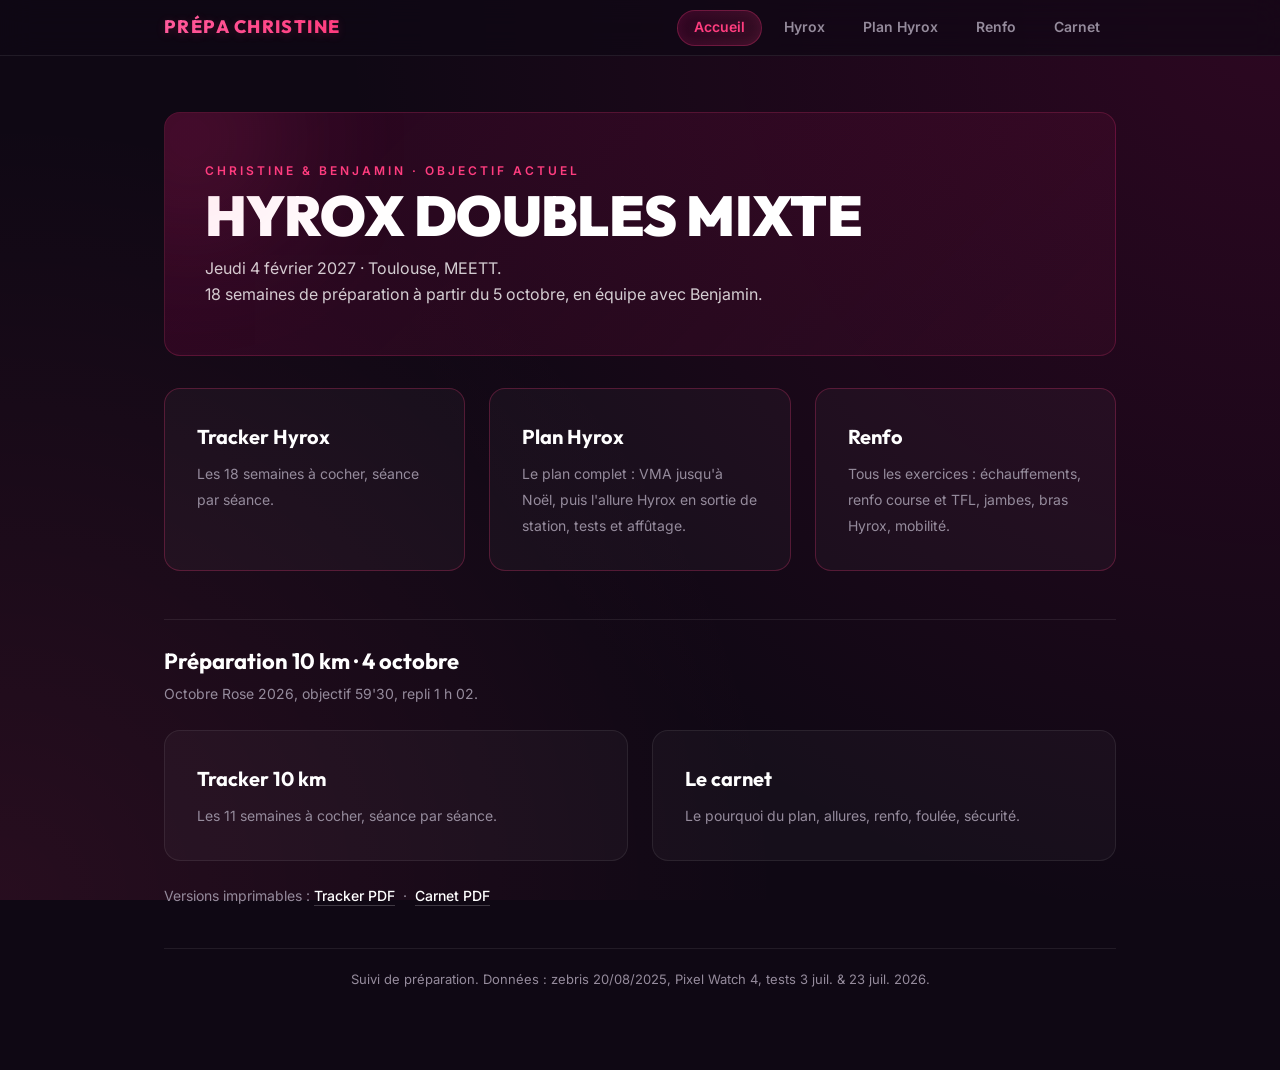
<file: index.html>
<!DOCTYPE html>
<html lang="fr">
<head>
<meta charset="utf-8">
<meta name="viewport" content="width=device-width, initial-scale=1, viewport-fit=cover">
<meta name="theme-color" content="#0F0814">
<meta name="description" content="Prépa Christine : Hyrox Doubles Mixte avec Benjamin le 4 février 2027 à Toulouse (18 semaines), et préparation 10 km du 4 octobre 2026.">
<title>Prépa Christine · Hyrox Doubles 2027 &amp; 10 km</title>
<link rel="stylesheet" href="style.css">
<link rel="manifest" href="manifest.json">
<link rel="apple-touch-icon" href="apple-touch-icon.png">
<meta name="apple-mobile-web-app-title" content="Hyrox">
<link rel="icon" type="image/png" href="icon-192.png">
<!-- View Transitions API -->
<meta name="view-transition" content="same-origin">
<style>
  .pdf { margin-top: 24px; font-size: 14px; color: var(--muted); }
  .pdf a { color: #fff; font-weight: 500; text-decoration: underline; text-decoration-color: rgba(255,255,255,0.2); text-underline-offset: 4px; }
  .pdf a:hover { color: var(--hot); text-decoration-color: var(--hot); }
  .group { margin-top: 48px; padding-top: 24px; border-top: 1px solid var(--border); }
  .group h2 { font-family: var(--font-disp); font-weight: 700; font-size: 22px; margin: 0 0 4px; color: #fff; }
  .group .sub { margin: 0; font-size: 14px; color: var(--muted); }
  .cards.hyrox a.card { border-color: rgba(255,61,127,0.25); }
  .cards.hyrox { grid-template-columns: repeat(3, 1fr); }
  @media (max-width: 719px) {
    .cards { grid-template-columns: 1fr; }
  }
</style>
</head>
<body>

<header class="shell">
  <div class="shell-inner">
    <a class="shell-brand" href="index.html">Prépa Christine</a>
    <nav class="shell-nav" aria-label="Navigation">
      <a href="index.html" class="shell-tab active" aria-current="page">Accueil</a>
      <a href="Christine_Hyrox_Tracker.html" class="shell-tab">Hyrox</a>
      <a href="Christine_Hyrox_Fevrier.html" class="shell-tab"><span class="tab-long">Plan Hyrox</span><span class="tab-short">Plan</span></a>
      <a href="Christine_Renfo.html" class="shell-tab">Renfo</a>
      <a href="Christine_10K_Carnet.html" class="shell-tab">Carnet</a>
    </nav>
  </div>
</header>

<div class="wrap">
  <div class="hero">
    <div class="k">Christine &amp; Benjamin · Objectif actuel</div>
    <h1>Hyrox Doubles Mixte</h1>
    <p>Jeudi 4 février 2027 · Toulouse, MEETT.<br>18 semaines de préparation à partir du 5 octobre, en équipe avec Benjamin.</p>
  </div>

  <div class="cards hyrox">
    <a class="card" href="Christine_Hyrox_Tracker.html">
      <b>Tracker Hyrox</b>
      <span>Les 18 semaines à cocher, séance par séance.</span>
    </a>
    <a class="card" href="Christine_Hyrox_Fevrier.html">
      <b>Plan Hyrox</b>
      <span>Le plan complet : VMA jusqu'à Noël, puis l'allure Hyrox en sortie de station, tests et affûtage.</span>
    </a>
    <a class="card" href="Christine_Renfo.html">
      <b>Renfo</b>
      <span>Tous les exercices : échauffements, renfo course et TFL, jambes, bras Hyrox, mobilité.</span>
    </a>
  </div>

  <section class="group" aria-labelledby="g10k">
    <h2 id="g10k">Préparation 10 km · 4 octobre</h2>
    <p class="sub">Octobre Rose 2026, objectif 59'30, repli 1 h 02.</p>

    <div class="cards">
      <a class="card" href="Christine_10K_Tracker.html">
        <b>Tracker 10 km</b>
        <span>Les 11 semaines à cocher, séance par séance.</span>
      </a>
      <a class="card" href="Christine_10K_Carnet.html">
        <b>Le carnet</b>
        <span>Le pourquoi du plan, allures, renfo, foulée, sécurité.</span>
      </a>
    </div>

    <p class="pdf">Versions imprimables : <a href="Christine_10K_Tracker.pdf">Tracker PDF</a> &nbsp;·&nbsp; <a href="Christine_10K_Carnet.pdf">Carnet PDF</a></p>
  </section>

  <footer class="site-footer">Suivi de préparation. Données : zebris 20/08/2025, Pixel Watch 4, tests 3 juil. &amp; 23 juil. 2026.</footer>
</div>

<script>
if ('serviceWorker' in navigator) {
  window.addEventListener('load', function () {
    navigator.serviceWorker.register('sw.js').catch(function () { /* pas bloquant */ });
  });
}
</script>

</body>
</html>
</file>
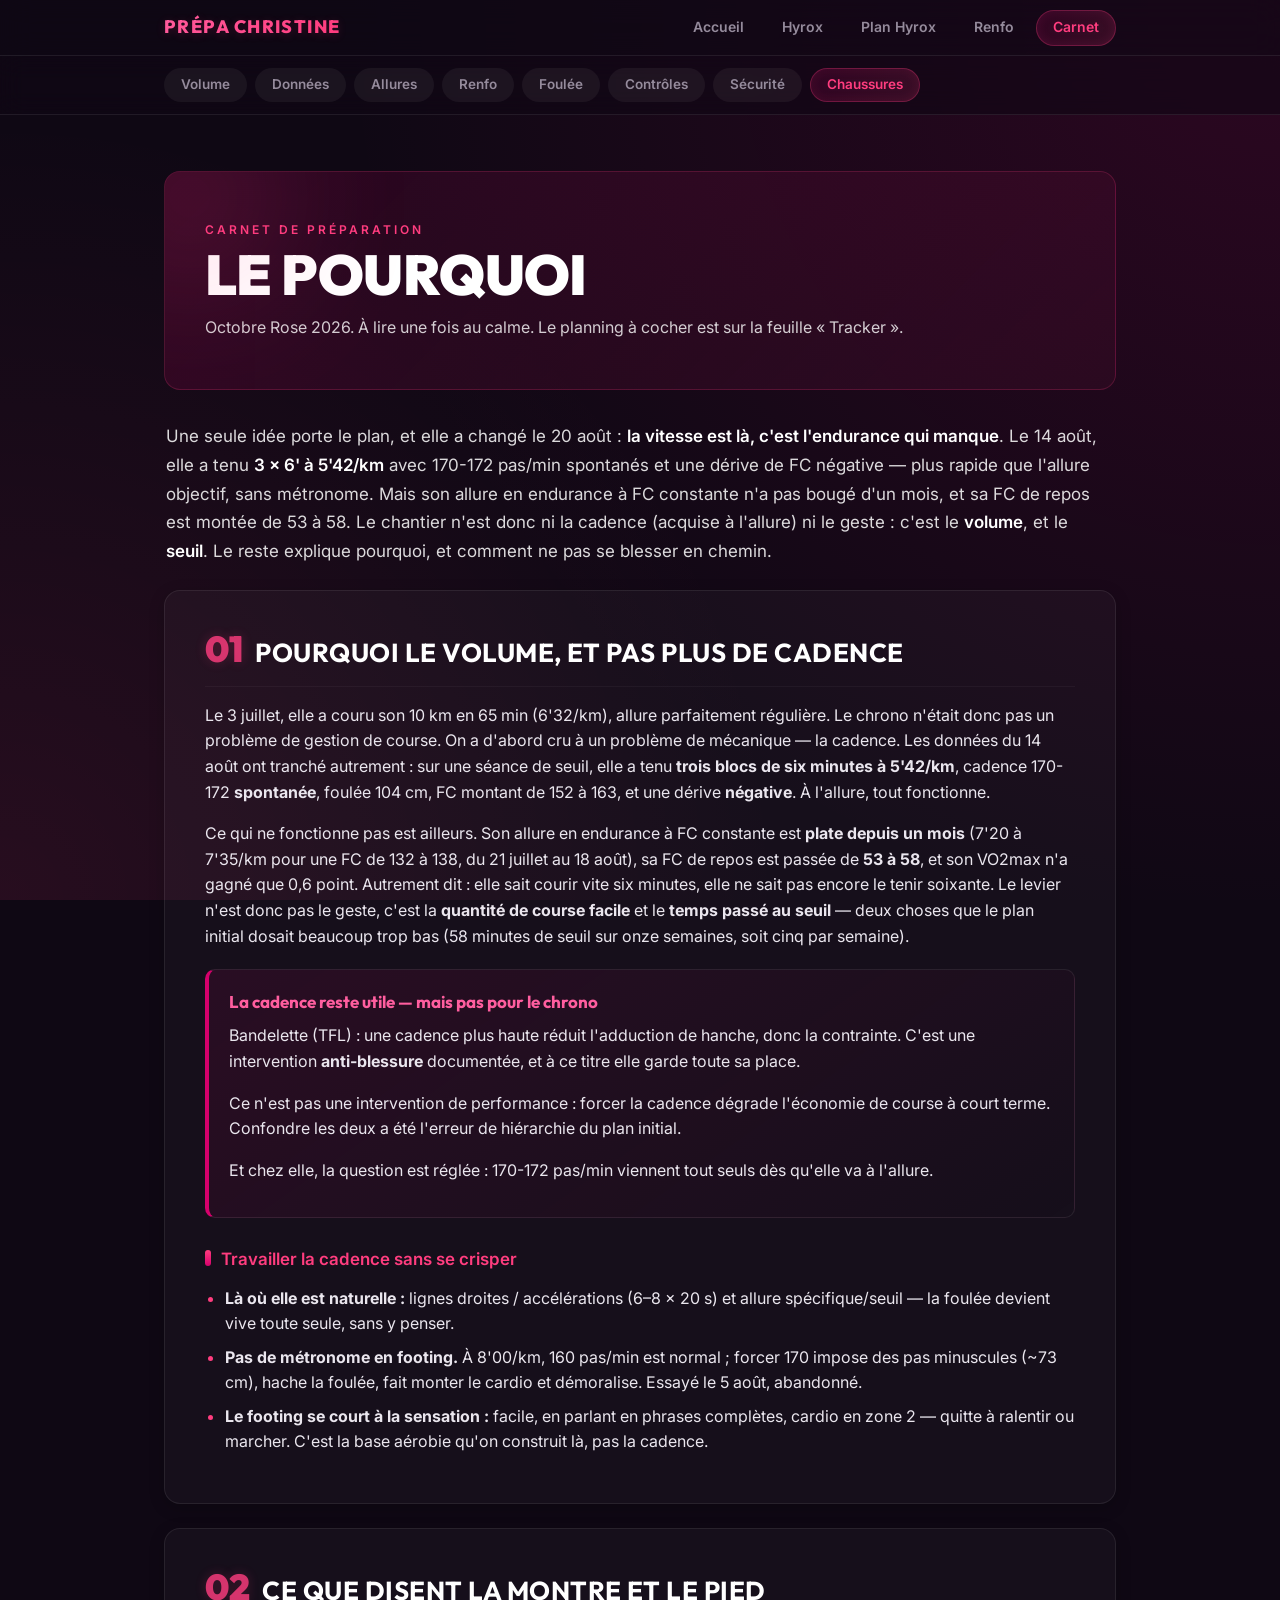
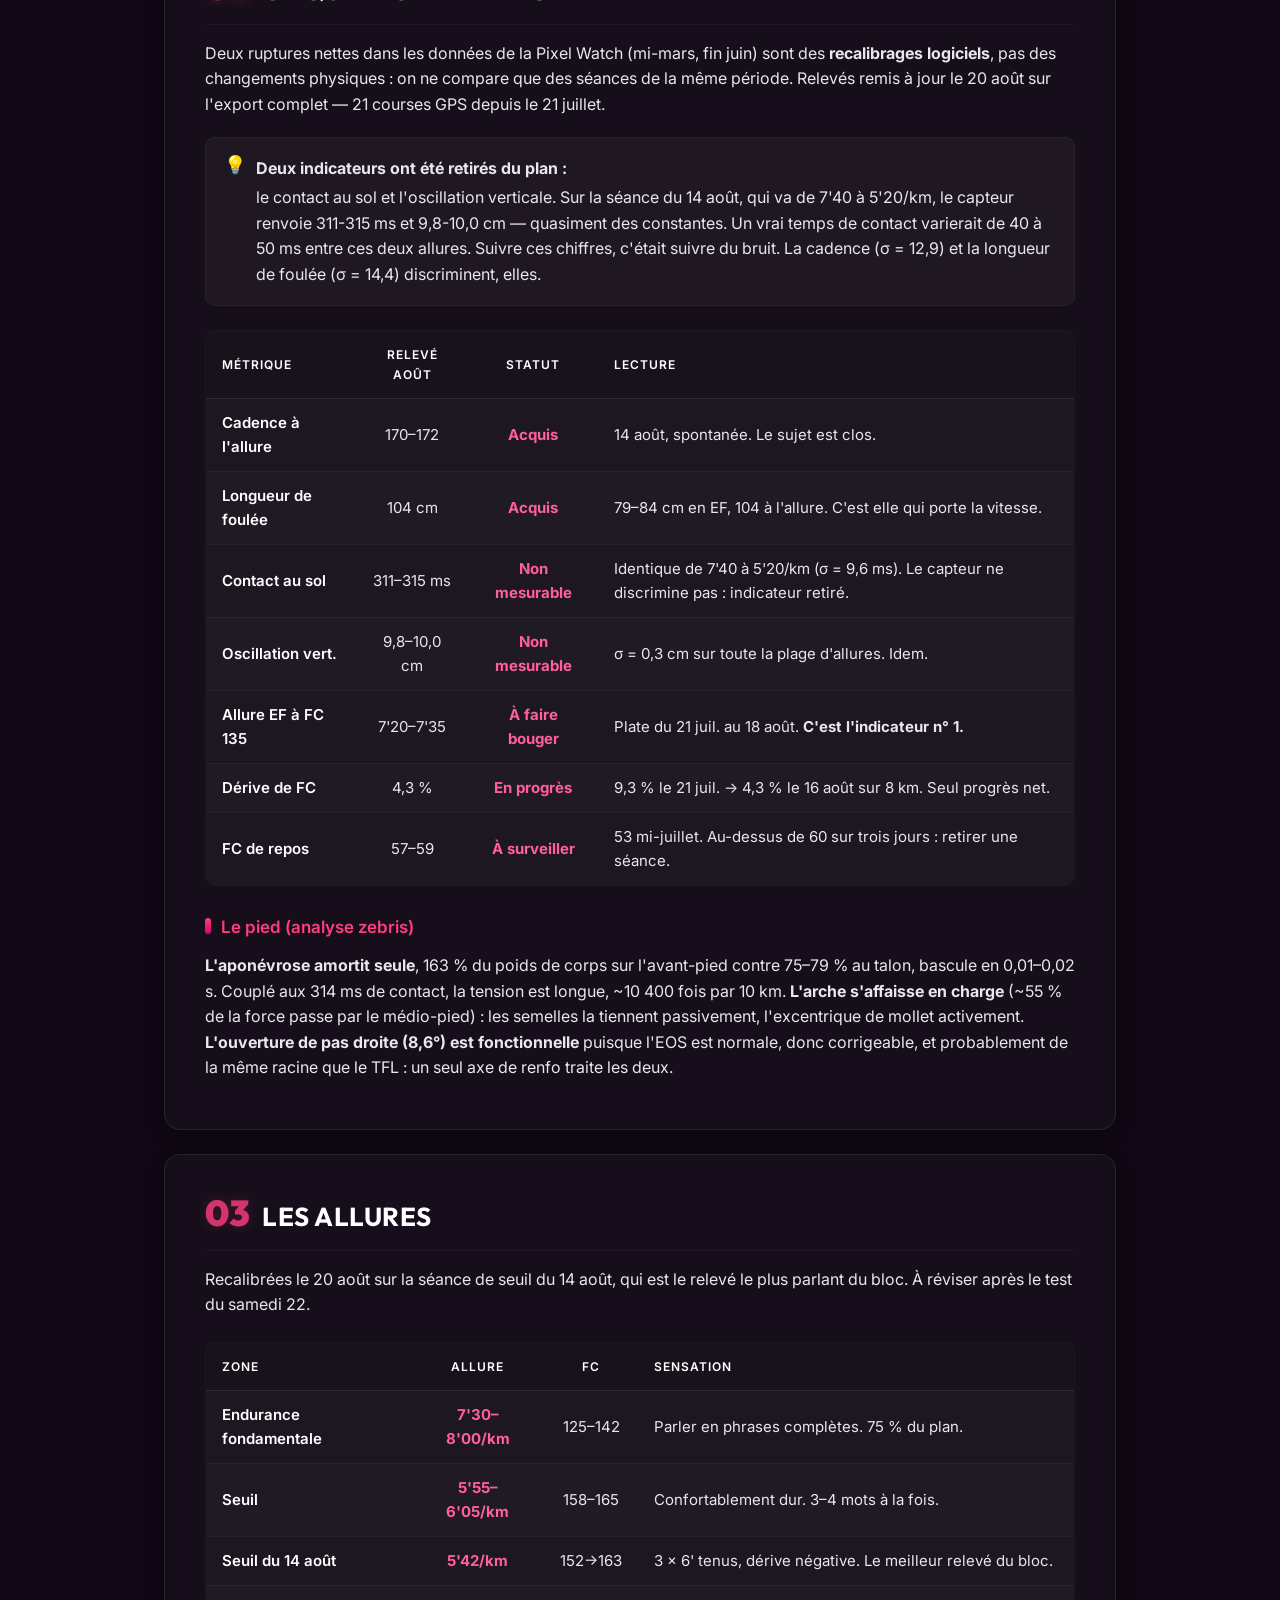
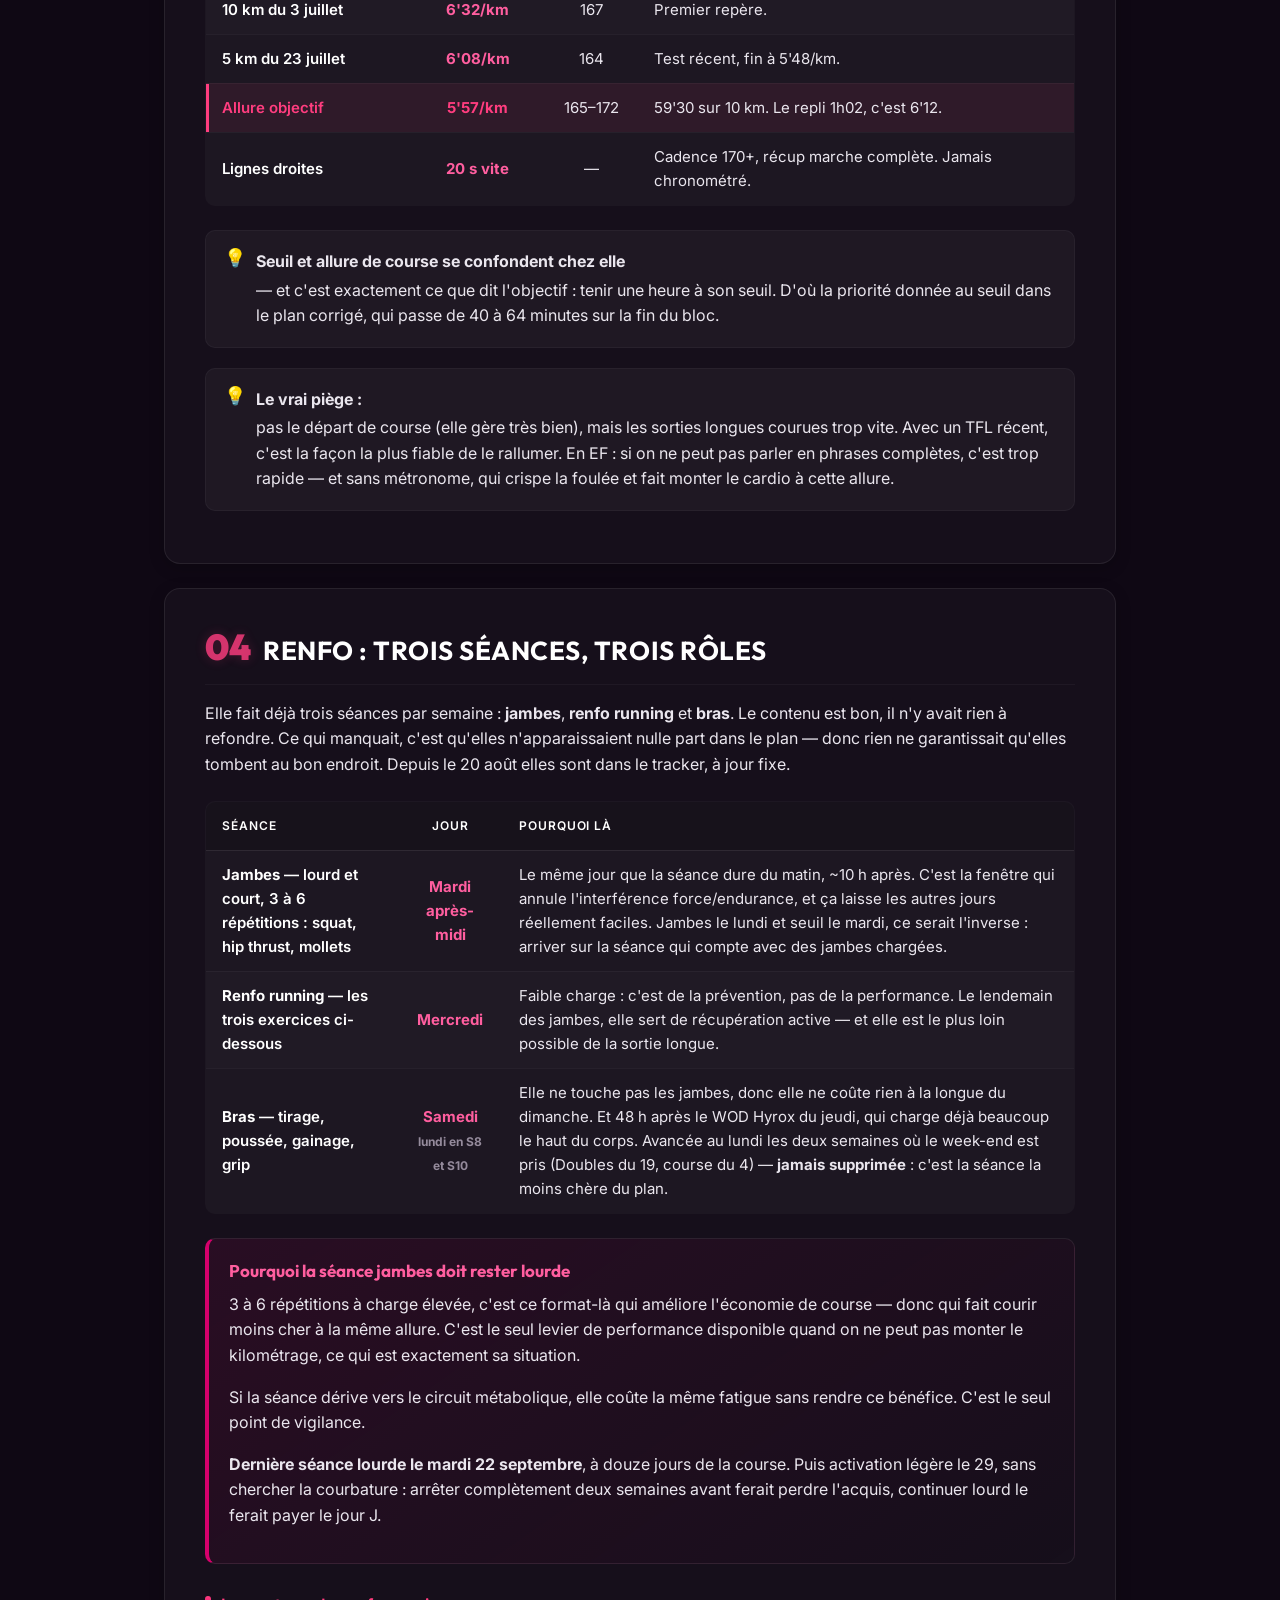
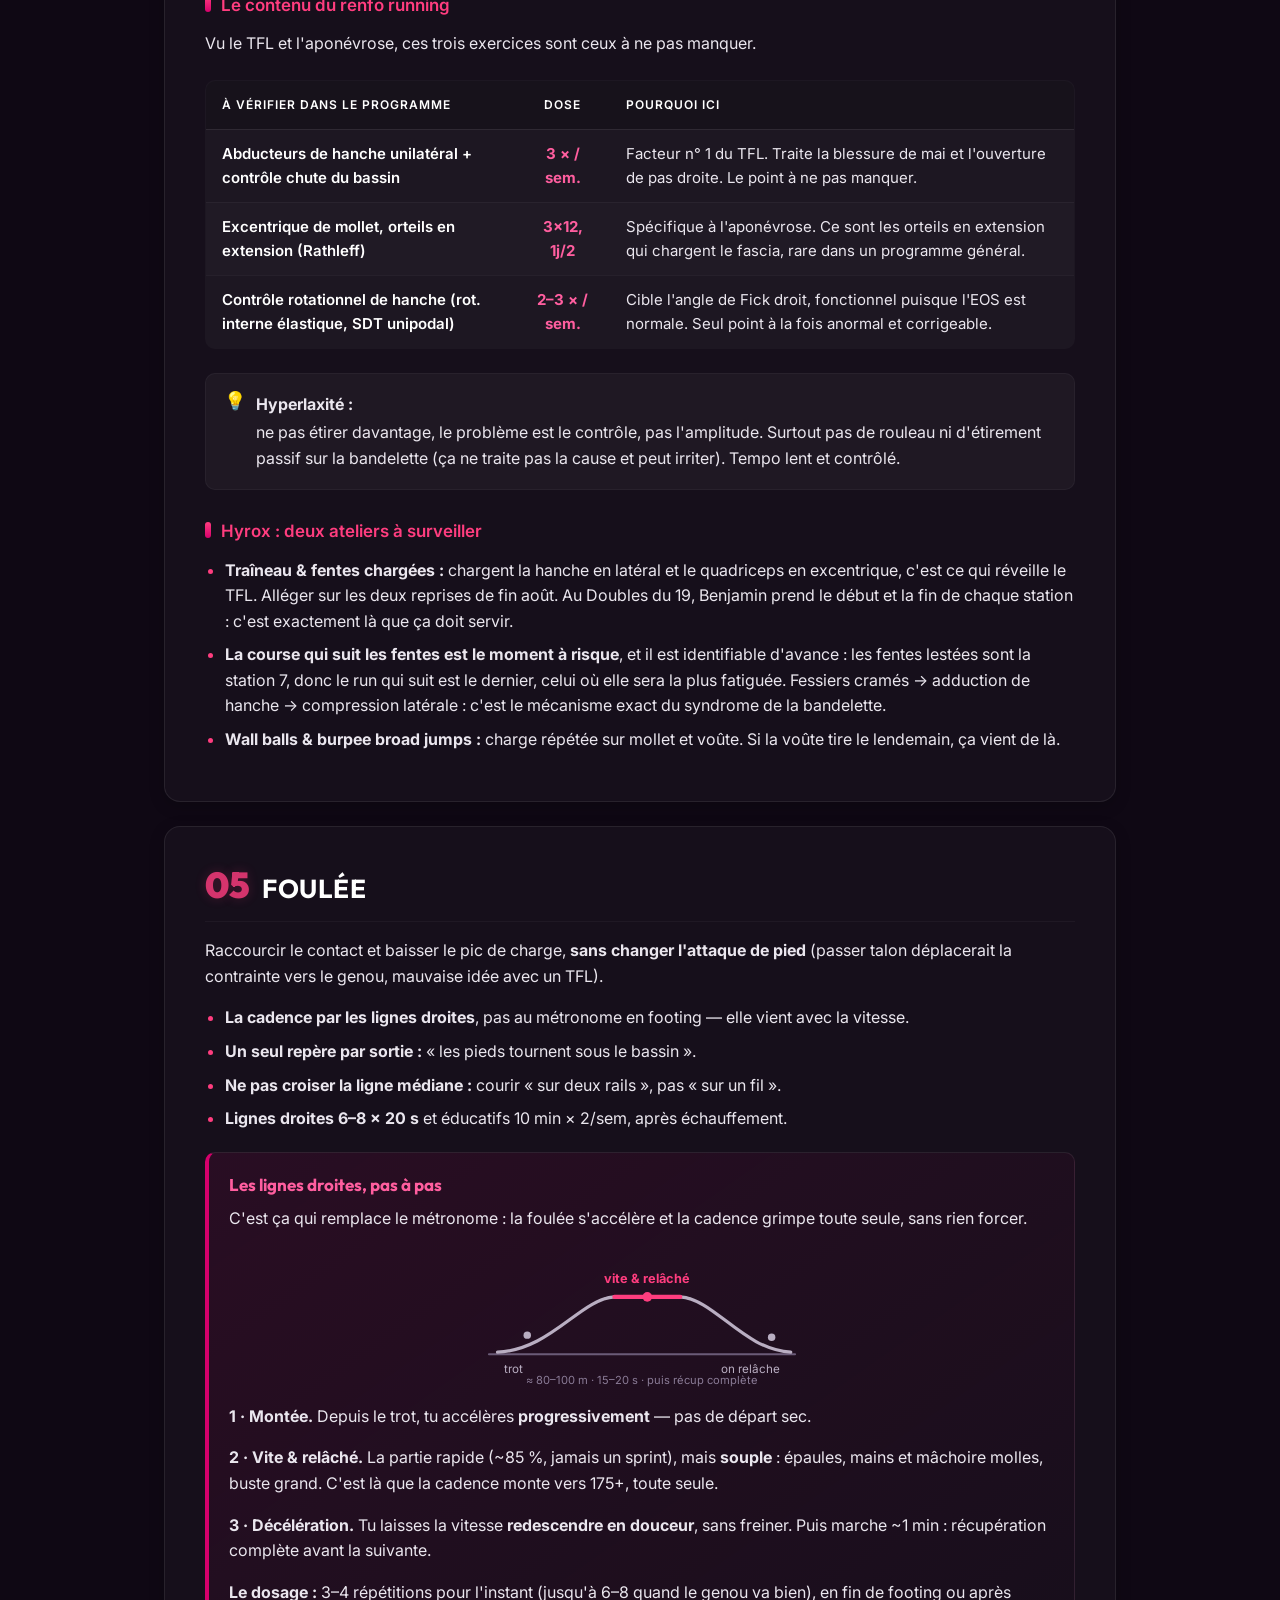
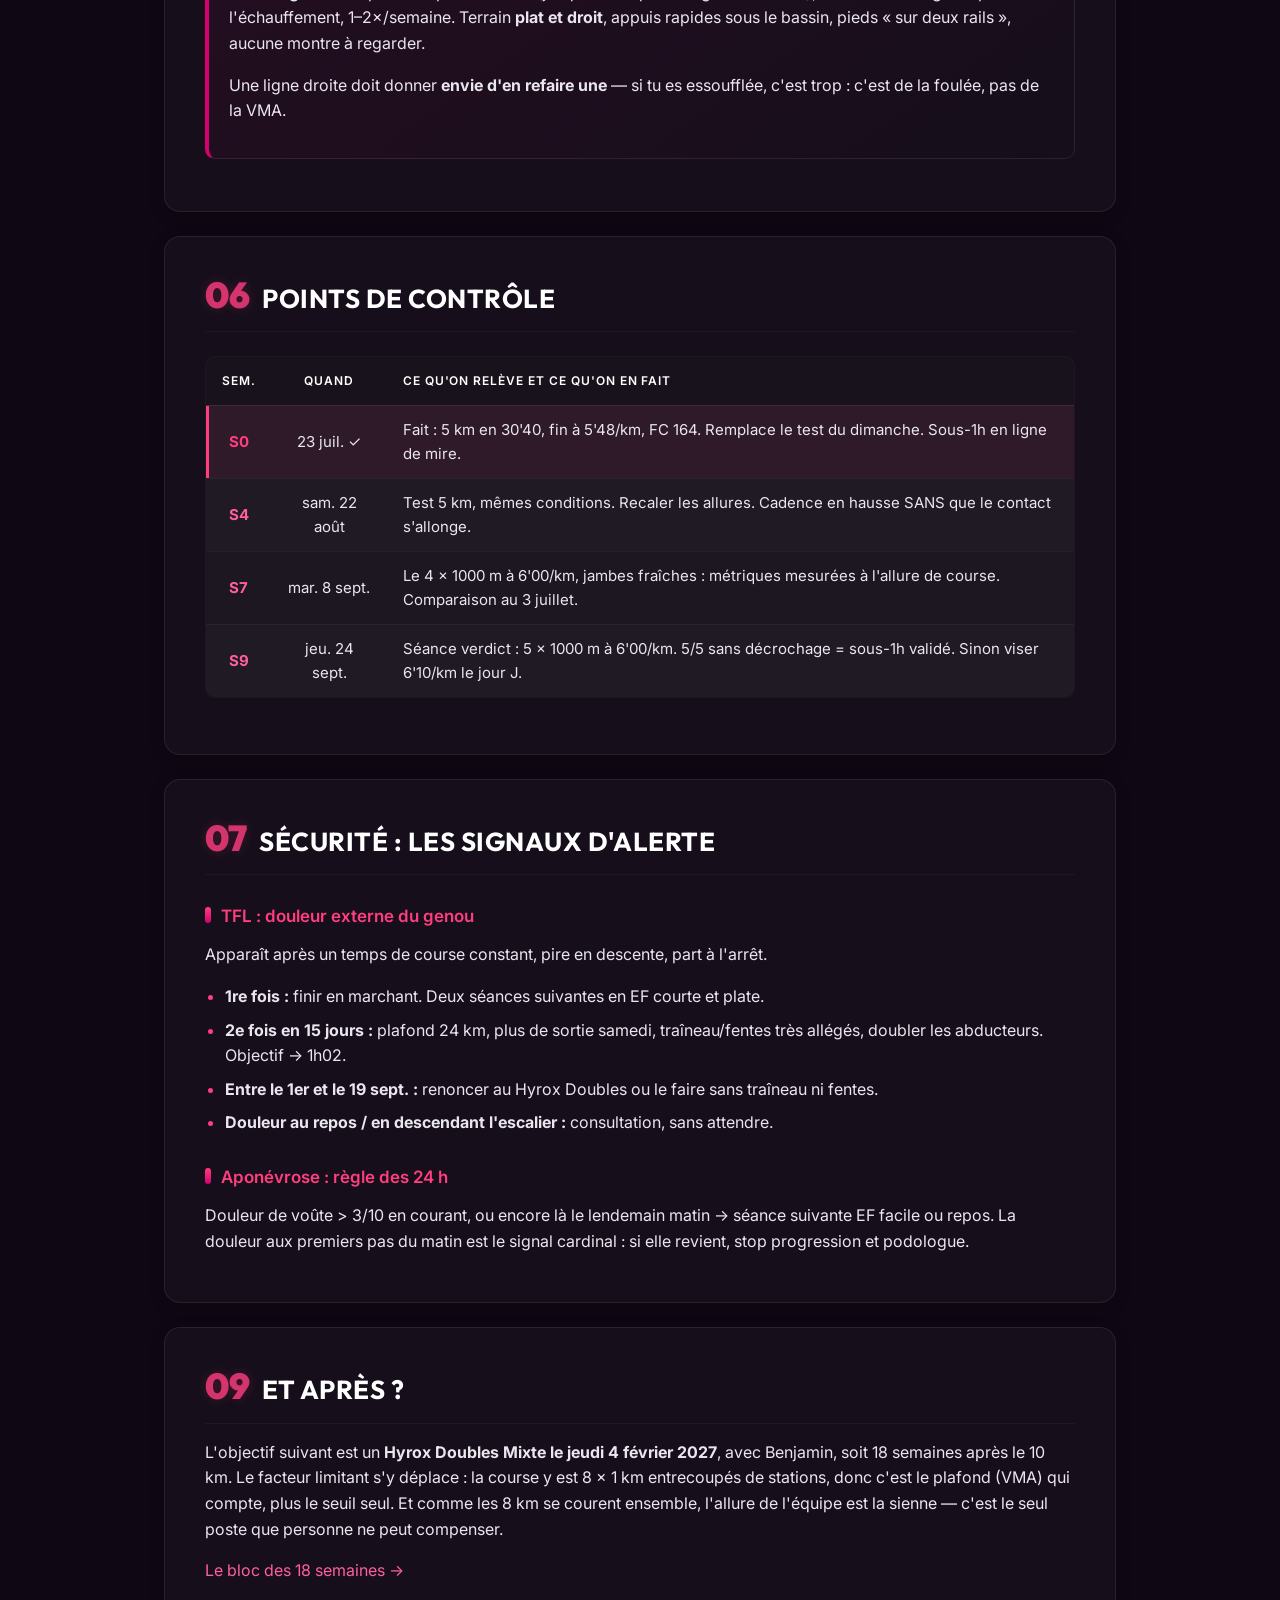
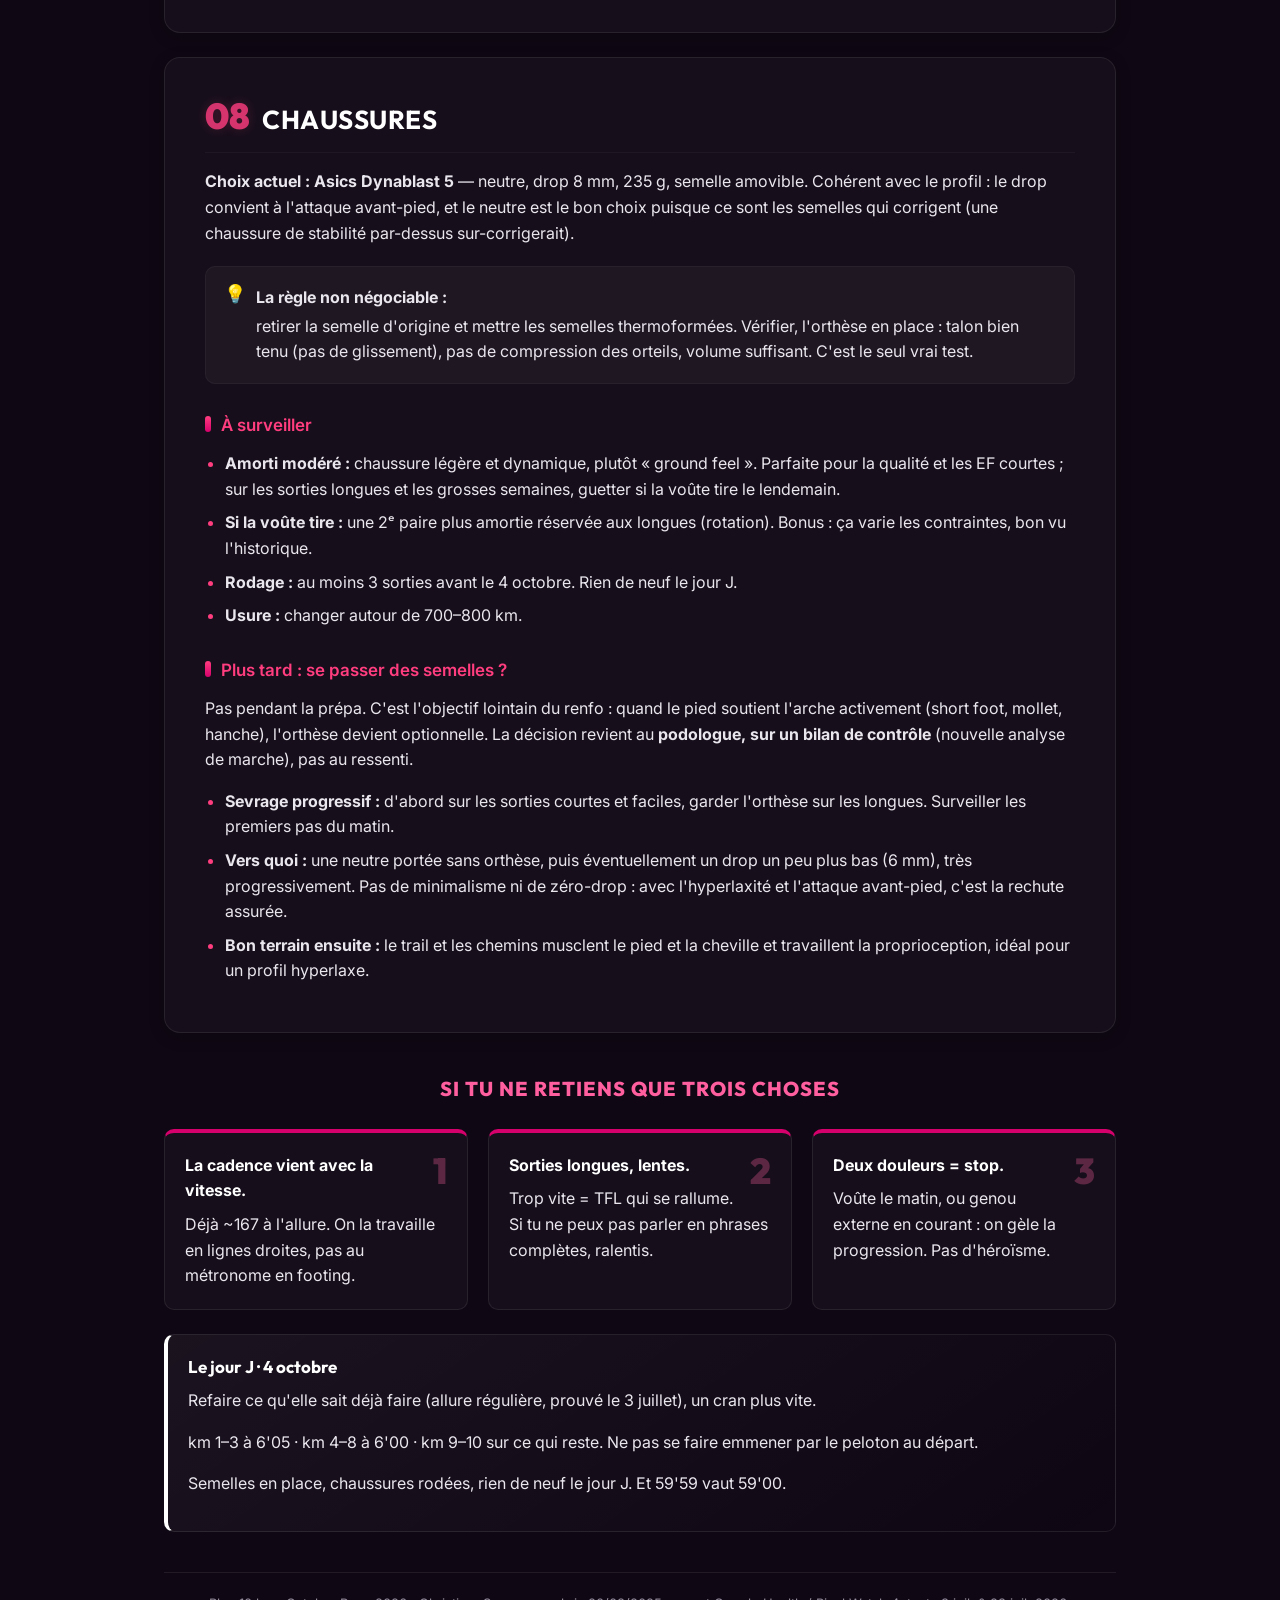
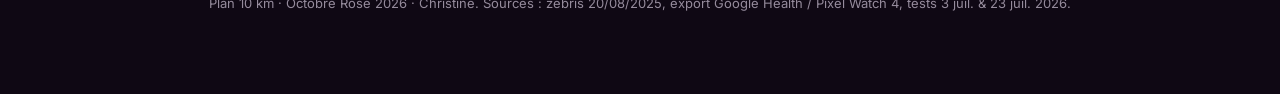
<file: Christine_10K_Carnet.html>
<!DOCTYPE html>
<html lang="fr">
<head>
<meta charset="utf-8">
<meta name="viewport" content="width=device-width, initial-scale=1, viewport-fit=cover">
<meta name="theme-color" content="#0F0814">
<meta name="description" content="Carnet de préparation 10 km — cadence, allures, muscu, foulée, sécurité. Plan 11 semaines.">
<title>Carnet 10 km · Christine · Octobre Rose 2026</title>
<link rel="stylesheet" href="style.css">
<link rel="manifest" href="manifest.json">
<link rel="apple-touch-icon" href="apple-touch-icon.png">
<meta name="apple-mobile-web-app-title" content="Hyrox">
<link rel="icon" type="image/png" href="icon-192.png">
<!-- View Transitions API -->
<meta name="view-transition" content="same-origin">
<style>
  /* ===== TOC BAR (anchor nav, glassmorphism) ===== */
  .toc-bar {
    position: sticky; top: var(--shell-h); z-index: 40;
    background: rgba(15, 8, 20, 0.6);
    backdrop-filter: blur(12px);
    -webkit-backdrop-filter: blur(12px);
    border-bottom: 1px solid var(--border);
  }
  .toc-nav {
    display: flex; gap: 8px; overflow-x: auto; padding: 12px 16px;
    scroll-snap-type: x proximity; -webkit-overflow-scrolling: touch;
    scrollbar-width: none; max-width: 1000px; margin: 0 auto;
  }
  .toc-nav::-webkit-scrollbar { display: none; }
  .toc-nav a {
    scroll-snap-align: start; flex: 0 0 auto;
    display: inline-flex; align-items: center; min-height: 34px;
    padding: 0 16px; border-radius: 20px;
    background: rgba(255,255,255,0.05); color: var(--muted);
    border: 1px solid transparent;
    text-decoration: none; font-size: 13.5px; font-weight: 600; white-space: nowrap;
    transition: all 0.2s cubic-bezier(0.4, 0, 0.2, 1);
  }
  .toc-nav a:hover { background: rgba(255,255,255,0.1); color: var(--txt); }
  .toc-nav a:active { transform: scale(0.96); }
  .toc-nav a.on {
    background: linear-gradient(120deg, rgba(214,0,108,0.15), rgba(255,61,127,0.15));
    color: var(--hot); border-color: rgba(255,61,127,0.3);
    box-shadow: 0 0 12px rgba(255,61,127,0.1) inset;
  }

  /* ===== CONTENT ===== */
  .lead { font-size: 17px; margin: 24px 2px; color: rgba(255,255,255,0.85); font-weight: 400; line-height: 1.7; }
  .lead b { color: #fff; font-weight: 600; }

  /* ===== SECTIONS ===== */
  section {
    scroll-margin-top: calc(var(--shell-h) + 60px);
    background: var(--surface);
    border: 1px solid var(--border);
    border-radius: var(--radius);
    padding: 16px 20px 24px;
    margin: 24px 0;
    box-shadow: 0 4px 16px rgba(0,0,0,0.2);
  }
  
  .sech {
    display: flex; align-items: baseline; gap: 12px;
    border-bottom: 1px solid var(--border-light);
    padding: 16px 0 12px; margin-bottom: 16px;
  }
  .sech .num {
    font-family: var(--font-disp); color: rgba(255,61,127,0.8);
    font-weight: 900; font-size: 32px; line-height: 1;
    text-shadow: 0 0 12px rgba(255,61,127,0.2);
  }
  .sech h2 {
    font-family: var(--font-disp); text-transform: uppercase;
    letter-spacing: .02em; color: #fff; font-size: 22px; margin: 0; font-weight: 700;
  }
  
  h3 { color: var(--hot); font-size: 17px; margin: 28px 0 12px; font-weight: 600; }
  h3::before {
    content: ""; display: inline-block; width: 6px; height: 16px;
    background: linear-gradient(180deg, var(--hot), var(--brand));
    margin-right: 10px; vertical-align: -1px; border-radius: 4px;
  }

  /* ===== RAPPELS ===== */
  .rems { display: grid; grid-template-columns: 1fr; gap: 16px; margin: 24px 0; }
  .rem {
    background: var(--surface); border: 1px solid var(--border);
    border-top: 4px solid var(--brand); border-radius: var(--radius-sm);
    padding: 20px; transition: transform 0.2s;
  }
  .rem:hover { transform: translateY(-2px); border-top-color: var(--hot); background: var(--surface-hover); }
  .rem .n {
    font-family: var(--font-disp); color: var(--brand-dk); font-weight: 900;
    font-size: 36px; line-height: 1; float: right; opacity: 0.3;
  }
  .rem b { display: block; margin-bottom: 8px; color: #fff; font-size: 16px; }
  
  .closing {
    font-family: var(--font-disp); text-transform: uppercase;
    letter-spacing: .05em; color: var(--brand-dk); font-size: 20px;
    margin: 40px 0 16px; font-weight: 800; text-align: center;
  }

  /* ===== DESKTOP ===== */
  @media (min-width: 720px) {
    .toc-nav { padding: 12px 24px; }
    section { padding: 24px 40px 32px; }
    .sech h2 { font-size: 26px; } .sech .num { font-size: 36px; }
    .rems { grid-template-columns: repeat(3, 1fr); gap: 20px; }
  }
  
  @media print {
    .toc-bar { display: none; } section { box-shadow: none; padding: 0 0 16px; border: none; }
  }
</style>
</head>
<body>

<header class="shell">
  <div class="shell-inner">
    <a class="shell-brand" href="index.html">Prépa Christine</a>
    <nav class="shell-nav" aria-label="Navigation">
      <a href="index.html" class="shell-tab">Accueil</a>
      <a href="Christine_Hyrox_Tracker.html" class="shell-tab">Hyrox</a>
      <a href="Christine_Hyrox_Fevrier.html" class="shell-tab"><span class="tab-long">Plan Hyrox</span><span class="tab-short">Plan</span></a>
      <a href="Christine_Renfo.html" class="shell-tab">Renfo</a>
      <a href="Christine_10K_Carnet.html" class="shell-tab active" aria-current="page">Carnet</a>
    </nav>
  </div>
</header>

<div class="toc-bar">
  <nav class="toc-nav" aria-label="Aller à une section">
    <a href="#s1">Volume</a><a href="#s2">Données</a><a href="#s3">Allures</a>
    <a href="#s4">Renfo</a><a href="#s5">Foulée</a><a href="#s6">Contrôles</a><a href="#s7">Sécurité</a><a href="#s8">Chaussures</a>
  </nav>
</div>

<div class="wrap">

  <div class="hero">
    <div class="k">Carnet de préparation</div>
    <h1>Le pourquoi</h1>
    <p>Octobre Rose 2026. À lire une fois au calme. Le planning à cocher est sur la feuille « Tracker ».</p>
  </div>

  <p class="lead">Une seule idée porte le plan, et elle a changé le 20 août : <b>la vitesse est là, c'est l'endurance qui manque</b>. Le 14 août, elle a tenu <b>3 × 6' à 5'42/km</b> avec 170-172 pas/min spontanés et une dérive de FC négative — plus rapide que l'allure objectif, sans métronome. Mais son allure en endurance à FC constante n'a pas bougé d'un mois, et sa FC de repos est montée de 53 à 58. Le chantier n'est donc ni la cadence (acquise à l'allure) ni le geste : c'est le <b>volume</b>, et le <b>seuil</b>. Le reste explique pourquoi, et comment ne pas se blesser en chemin.</p>

  <section id="s1">
    <div class="sech"><span class="num disp">01</span><h2>Pourquoi le volume, et pas plus de cadence</h2></div>
    <p>Le 3 juillet, elle a couru son 10 km en 65 min (6'32/km), allure parfaitement régulière. Le chrono n'était donc pas un problème de gestion de course. On a d'abord cru à un problème de mécanique — la cadence. Les données du 14 août ont tranché autrement : sur une séance de seuil, elle a tenu <b>trois blocs de six minutes à 5'42/km</b>, cadence 170-172 <b>spontanée</b>, foulée 104 cm, FC montant de 152 à 163, et une dérive <b>négative</b>. À l'allure, tout fonctionne.</p>
    <p>Ce qui ne fonctionne pas est ailleurs. Son allure en endurance à FC constante est <b>plate depuis un mois</b> (7'20 à 7'35/km pour une FC de 132 à 138, du 21 juillet au 18 août), sa FC de repos est passée de <b>53 à 58</b>, et son VO2max n'a gagné que 0,6 point. Autrement dit : elle sait courir vite six minutes, elle ne sait pas encore le tenir soixante. Le levier n'est donc pas le geste, c'est la <b>quantité de course facile</b> et le <b>temps passé au seuil</b> — deux choses que le plan initial dosait beaucoup trop bas (58 minutes de seuil sur onze semaines, soit cinq par semaine).</p>
    
    <div class="co">
      <h4>La cadence reste utile — mais pas pour le chrono</h4>
      <p>Bandelette (TFL) : une cadence plus haute réduit l'adduction de hanche, donc la contrainte. C'est une intervention <b>anti-blessure</b> documentée, et à ce titre elle garde toute sa place.</p>
      <p>Ce n'est pas une intervention de performance : forcer la cadence dégrade l'économie de course à court terme. Confondre les deux a été l'erreur de hiérarchie du plan initial.</p>
      <p>Et chez elle, la question est réglée : 170-172 pas/min viennent tout seuls dès qu'elle va à l'allure.</p>
    </div>
    
    <h3>Travailler la cadence sans se crisper</h3>
    <ul>
      <li><b>Là où elle est naturelle :</b> lignes droites / accélérations (6–8 × 20 s) et allure spécifique/seuil — la foulée devient vive toute seule, sans y penser.</li>
      <li><b>Pas de métronome en footing.</b> À 8'00/km, 160 pas/min est normal ; forcer 170 impose des pas minuscules (~73 cm), hache la foulée, fait monter le cardio et démoralise. Essayé le 5 août, abandonné.</li>
      <li><b>Le footing se court à la sensation :</b> facile, en parlant en phrases complètes, cardio en zone 2 — quitte à ralentir ou marcher. C'est la base aérobie qu'on construit là, pas la cadence.</li>
    </ul>
  </section>

  <section id="s2">
    <div class="sech"><span class="num disp">02</span><h2>Ce que disent la montre et le pied</h2></div>
    <p>Deux ruptures nettes dans les données de la Pixel Watch (mi-mars, fin juin) sont des <b>recalibrages logiciels</b>, pas des changements physiques : on ne compare que des séances de la même période. Relevés remis à jour le 20 août sur l'export complet — 21 courses GPS depuis le 21 juillet.</p>
    <div class="tip"><b>Deux indicateurs ont été retirés du plan :</b> le contact au sol et l'oscillation verticale. Sur la séance du 14 août, qui va de 7'40 à 5'20/km, le capteur renvoie 311-315 ms et 9,8-10,0 cm — quasiment des constantes. Un vrai temps de contact varierait de 40 à 50 ms entre ces deux allures. Suivre ces chiffres, c'était suivre du bruit. La cadence (σ = 12,9) et la longueur de foulée (σ = 14,4) discriminent, elles.</div>
    
    <div class="tw"><table>
      <thead>
      <tr><th>Métrique</th><th class="ctr">Relevé août</th><th class="ctr">Statut</th><th>Lecture</th></tr>
      </thead><tbody>
      <tr><td class="l" data-label="Métrique">Cadence à l'allure</td><td class="ctr" data-label="Relevé">170–172</td><td class="ctr pk" data-label="Statut">Acquis</td><td data-label="Lecture">14 août, spontanée. Le sujet est clos.</td></tr>
      <tr><td class="l" data-label="Métrique">Longueur de foulée</td><td class="ctr" data-label="Relevé">104 cm</td><td class="ctr pk" data-label="Statut">Acquis</td><td data-label="Lecture">79–84 cm en EF, 104 à l'allure. C'est elle qui porte la vitesse.</td></tr>
      <tr><td class="l" data-label="Métrique">Contact au sol</td><td class="ctr" data-label="Relevé">311–315 ms</td><td class="ctr pk" data-label="Statut">Non mesurable</td><td data-label="Lecture">Identique de 7'40 à 5'20/km (σ = 9,6 ms). Le capteur ne discrimine pas : indicateur retiré.</td></tr>
      <tr><td class="l" data-label="Métrique">Oscillation vert.</td><td class="ctr" data-label="Relevé">9,8–10,0 cm</td><td class="ctr pk" data-label="Statut">Non mesurable</td><td data-label="Lecture">σ = 0,3 cm sur toute la plage d'allures. Idem.</td></tr>
      <tr><td class="l" data-label="Métrique">Allure EF à FC 135</td><td class="ctr" data-label="Relevé">7'20–7'35</td><td class="ctr pk" data-label="Statut">À faire bouger</td><td data-label="Lecture">Plate du 21 juil. au 18 août. <b>C'est l'indicateur n° 1.</b></td></tr>
      <tr><td class="l" data-label="Métrique">Dérive de FC</td><td class="ctr" data-label="Relevé">4,3 %</td><td class="ctr pk" data-label="Statut">En progrès</td><td data-label="Lecture">9,3 % le 21 juil. → 4,3 % le 16 août sur 8 km. Seul progrès net.</td></tr>
      <tr><td class="l" data-label="Métrique">FC de repos</td><td class="ctr" data-label="Relevé">57–59</td><td class="ctr pk" data-label="Statut">À surveiller</td><td data-label="Lecture">53 mi-juillet. Au-dessus de 60 sur trois jours : retirer une séance.</td></tr>
      </tbody>
    </table></div>
    
    <h3>Le pied (analyse zebris)</h3>
    <p><b>L'aponévrose amortit seule</b>, 163 % du poids de corps sur l'avant-pied contre 75–79 % au talon, bascule en 0,01–0,02 s. Couplé aux 314 ms de contact, la tension est longue, ~10 400 fois par 10 km. <b>L'arche s'affaisse en charge</b> (~55 % de la force passe par le médio-pied) : les semelles la tiennent passivement, l'excentrique de mollet activement. <b>L'ouverture de pas droite (8,6°) est fonctionnelle</b> puisque l'EOS est normale, donc corrigeable, et probablement de la même racine que le TFL : un seul axe de renfo traite les deux.</p>
  </section>

  <section id="s3">
    <div class="sech"><span class="num disp">03</span><h2>Les allures</h2></div>
    <p>Recalibrées le 20 août sur la séance de seuil du 14 août, qui est le relevé le plus parlant du bloc. À réviser après le test du samedi 22.</p>
    
    <div class="tw"><table>
      <thead>
      <tr><th>Zone</th><th class="ctr">Allure</th><th class="ctr">FC</th><th>Sensation</th></tr>
      </thead><tbody>
      <tr><td class="l" data-label="Zone">Endurance fondamentale</td><td class="ctr pk" data-label="Allure">7'30–8'00/km</td><td class="ctr" data-label="FC">125–142</td><td data-label="Sensation">Parler en phrases complètes. 75 % du plan.</td></tr>
      <tr><td class="l" data-label="Zone">Seuil</td><td class="ctr pk" data-label="Allure">5'55–6'05/km</td><td class="ctr" data-label="FC">158–165</td><td data-label="Sensation">Confortablement dur. 3–4 mots à la fois.</td></tr>
      <tr><td class="l" data-label="Zone">Seuil du 14 août</td><td class="ctr pk" data-label="Allure">5'42/km</td><td class="ctr" data-label="FC">152→163</td><td data-label="Sensation">3 × 6' tenus, dérive négative. Le meilleur relevé du bloc.</td></tr>
      <tr><td class="l" data-label="Zone">10 km du 3 juillet</td><td class="ctr pk" data-label="Allure">6'32/km</td><td class="ctr" data-label="FC">167</td><td data-label="Sensation">Premier repère.</td></tr>
      <tr><td class="l" data-label="Zone">5 km du 23 juillet</td><td class="ctr pk" data-label="Allure">6'08/km</td><td class="ctr" data-label="FC">164</td><td data-label="Sensation">Test récent, fin à 5'48/km.</td></tr>
      <tr class="hi"><td class="l" data-label="Zone">Allure objectif</td><td class="ctr pk" data-label="Allure">5'57/km</td><td class="ctr" data-label="FC">165–172</td><td data-label="Sensation">59'30 sur 10 km. Le repli 1h02, c'est 6'12.</td></tr>
      <tr><td class="l" data-label="Zone">Lignes droites</td><td class="ctr pk" data-label="Allure">20 s vite</td><td class="ctr" data-label="FC">—</td><td data-label="Sensation">Cadence 170+, récup marche complète. Jamais chronométré.</td></tr>
      </tbody>
    </table></div>
    <div class="tip"><b>Seuil et allure de course se confondent chez elle</b> — et c'est exactement ce que dit l'objectif : tenir une heure à son seuil. D'où la priorité donnée au seuil dans le plan corrigé, qui passe de 40 à 64 minutes sur la fin du bloc.</div>
    <div class="tip"><b>Le vrai piège :</b> pas le départ de course (elle gère très bien), mais les sorties longues courues trop vite. Avec un TFL récent, c'est la façon la plus fiable de le rallumer. En EF : si on ne peut pas parler en phrases complètes, c'est trop rapide — et sans métronome, qui crispe la foulée et fait monter le cardio à cette allure.</div>
  </section>

  <section id="s4">
    <div class="sech"><span class="num disp">04</span><h2>Renfo : trois séances, trois rôles</h2></div>
    <p>Elle fait déjà trois séances par semaine : <b>jambes</b>, <b>renfo running</b> et <b>bras</b>. Le contenu est bon, il n'y avait rien à refondre. Ce qui manquait, c'est qu'elles n'apparaissaient nulle part dans le plan — donc rien ne garantissait qu'elles tombent au bon endroit. Depuis le 20 août elles sont dans le tracker, à jour fixe.</p>

    <div class="tw"><table>
      <thead>
      <tr><th>Séance</th><th class="ctr">Jour</th><th>Pourquoi là</th></tr>
      </thead><tbody>
      <tr><td class="l" data-label="Séance"><b>Jambes</b> — lourd et court, 3 à 6 répétitions : squat, hip thrust, mollets</td><td class="ctr pk" data-label="Jour">Mardi<br>après-midi</td><td data-label="Pourquoi">Le même jour que la séance dure du matin, ~10 h après. C'est la fenêtre qui annule l'interférence force/endurance, et ça laisse les autres jours réellement faciles. Jambes le lundi et seuil le mardi, ce serait l'inverse : arriver sur la séance qui compte avec des jambes chargées.</td></tr>
      <tr><td class="l" data-label="Séance"><b>Renfo running</b> — les trois exercices ci-dessous</td><td class="ctr pk" data-label="Jour">Mercredi</td><td data-label="Pourquoi">Faible charge : c'est de la prévention, pas de la performance. Le lendemain des jambes, elle sert de récupération active — et elle est le plus loin possible de la sortie longue.</td></tr>
      <tr><td class="l" data-label="Séance"><b>Bras</b> — tirage, poussée, gainage, grip</td><td class="ctr pk" data-label="Jour">Samedi<br><span style="font-size:12px;color:var(--muted)">lundi en S8 et S10</span></td><td data-label="Pourquoi">Elle ne touche pas les jambes, donc elle ne coûte rien à la longue du dimanche. Et 48 h après le WOD Hyrox du jeudi, qui charge déjà beaucoup le haut du corps. Avancée au lundi les deux semaines où le week-end est pris (Doubles du 19, course du 4) — <b>jamais supprimée</b> : c'est la séance la moins chère du plan.</td></tr>
      </tbody>
    </table></div>

    <div class="co">
      <h4>Pourquoi la séance jambes doit rester lourde</h4>
      <p>3 à 6 répétitions à charge élevée, c'est ce format-là qui améliore l'économie de course — donc qui fait courir moins cher à la même allure. C'est le seul levier de performance disponible quand on ne peut pas monter le kilométrage, ce qui est exactement sa situation.</p>
      <p>Si la séance dérive vers le circuit métabolique, elle coûte la même fatigue sans rendre ce bénéfice. C'est le seul point de vigilance.</p>
      <p><b>Dernière séance lourde le mardi 22 septembre</b>, à douze jours de la course. Puis activation légère le 29, sans chercher la courbature : arrêter complètement deux semaines avant ferait perdre l'acquis, continuer lourd le ferait payer le jour J.</p>
    </div>

    <h3>Le contenu du renfo running</h3>
    <p>Vu le TFL et l'aponévrose, ces trois exercices sont ceux à ne pas manquer.</p>
    
    <div class="tw"><table>
      <thead>
      <tr><th>À vérifier dans le programme</th><th class="ctr">Dose</th><th>Pourquoi ici</th></tr>
      </thead><tbody>
      <tr><td class="l" data-label="Exercice">Abducteurs de hanche unilatéral + contrôle chute du bassin</td><td class="ctr pk" data-label="Dose">3 × / sem.</td><td data-label="Pourquoi">Facteur n° 1 du TFL. Traite la blessure de mai et l'ouverture de pas droite. Le point à ne pas manquer.</td></tr>
      <tr><td class="l" data-label="Exercice">Excentrique de mollet, orteils en extension (Rathleff)</td><td class="ctr pk" data-label="Dose">3×12, 1j/2</td><td data-label="Pourquoi">Spécifique à l'aponévrose. Ce sont les orteils en extension qui chargent le fascia, rare dans un programme général.</td></tr>
      <tr><td class="l" data-label="Exercice">Contrôle rotationnel de hanche (rot. interne élastique, SDT unipodal)</td><td class="ctr pk" data-label="Dose">2–3 × / sem.</td><td data-label="Pourquoi">Cible l'angle de Fick droit, fonctionnel puisque l'EOS est normale. Seul point à la fois anormal et corrigeable.</td></tr>
      </tbody>
    </table></div>
    
    <div class="tip"><b>Hyperlaxité :</b> ne pas étirer davantage, le problème est le contrôle, pas l'amplitude. Surtout pas de rouleau ni d'étirement passif sur la bandelette (ça ne traite pas la cause et peut irriter). Tempo lent et contrôlé.</div>
    
    <h3>Hyrox : deux ateliers à surveiller</h3>
    <ul>
      <li><b>Traîneau &amp; fentes chargées :</b> chargent la hanche en latéral et le quadriceps en excentrique, c'est ce qui réveille le TFL. Alléger sur les deux reprises de fin août. Au Doubles du 19, Benjamin prend le début et la fin de chaque station : c'est exactement là que ça doit servir.</li>
      <li><b>La course qui suit les fentes est le moment à risque</b>, et il est identifiable d'avance : les fentes lestées sont la station 7, donc le run qui suit est le dernier, celui où elle sera la plus fatiguée. Fessiers cramés → adduction de hanche → compression latérale : c'est le mécanisme exact du syndrome de la bandelette.</li>
      <li><b>Wall balls &amp; burpee broad jumps :</b> charge répétée sur mollet et voûte. Si la voûte tire le lendemain, ça vient de là.</li>
    </ul>
  </section>

  <section id="s5">
    <div class="sech"><span class="num disp">05</span><h2>Foulée</h2></div>
    <p>Raccourcir le contact et baisser le pic de charge, <b>sans changer l'attaque de pied</b> (passer talon déplacerait la contrainte vers le genou, mauvaise idée avec un TFL).</p>
    <ul>
      <li><b>La cadence par les lignes droites</b>, pas au métronome en footing — elle vient avec la vitesse.</li>
      <li><b>Un seul repère par sortie :</b> « les pieds tournent sous le bassin ».</li>
      <li><b>Ne pas croiser la ligne médiane :</b> courir « sur deux rails », pas « sur un fil ».</li>
      <li><b>Lignes droites 6–8 × 20 s</b> et éducatifs 10 min × 2/sem, après échauffement.</li>
    </ul>

    <div class="co">
      <h4>Les lignes droites, pas à pas</h4>
      <p>C'est ça qui remplace le métronome : la foulée s'accélère et la cadence grimpe toute seule, sans rien forcer.</p>
      <svg viewBox="0 0 320 132" role="img" aria-label="Profil d'une ligne droite : accélération progressive, portion rapide et relâchée, puis décélération, suivie d'une récupération complète" style="width:100%;max-width:340px;height:auto;display:block;margin:10px auto 16px">
        <line x1="16" y1="100" x2="304" y2="100" stroke="#6b5b78" stroke-width="2" stroke-linecap="round"/>
        <path d="M24 98 C 74 96 102 48 134 46 L 196 46 C 228 48 256 96 300 98" fill="none" stroke="#b9aec2" stroke-width="3" stroke-linecap="round"/>
        <path d="M134 46 L196 46" stroke="#ff3d7f" stroke-width="4" stroke-linecap="round"/>
        <circle cx="52" cy="82" r="3.5" fill="#b9aec2"/>
        <circle cx="165" cy="46" r="4.5" fill="#ff3d7f"/>
        <circle cx="282" cy="84" r="3.5" fill="#b9aec2"/>
        <text x="30" y="118" fill="#b9aec2" font-size="11">trot</text>
        <text x="165" y="33" fill="#ff3d7f" font-size="12" font-weight="700" text-anchor="middle">vite &amp; relâché</text>
        <text x="290" y="118" fill="#b9aec2" font-size="11" text-anchor="end">on relâche</text>
        <text x="160" y="128" fill="#8a7b96" font-size="10.5" text-anchor="middle">≈ 80–100 m · 15–20 s · puis récup complète</text>
      </svg>
      <p><b>1 · Montée.</b> Depuis le trot, tu accélères <b>progressivement</b> — pas de départ sec.</p>
      <p><b>2 · Vite &amp; relâché.</b> La partie rapide (~85 %, jamais un sprint), mais <b>souple</b> : épaules, mains et mâchoire molles, buste grand. C'est là que la cadence monte vers 175+, toute seule.</p>
      <p><b>3 · Décélération.</b> Tu laisses la vitesse <b>redescendre en douceur</b>, sans freiner. Puis marche ~1 min : récupération complète avant la suivante.</p>
      <p><b>Le dosage :</b> 3–4 répétitions pour l'instant (jusqu'à 6–8 quand le genou va bien), en fin de footing ou après l'échauffement, 1–2×/semaine. Terrain <b>plat et droit</b>, appuis rapides sous le bassin, pieds « sur deux rails », aucune montre à regarder.</p>
      <p>Une ligne droite doit donner <b>envie d'en refaire une</b> — si tu es essoufflée, c'est trop : c'est de la foulée, pas de la VMA.</p>
    </div>
  </section>

  <section id="s6">
    <div class="sech"><span class="num disp">06</span><h2>Points de contrôle</h2></div>
    <div class="tw"><table>
      <thead>
      <tr><th class="ctr">Sem.</th><th class="ctr">Quand</th><th>Ce qu'on relève et ce qu'on en fait</th></tr>
      </thead><tbody>
      <tr class="hi"><td class="ctr pk" data-label="Semaine">S0</td><td class="ctr" data-label="Quand">23 juil. ✓</td><td data-label="Détail">Fait : 5 km en 30'40, fin à 5'48/km, FC 164. Remplace le test du dimanche. Sous-1h en ligne de mire.</td></tr>
      <tr><td class="ctr pk" data-label="Semaine">S4</td><td class="ctr" data-label="Quand">sam. 22 août</td><td data-label="Détail">Test 5 km, mêmes conditions. Recaler les allures. Cadence en hausse SANS que le contact s'allonge.</td></tr>
      <tr><td class="ctr pk" data-label="Semaine">S7</td><td class="ctr" data-label="Quand">mar. 8 sept.</td><td data-label="Détail">Le 4 × 1000 m à 6'00/km, jambes fraîches : métriques mesurées à l'allure de course. Comparaison au 3 juillet.</td></tr>
      <tr><td class="ctr pk" data-label="Semaine">S9</td><td class="ctr" data-label="Quand">jeu. 24 sept.</td><td data-label="Détail">Séance verdict : 5 × 1000 m à 6'00/km. 5/5 sans décrochage = sous-1h validé. Sinon viser 6'10/km le jour J.</td></tr>
      </tbody>
    </table></div>
  </section>

  <section id="s7">
    <div class="sech"><span class="num disp">07</span><h2>Sécurité : les signaux d'alerte</h2></div>
    <h3>TFL : douleur externe du genou</h3>
    <p>Apparaît après un temps de course constant, pire en descente, part à l'arrêt.</p>
    <ul>
      <li><b>1re fois :</b> finir en marchant. Deux séances suivantes en EF courte et plate.</li>
      <li><b>2e fois en 15 jours :</b> plafond 24 km, plus de sortie samedi, traîneau/fentes très allégés, doubler les abducteurs. Objectif → 1h02.</li>
      <li><b>Entre le 1er et le 19 sept. :</b> renoncer au Hyrox Doubles ou le faire sans traîneau ni fentes.</li>
      <li><b>Douleur au repos / en descendant l'escalier :</b> consultation, sans attendre.</li>
    </ul>
    <h3>Aponévrose : règle des 24 h</h3>
    <p>Douleur de voûte &gt; 3/10 en courant, ou encore là le lendemain matin → séance suivante EF facile ou repos. La douleur aux premiers pas du matin est le signal cardinal : si elle revient, stop progression et podologue.</p>
  </section>

  <section id="sf">
    <div class="sech"><span class="num disp">09</span><h2>Et après ?</h2></div>
    <p>L'objectif suivant est un <b>Hyrox Doubles Mixte le jeudi 4 février 2027</b>, avec Benjamin, soit 18 semaines après le 10 km. Le facteur limitant s'y déplace : la course y est 8 × 1 km entrecoupés de stations, donc c'est le plafond (VMA) qui compte, plus le seuil seul. Et comme les 8 km se courent ensemble, l'allure de l'équipe est la sienne — c'est le seul poste que personne ne peut compenser.</p>
    <p><a href="Christine_Hyrox_Fevrier.html">Le bloc des 18 semaines →</a></p>
  </section>

  <section id="s8">
    <div class="sech"><span class="num disp">08</span><h2>Chaussures</h2></div>
    <p><b>Choix actuel : Asics Dynablast 5</b> — neutre, drop 8 mm, 235 g, semelle amovible. Cohérent avec le profil : le drop convient à l'attaque avant-pied, et le neutre est le bon choix puisque ce sont les semelles qui corrigent (une chaussure de stabilité par-dessus sur-corrigerait).</p>

    <div class="tip"><b>La règle non négociable :</b> retirer la semelle d'origine et mettre les semelles thermoformées. Vérifier, l'orthèse en place : talon bien tenu (pas de glissement), pas de compression des orteils, volume suffisant. C'est le seul vrai test.</div>

    <h3>À surveiller</h3>
    <ul>
      <li><b>Amorti modéré :</b> chaussure légère et dynamique, plutôt « ground feel ». Parfaite pour la qualité et les EF courtes ; sur les sorties longues et les grosses semaines, guetter si la voûte tire le lendemain.</li>
      <li><b>Si la voûte tire :</b> une 2ᵉ paire plus amortie réservée aux longues (rotation). Bonus : ça varie les contraintes, bon vu l'historique.</li>
      <li><b>Rodage :</b> au moins 3 sorties avant le 4 octobre. Rien de neuf le jour J.</li>
      <li><b>Usure :</b> changer autour de 700–800 km.</li>
    </ul>

    <h3>Plus tard : se passer des semelles ?</h3>
    <p>Pas pendant la prépa. C'est l'objectif lointain du renfo : quand le pied soutient l'arche activement (short foot, mollet, hanche), l'orthèse devient optionnelle. La décision revient au <b>podologue, sur un bilan de contrôle</b> (nouvelle analyse de marche), pas au ressenti.</p>
    <ul>
      <li><b>Sevrage progressif :</b> d'abord sur les sorties courtes et faciles, garder l'orthèse sur les longues. Surveiller les premiers pas du matin.</li>
      <li><b>Vers quoi :</b> une neutre portée sans orthèse, puis éventuellement un drop un peu plus bas (6 mm), très progressivement. Pas de minimalisme ni de zéro-drop : avec l'hyperlaxité et l'attaque avant-pied, c'est la rechute assurée.</li>
      <li><b>Bon terrain ensuite :</b> le trail et les chemins musclent le pied et la cheville et travaillent la proprioception, idéal pour un profil hyperlaxe.</li>
    </ul>
  </section>

  <div class="closing">Si tu ne retiens que trois choses</div>
  <div class="rems">
    <div class="rem"><span class="n">1</span><b>La cadence vient avec la vitesse.</b>Déjà ~167 à l'allure. On la travaille en lignes droites, pas au métronome en footing.</div>
    <div class="rem"><span class="n">2</span><b>Sorties longues, lentes.</b>Trop vite = TFL qui se rallume. Si tu ne peux pas parler en phrases complètes, ralentis.</div>
    <div class="rem"><span class="n">3</span><b>Deux douleurs = stop.</b>Voûte le matin, ou genou externe en courant : on gèle la progression. Pas d'héroïsme.</div>
  </div>

  <div class="co-dark">
    <h4>Le jour J · 4 octobre</h4>
    <p>Refaire ce qu'elle sait déjà faire (allure régulière, prouvé le 3 juillet), un cran plus vite.</p>
    <p>km 1–3 à 6'05 · km 4–8 à 6'00 · km 9–10 sur ce qui reste. Ne pas se faire emmener par le peloton au départ.</p>
    <p>Semelles en place, chaussures rodées, rien de neuf le jour J. Et 59'59 vaut 59'00.</p>
  </div>

  <footer class="site-footer">Plan 10 km · Octobre Rose 2026 · Christine. Sources : zebris 20/08/2025, export Google Health / Pixel Watch 4, tests 3 juil. &amp; 23 juil. 2026.</footer>

</div>

<button id="top-btn" aria-label="Revenir en haut">
  <svg width="24" height="24" viewBox="0 0 24 24" fill="none" stroke="currentColor" stroke-width="2" stroke-linecap="round" stroke-linejoin="round"><path d="m18 15-6-6-6 6"/></svg>
</button>

<script>
  /* Anchor nav: highlight current section */
  var links = {};
  document.querySelectorAll('.toc-nav a').forEach(function(a) {
    links[a.getAttribute('href').slice(1)] = a;
  });

  if ('IntersectionObserver' in window) {
    var io = new IntersectionObserver(function(es) {
      es.forEach(function(e) {
        if (e.isIntersecting) {
          Object.keys(links).forEach(function(k) { links[k].classList.remove('on'); });
          var l = links[e.target.id];
          if (l) {
            l.classList.add('on');
            l.scrollIntoView({ inline: 'center', block: 'nearest' });
          }
        }
      });
    }, { rootMargin: '-45% 0px -50% 0px' });
    document.querySelectorAll('section[id]').forEach(function(s) { io.observe(s); });
  }

  /* Back-to-top button */
  var topBtn = document.getElementById('top-btn');
  window.addEventListener('scroll', function() {
    topBtn.classList.toggle('show', window.scrollY > 500);
  }, { passive: true });
  topBtn.addEventListener('click', function() {
    window.scrollTo({ top: 0, behavior: 'smooth' });
  });

  if ('serviceWorker' in navigator) {
    window.addEventListener('load', function () {
      navigator.serviceWorker.register('sw.js').catch(function () { /* pas bloquant */ });
    });
  }
</script>
</body>
</html>
</file>
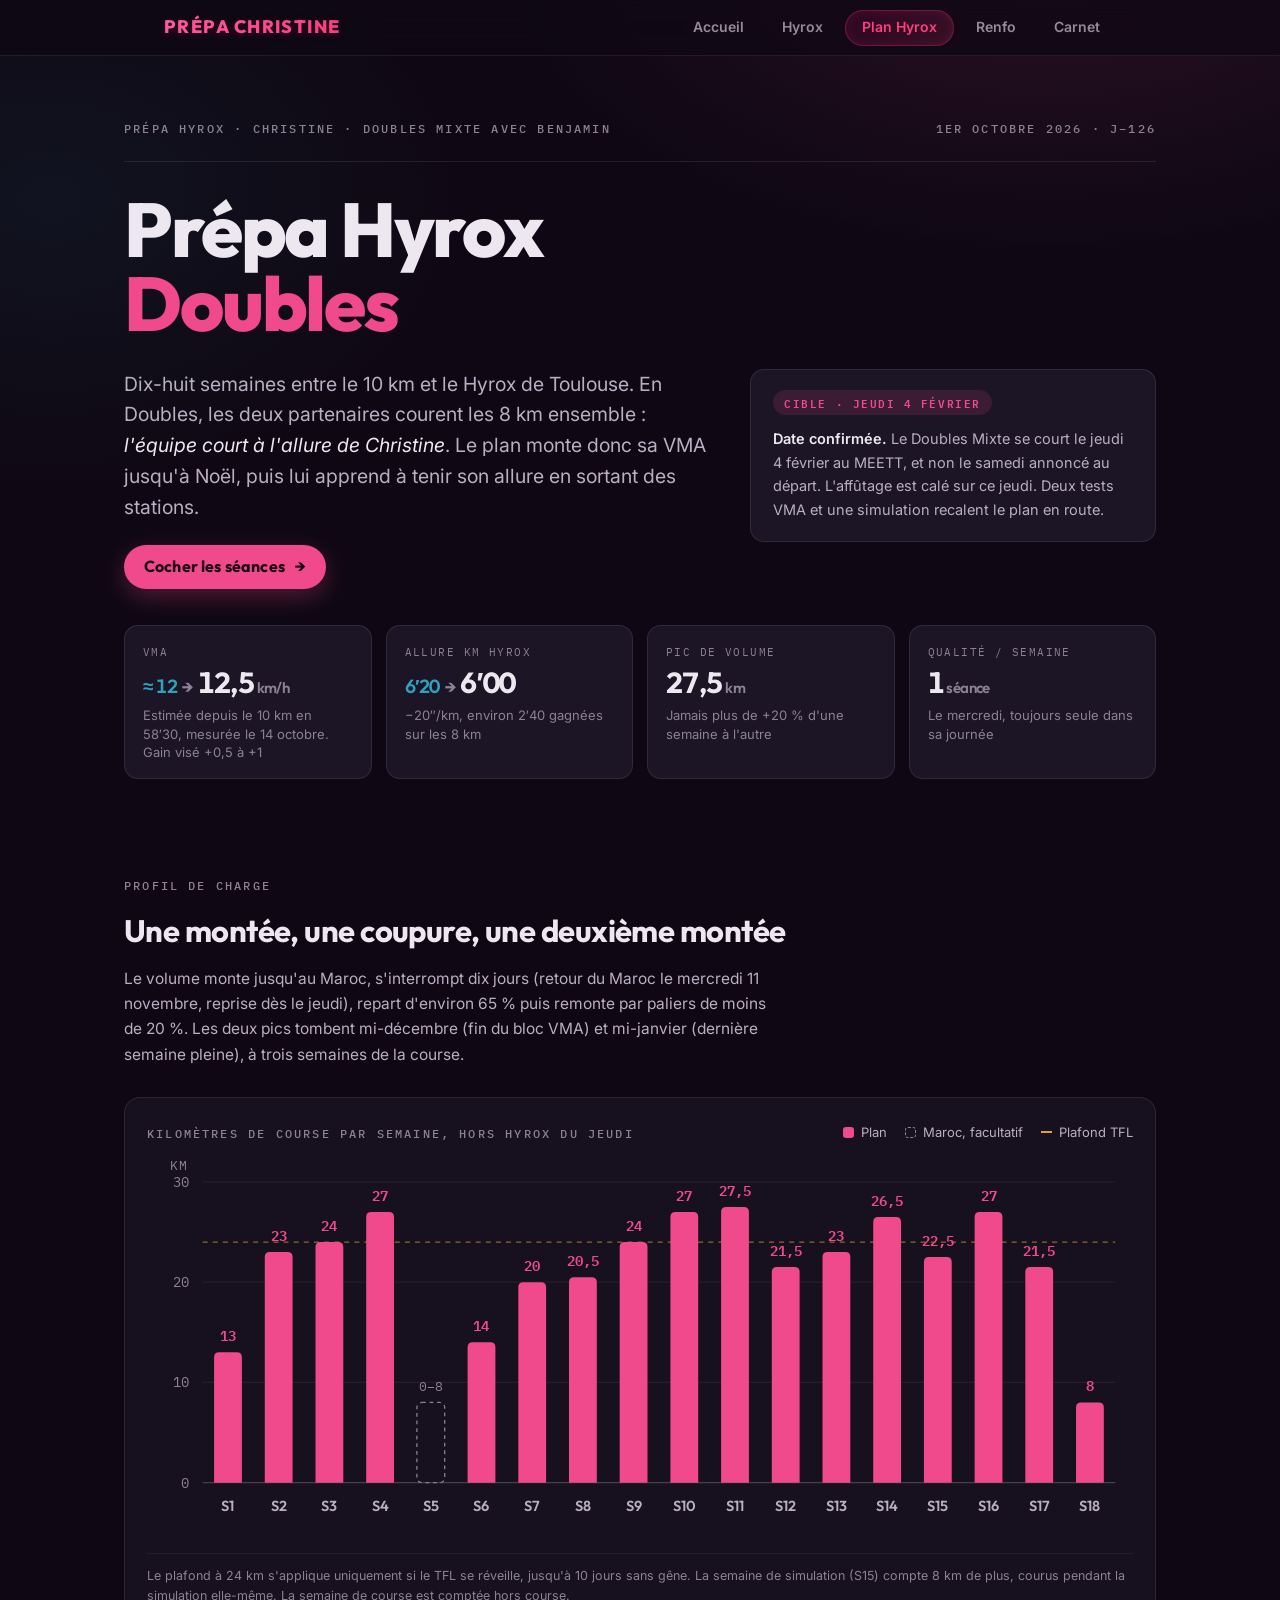
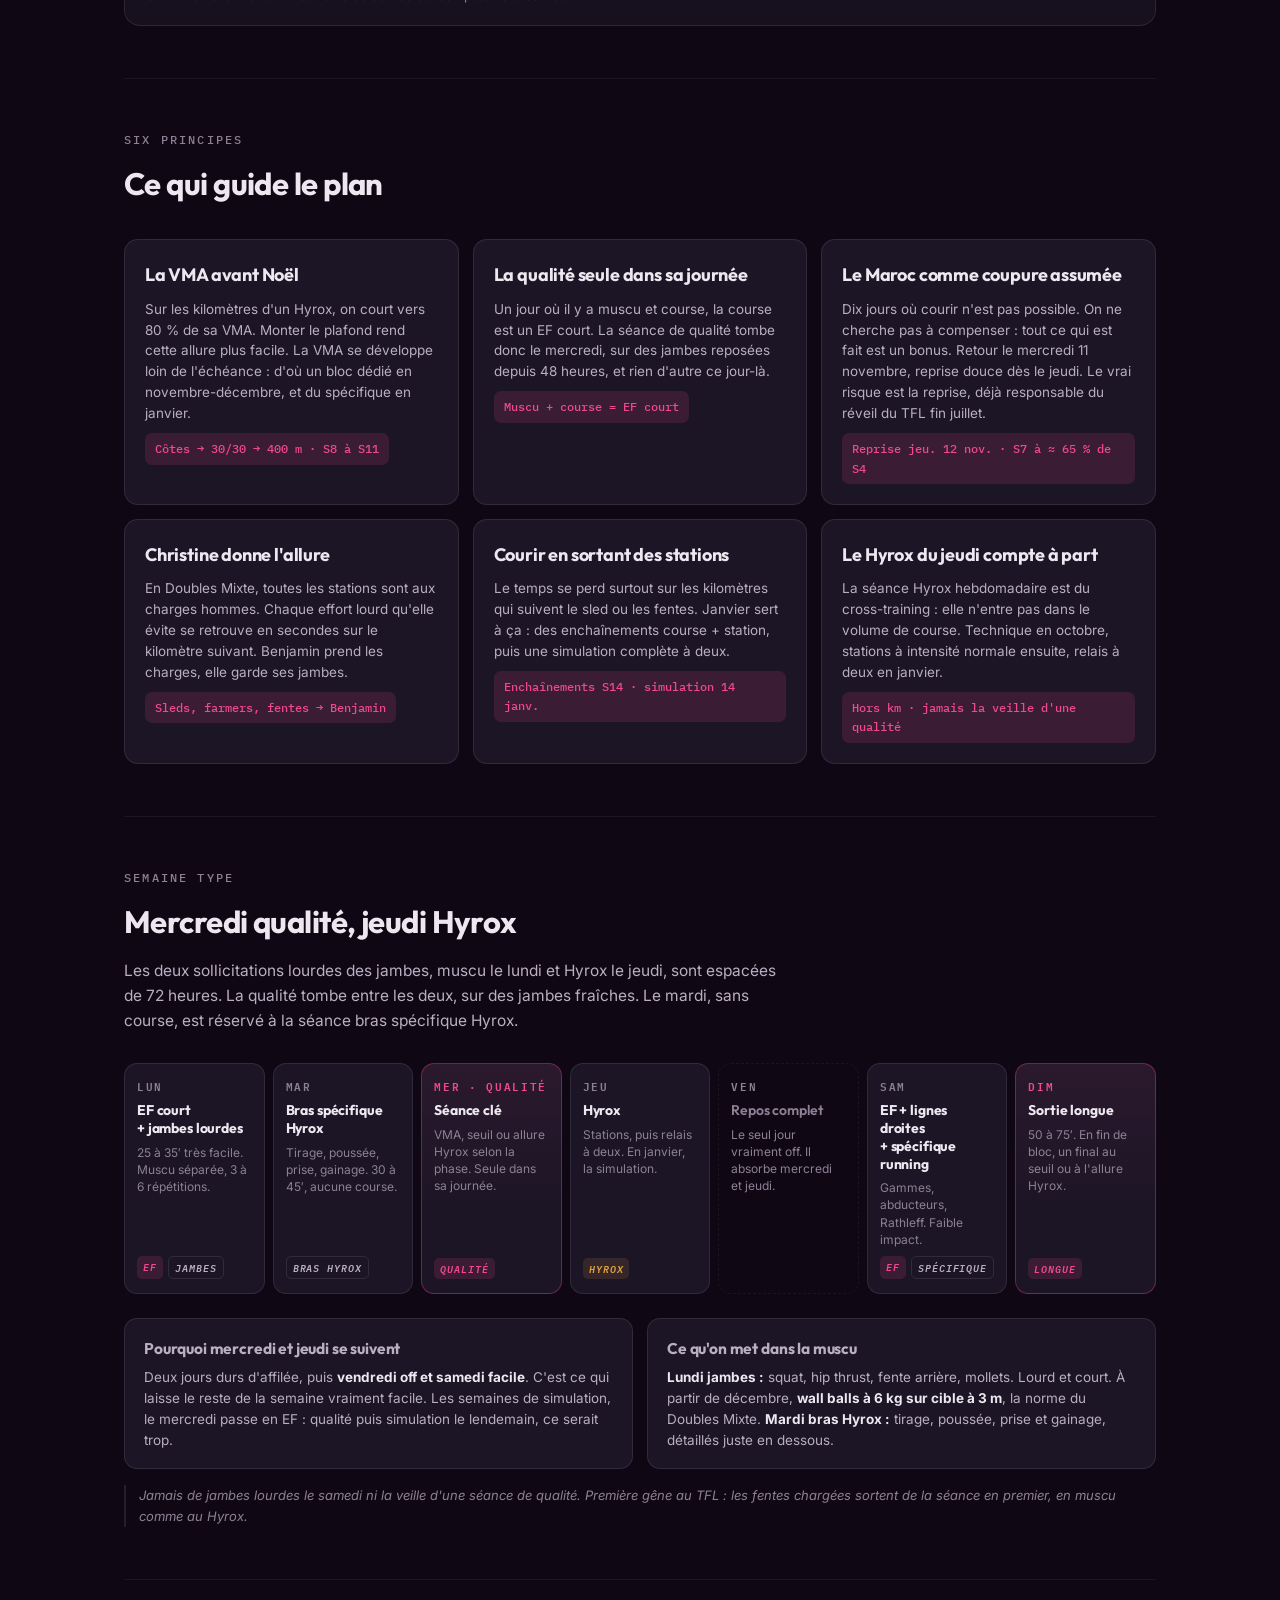
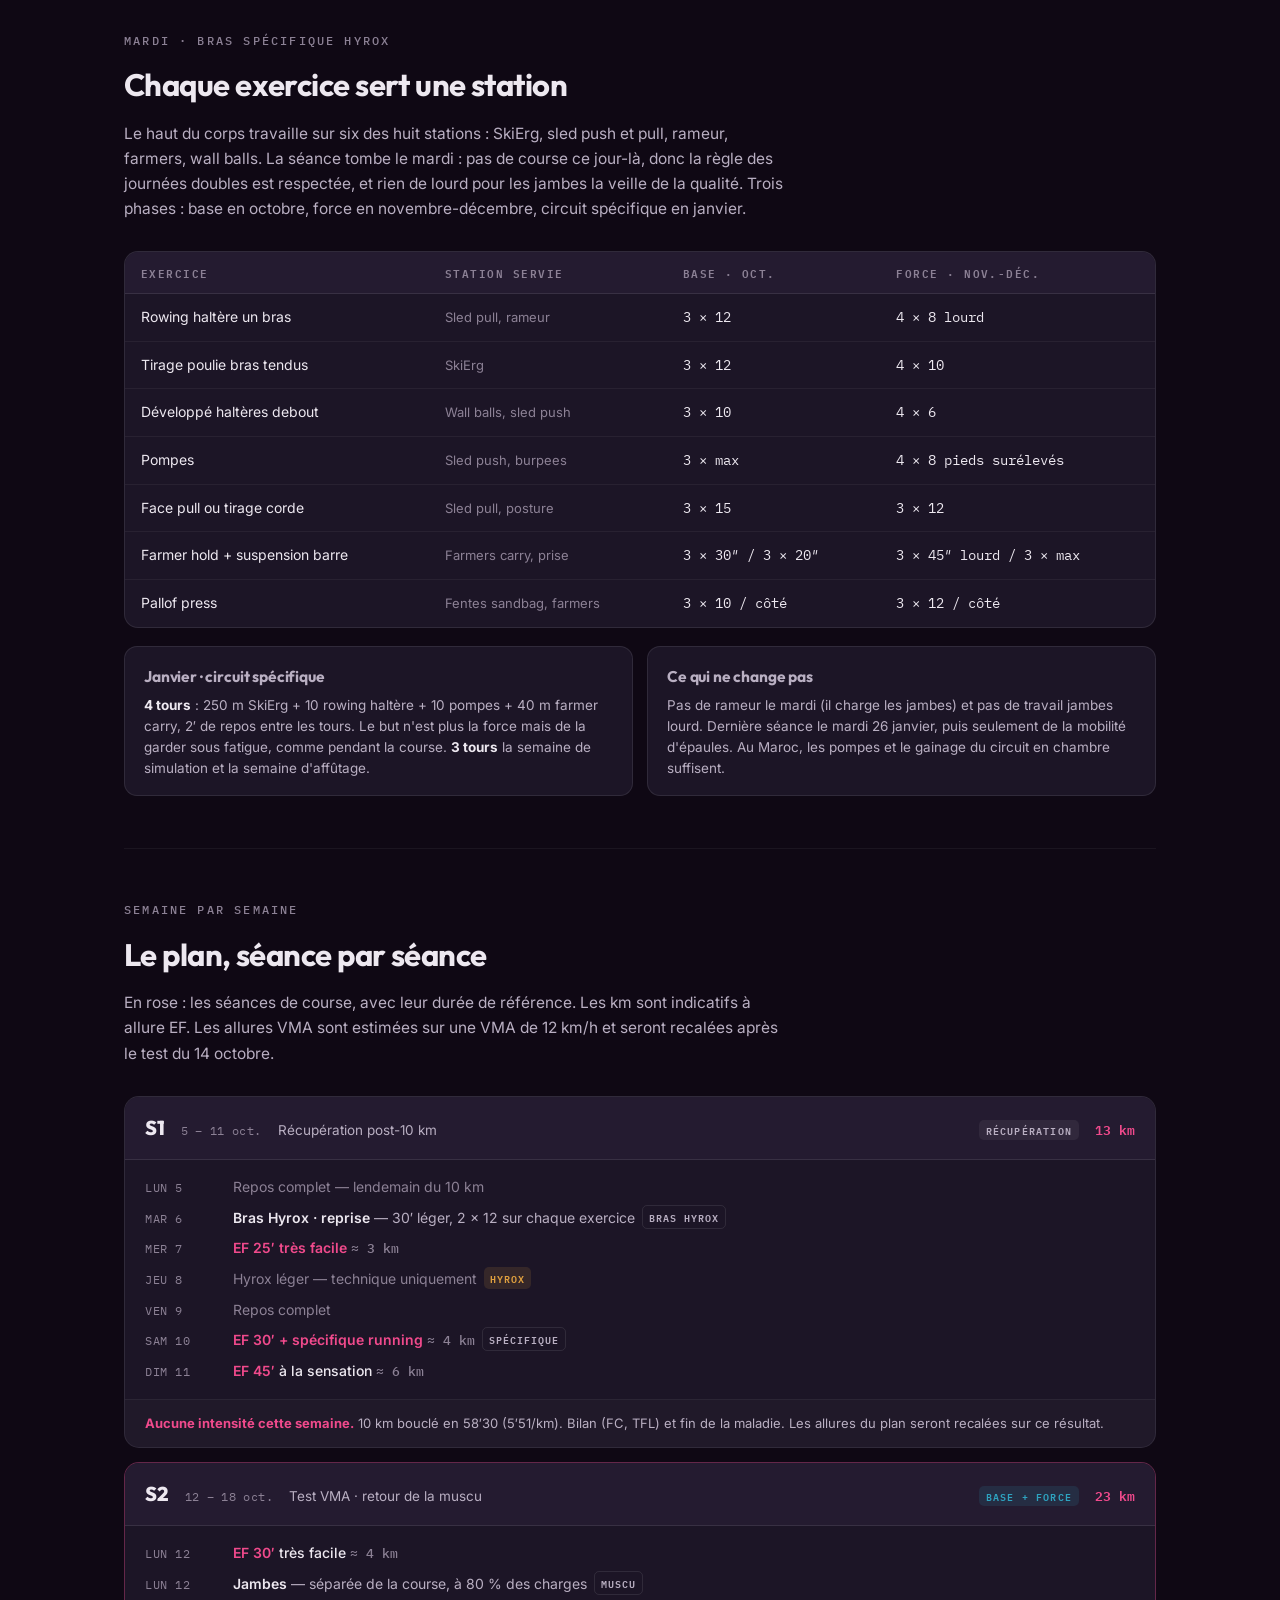
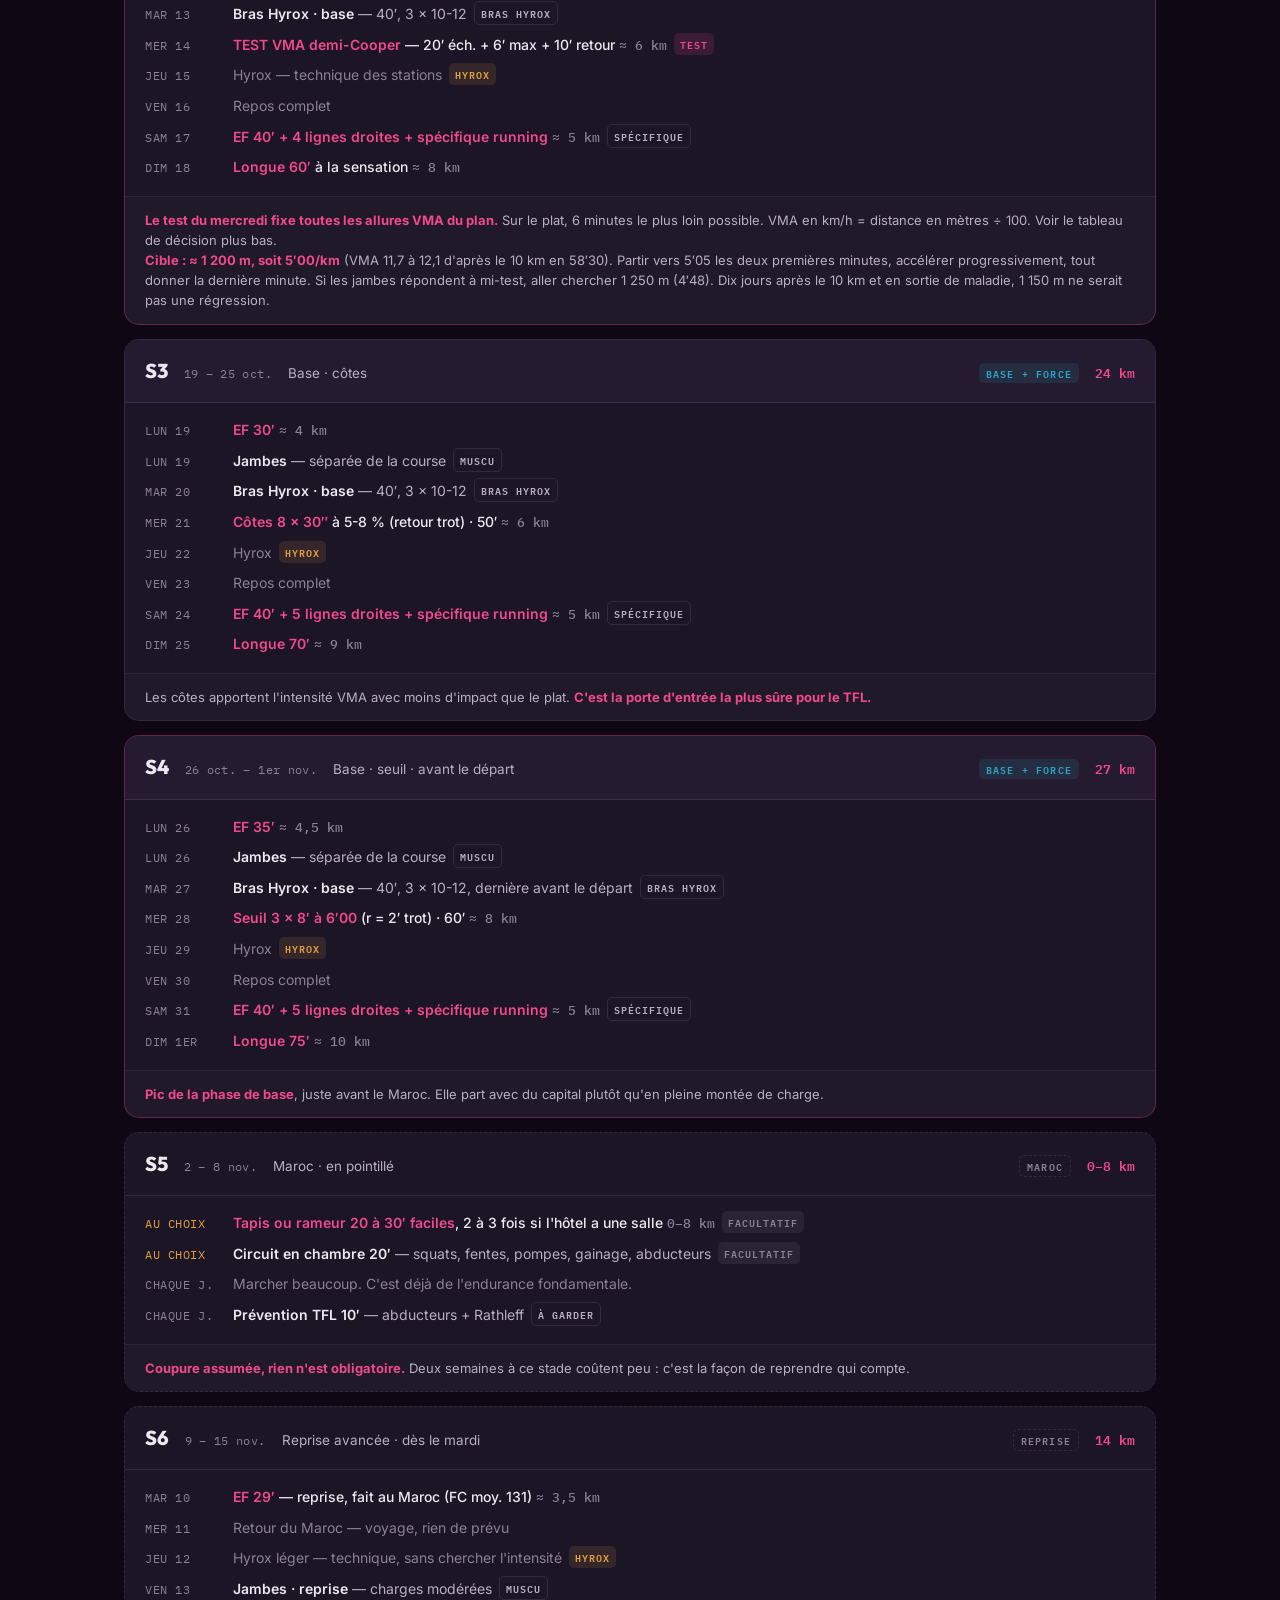
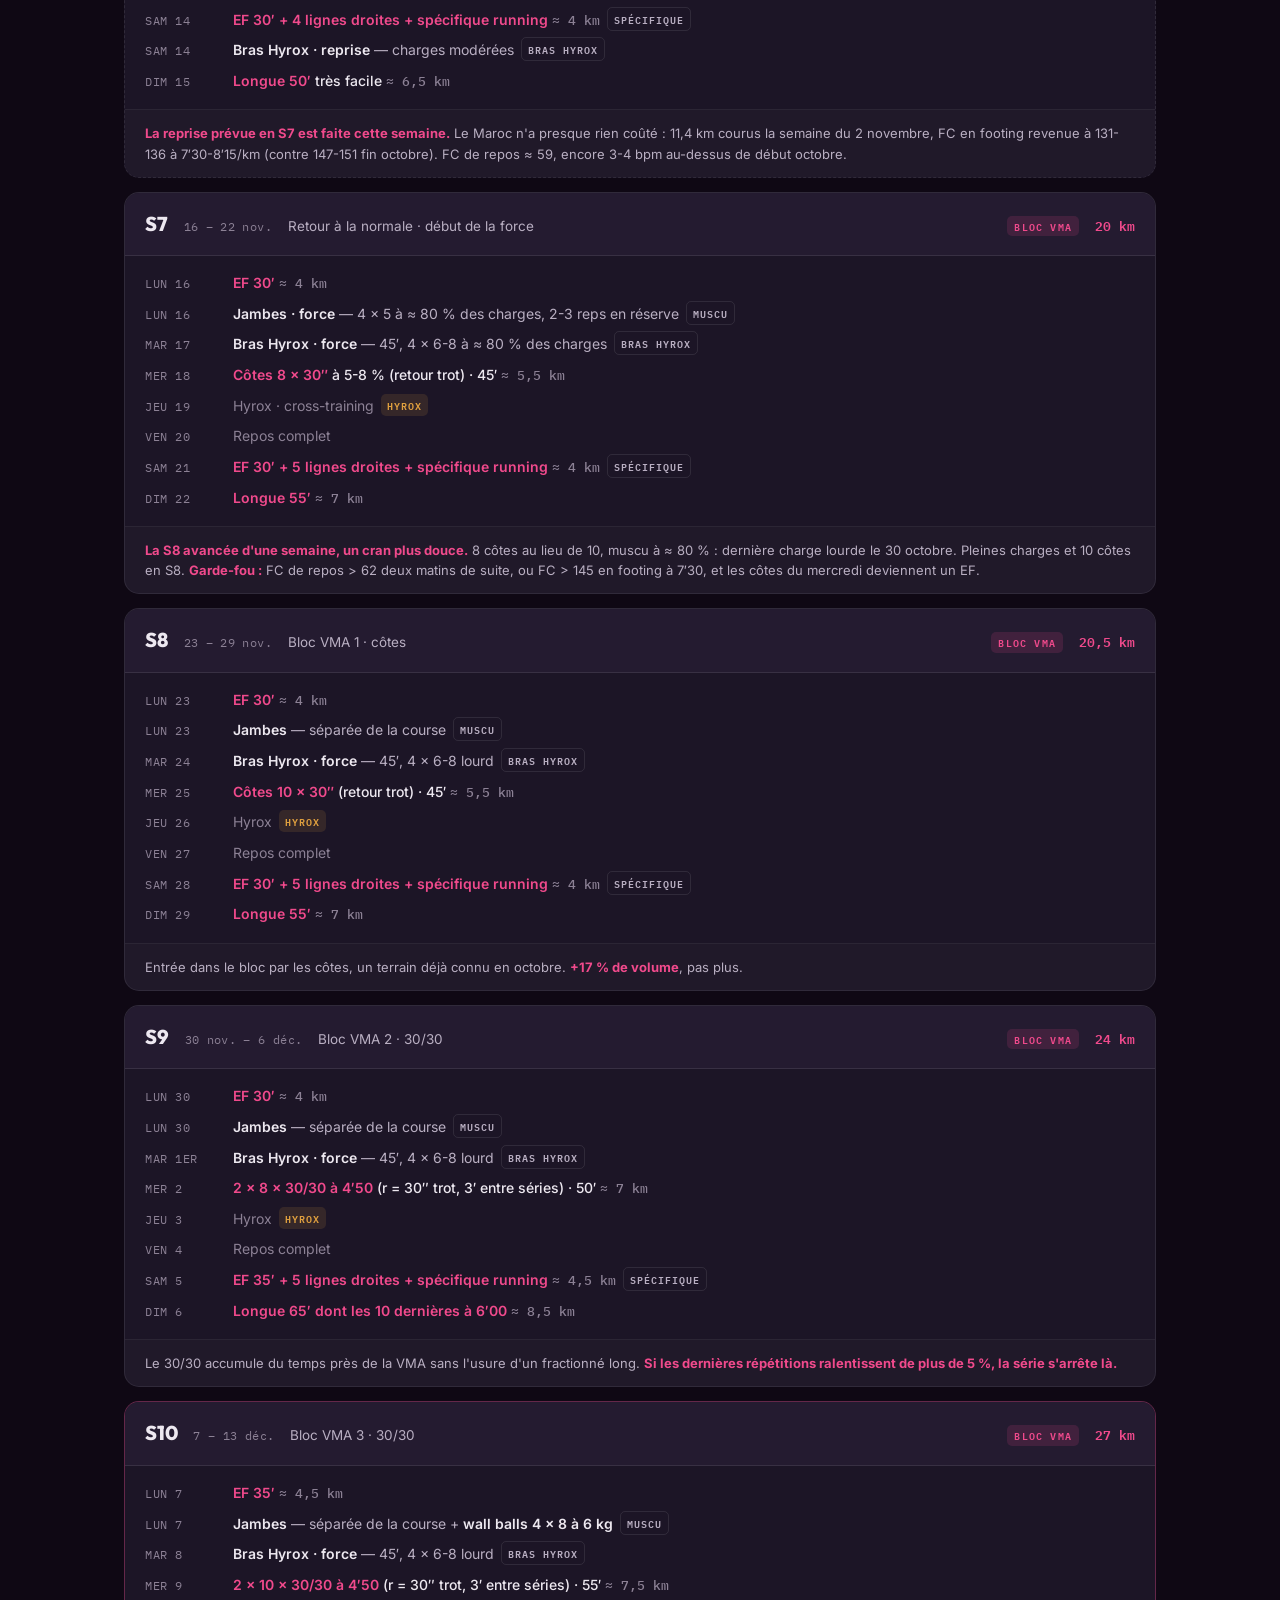
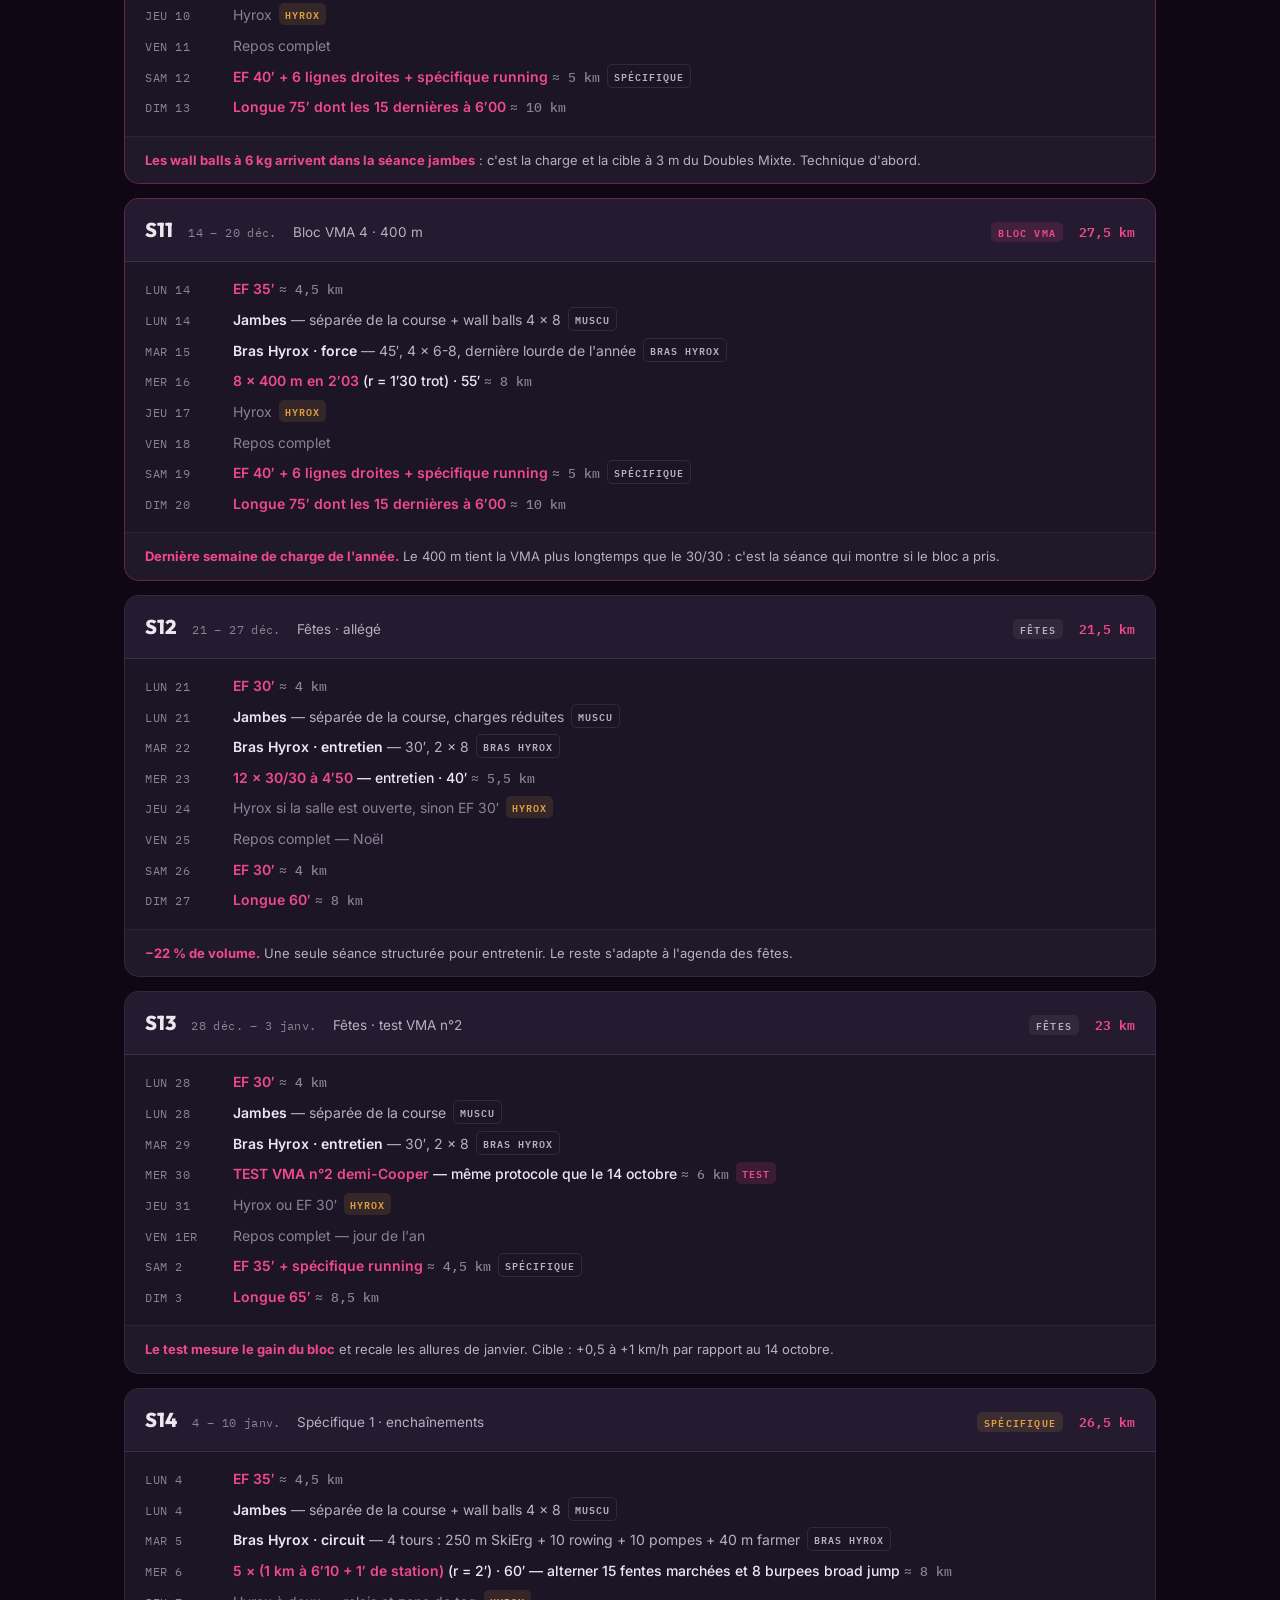
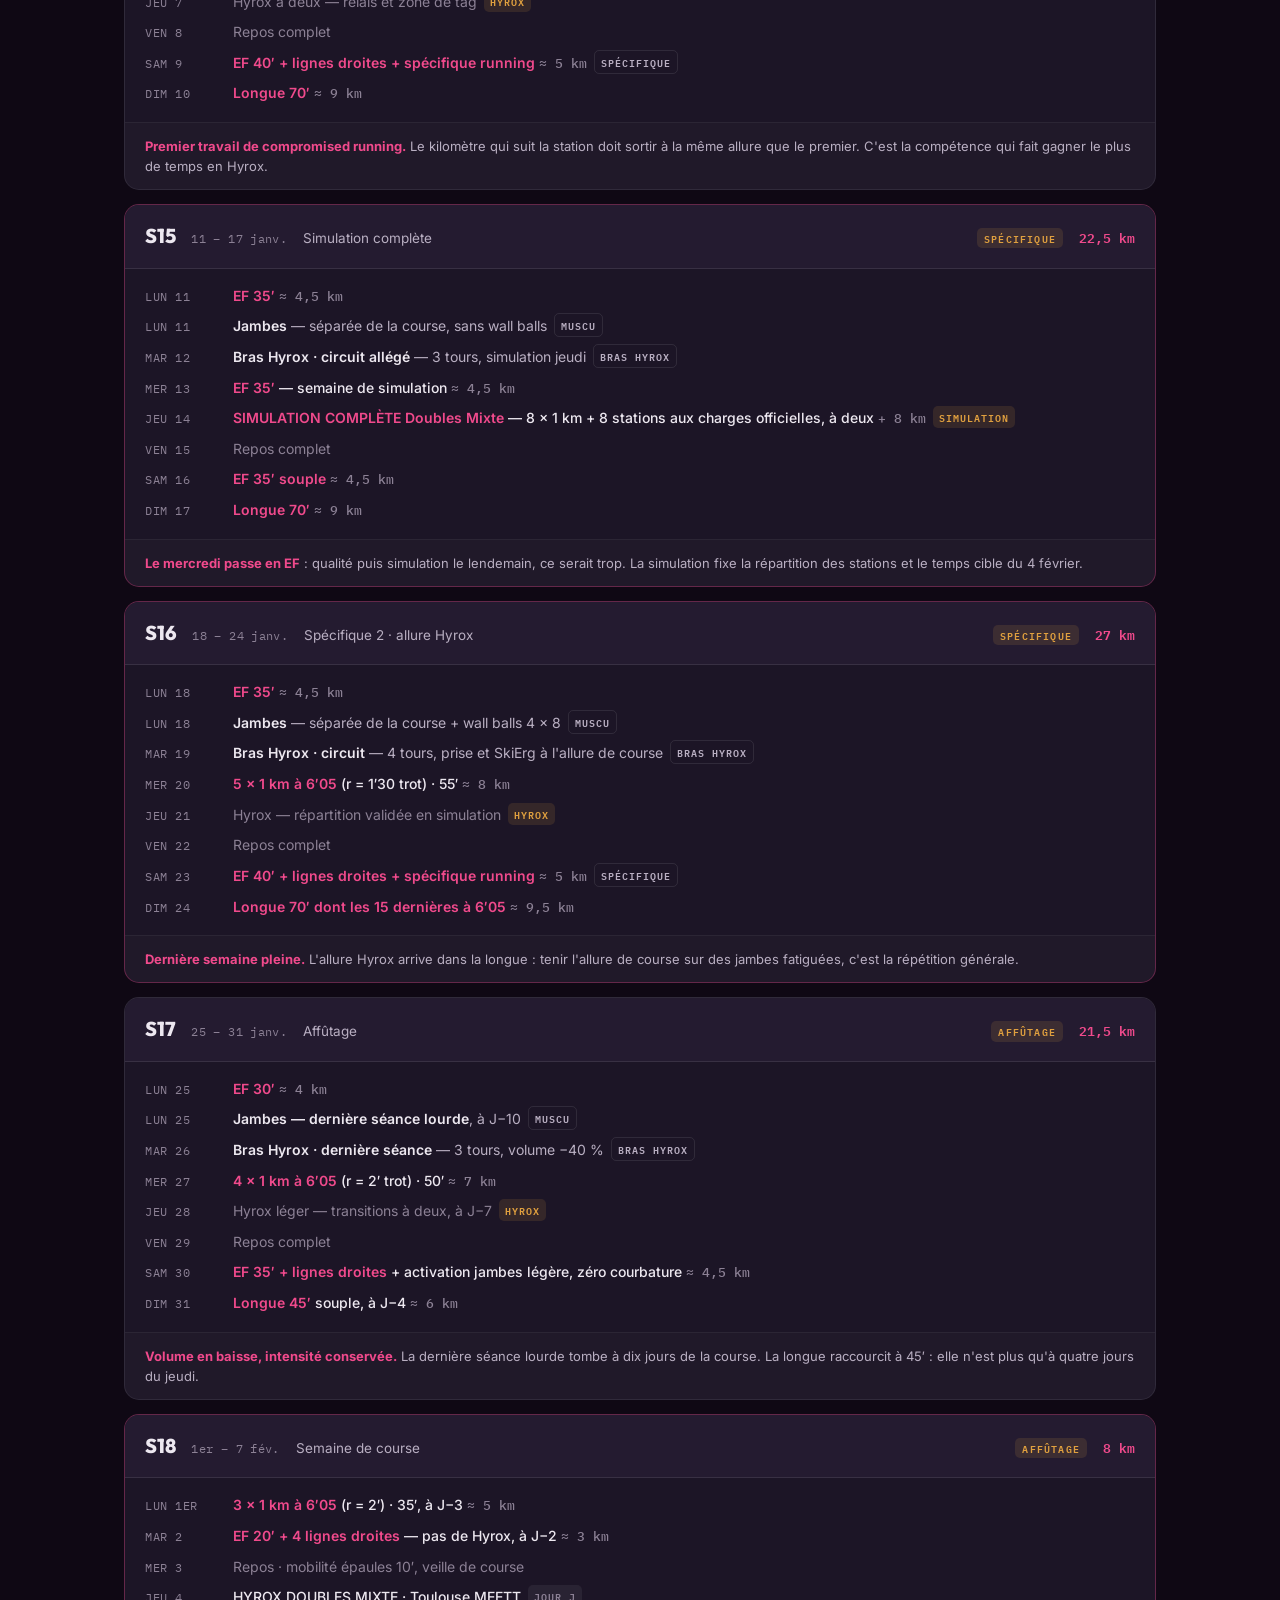
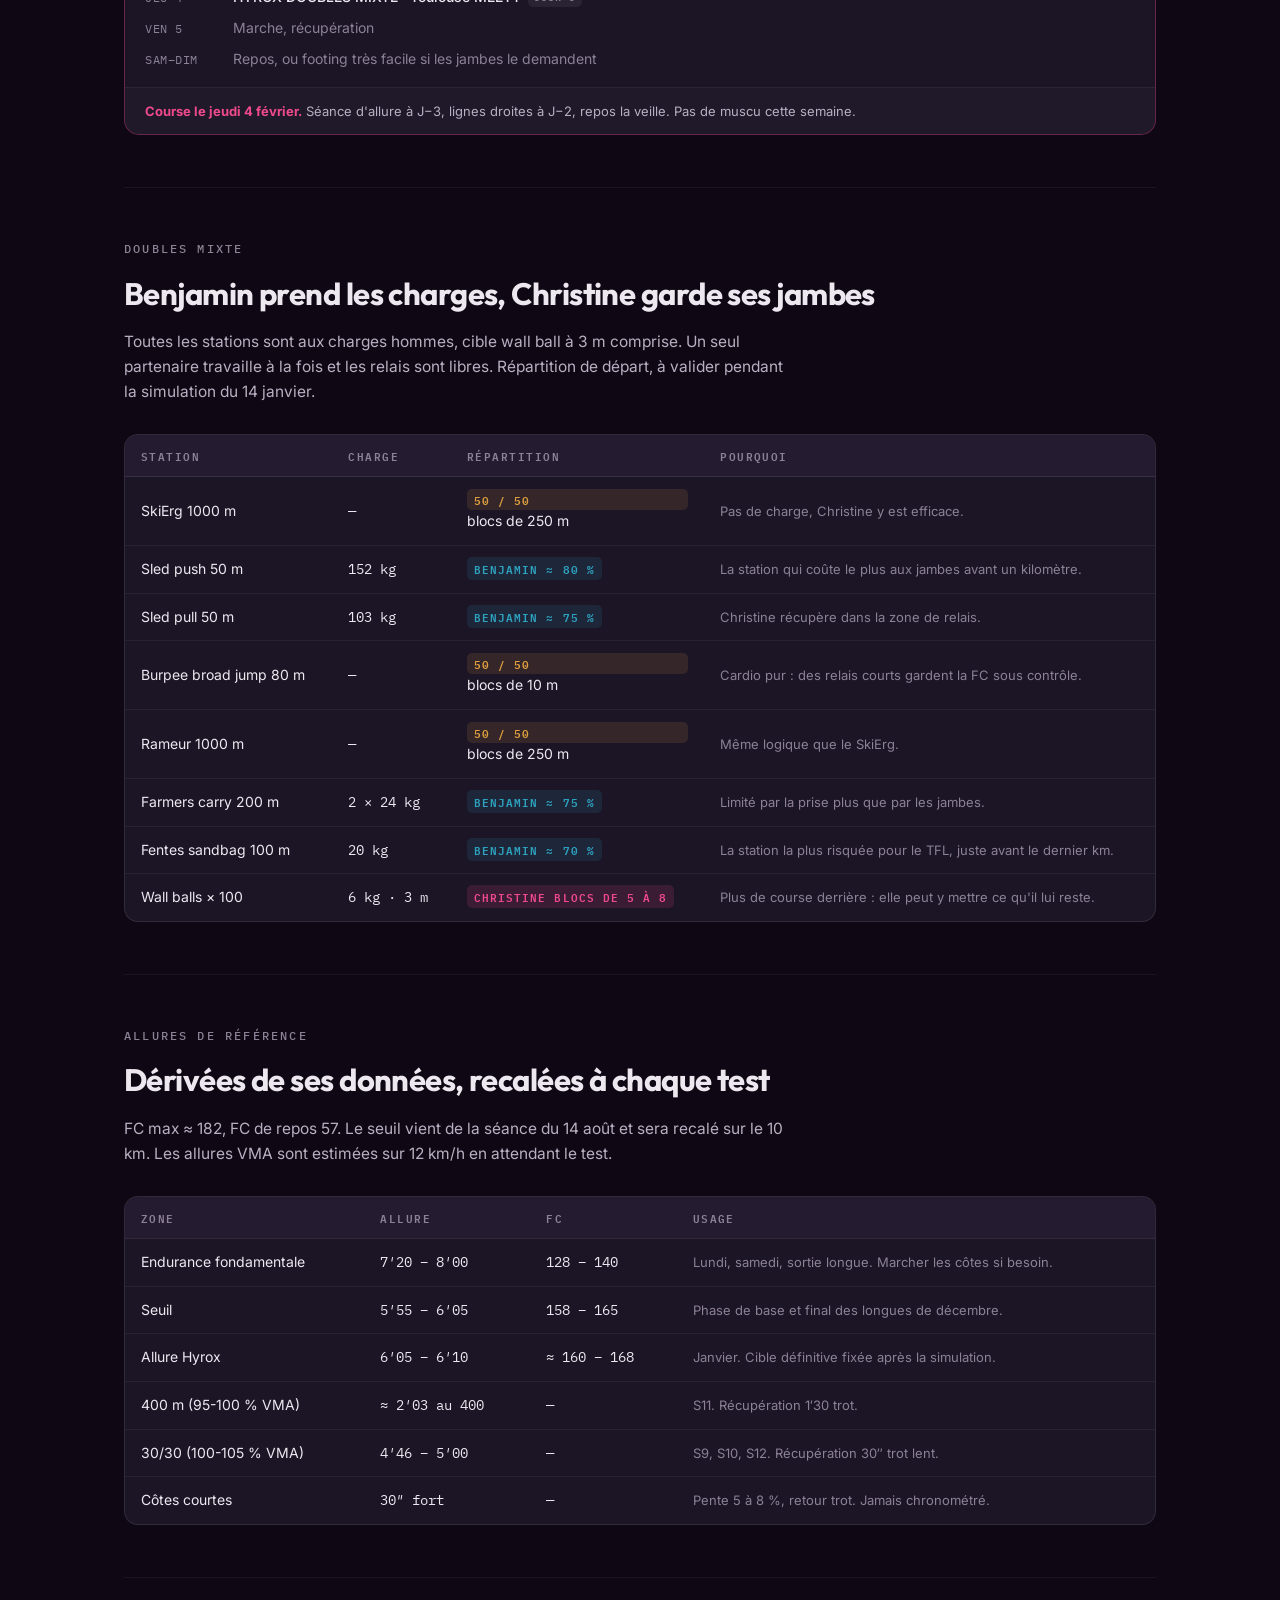
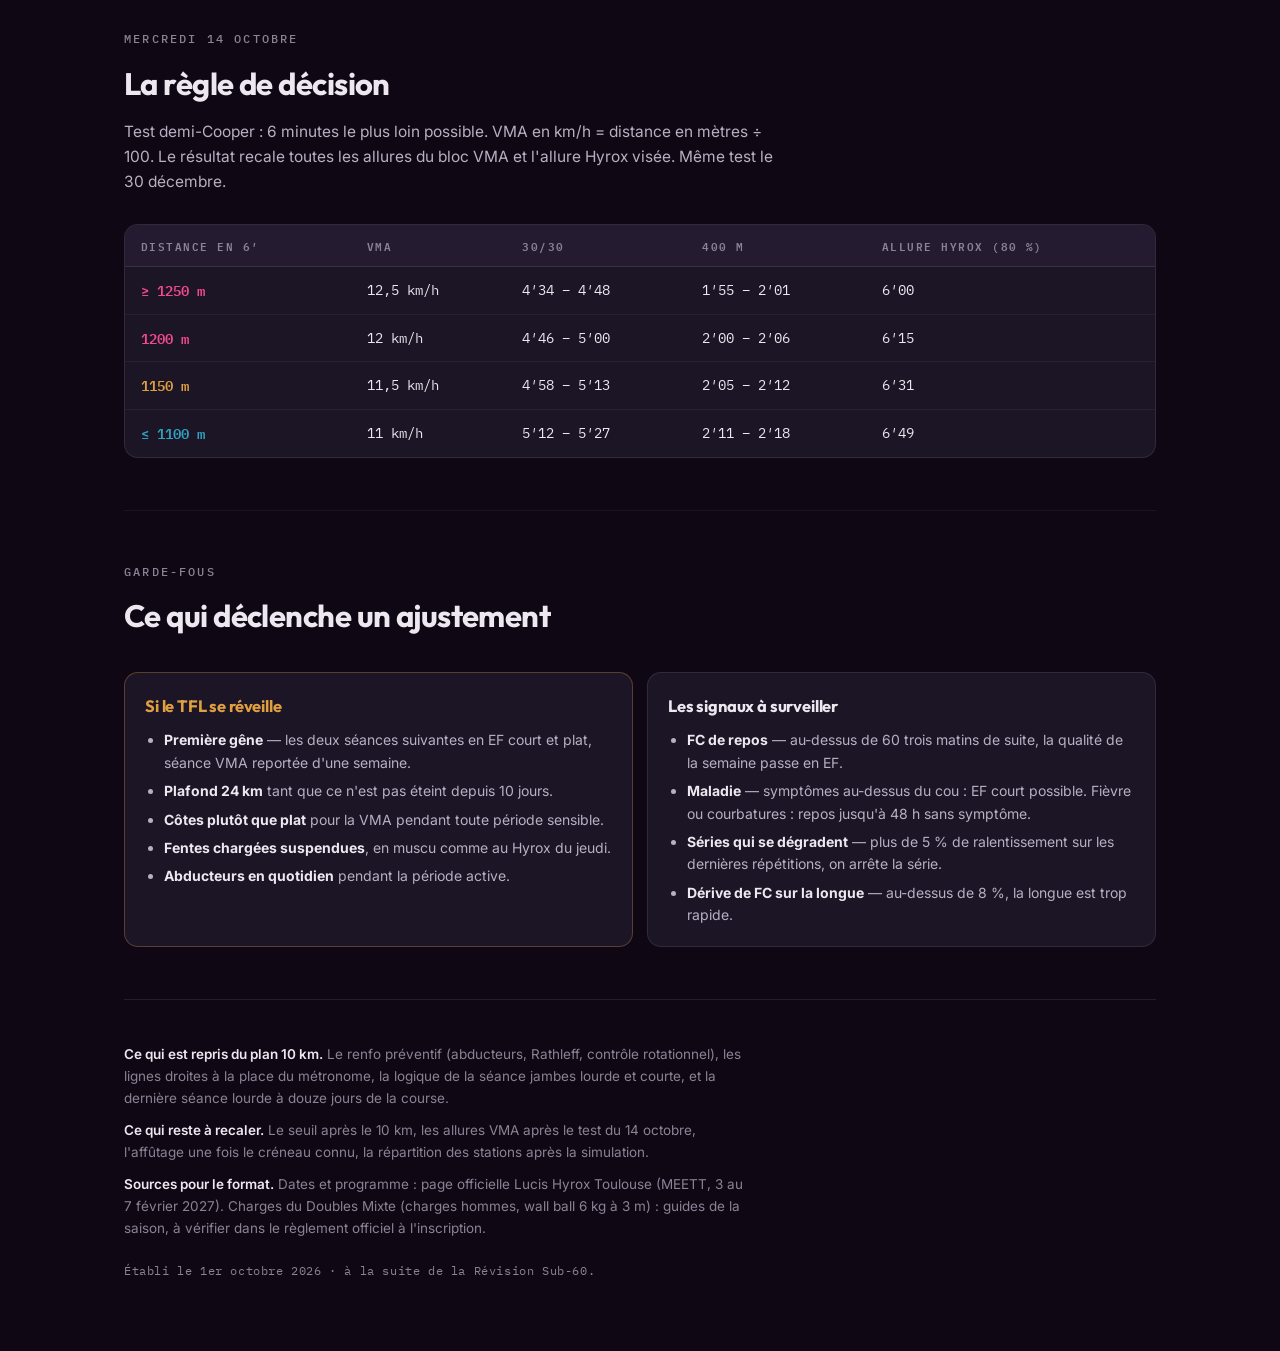
<file: Christine_Hyrox_Fevrier.html>
<!DOCTYPE html>
<html lang="fr">
<head>
<meta charset="utf-8">
<meta name="viewport" content="width=device-width, initial-scale=1, viewport-fit=cover">
<meta name="theme-color" content="#0F0814">
<meta name="description" content="Plan Hyrox Doubles Mixte de Christine avec Benjamin : 18 semaines du 5 octobre 2026 au 4 février 2027, Toulouse MEETT. VMA, allure Hyrox, stations.">
<title>Plan Hyrox Doubles · Christine</title>
<link rel="manifest" href="manifest.json">
<link rel="apple-touch-icon" href="apple-touch-icon.png">
<meta name="apple-mobile-web-app-title" content="Hyrox">
<link rel="icon" type="image/png" href="icon-192.png">
<meta name="view-transition" content="same-origin">
<link rel="preconnect" href="https://fonts.googleapis.com">
<link rel="preconnect" href="https://fonts.gstatic.com" crossorigin>
<link rel="stylesheet" href="https://fonts.googleapis.com/css2?family=Inter:wght@400;500;600&family=Outfit:wght@600;700;800&family=IBM+Plex+Mono:wght@400;500;600&display=swap">
<style>
:root{
  --bg:#0F0814;
  --surface:#17101E;
  --card:#1C1526;
  --card-hi:#241B30;
  --line:rgba(255,255,255,.09);
  --line-soft:rgba(255,255,255,.05);

  --ink:#EDE8F0;
  --ink-2:#B9AFC2;
  --muted:#8C8195;

  --new:#F04A8C;
  --new-soft:rgba(240,74,140,.14);
  --old:#2EA3C0;
  --old-soft:rgba(46,163,192,.13);
  --warn:#E0A03F;
  --warn-soft:rgba(224,160,63,.13);

  --f-disp:'Outfit',-apple-system,BlinkMacSystemFont,sans-serif;
  --f-body:'Inter',-apple-system,BlinkMacSystemFont,sans-serif;
  --f-mono:'IBM Plex Mono',ui-monospace,SFMono-Regular,Menlo,monospace;

  --wrap:1080px;
}

*,*::before,*::after{box-sizing:border-box}

body{
  margin:0;
  background-color:var(--bg);
  background-image:
    radial-gradient(ellipse 900px 520px at 82% -8%,rgba(240,74,140,.13),transparent 62%),
    radial-gradient(ellipse 700px 500px at 4% 22%,rgba(46,163,192,.07),transparent 58%);
  background-attachment:fixed;
  color:var(--ink);
  font-family:var(--f-body);
  font-size:15.5px;
  line-height:1.62;
  -webkit-font-smoothing:antialiased;
}

.wrap{max-width:var(--wrap);margin:0 auto;padding:0 24px}
section{padding:52px 0;border-top:1px solid var(--line-soft)}
section:first-of-type{border-top:0}

/* ---------- typography ---------- */
h1,h2,h3,h4{font-family:var(--f-disp);text-wrap:balance;margin:0}
h1{font-size:clamp(42px,7.2vw,76px);font-weight:800;line-height:.98;letter-spacing:-.028em}
h2{font-size:clamp(24px,3.2vw,31px);font-weight:700;letter-spacing:-.018em}
h3{font-size:18px;font-weight:700;letter-spacing:-.01em}
p{margin:0}
.lede{font-size:clamp(17px,2.1vw,19.5px);line-height:1.58;color:var(--ink-2);max-width:64ch}
.eyebrow{
  font-family:var(--f-mono);font-size:11.5px;font-weight:500;
  letter-spacing:.19em;text-transform:uppercase;color:var(--muted);
}
.mono{font-family:var(--f-mono);font-variant-numeric:tabular-nums}
.sec-head{display:flex;flex-direction:column;gap:10px;margin-bottom:30px}
.sec-head p{color:var(--ink-2);max-width:66ch}
em{color:var(--ink);font-style:italic}
strong{color:var(--ink);font-weight:600}

/* ---------- masthead ---------- */
.masthead{padding:64px 0 46px}
.mast-top{
  display:flex;flex-wrap:wrap;gap:12px 26px;align-items:baseline;
  padding-bottom:22px;margin-bottom:30px;border-bottom:1px solid var(--line);
}
.mast-top .spacer{flex:1 1 auto}
h1 .accent{color:var(--new)}
.mast-body{display:grid;grid-template-columns:minmax(0,1.45fr) minmax(0,1fr);gap:38px;margin-top:28px;align-items:start}
@media (max-width:800px){.mast-body{grid-template-columns:1fr;gap:26px}}

.verdict{
  background:var(--card);border:1px solid var(--line);border-radius:14px;
  padding:20px 22px;display:flex;flex-direction:column;gap:12px;
}
.verdict .tag{
  align-self:flex-start;font-family:var(--f-mono);font-size:11px;font-weight:600;
  letter-spacing:.14em;text-transform:uppercase;color:var(--new);
  background:var(--new-soft);border-radius:999px;padding:4px 11px;
}
.verdict p{font-size:14.5px;color:var(--ink-2)}

/* ---------- stat tiles ---------- */
.stats{display:grid;grid-template-columns:repeat(4,1fr);gap:14px;margin-top:36px}
@media (max-width:860px){.stats{grid-template-columns:repeat(2,1fr)}}
@media (max-width:460px){.stats{grid-template-columns:1fr}}
.tile{
  background:var(--card);border:1px solid var(--line);border-radius:14px;
  padding:18px 18px 16px;display:flex;flex-direction:column;gap:7px;
}
.tile .k{font-family:var(--f-mono);font-size:11px;letter-spacing:.13em;text-transform:uppercase;color:var(--muted)}
.tile .v{font-family:var(--f-disp);font-size:29px;font-weight:700;line-height:1.05;letter-spacing:-.02em;font-variant-numeric:tabular-nums}
.tile .v .was{color:var(--old);font-size:19px;font-weight:600}
.tile .v .arw{color:var(--muted);font-size:17px;margin:0 5px}
.tile .v .unit{color:var(--muted);font-size:15px;font-weight:600}
.tile .n{font-size:13px;color:var(--muted);line-height:1.45}

/* ---------- chart ---------- */
.chart-card{
  background:var(--surface);border:1px solid var(--line);border-radius:16px;
  padding:24px 22px 18px;position:relative;
}
.chart-head{display:flex;flex-wrap:wrap;gap:14px 24px;align-items:baseline;justify-content:space-between;margin-bottom:6px}
.legend{display:flex;gap:18px;flex-wrap:wrap}
.legend span{display:inline-flex;align-items:center;gap:7px;font-size:13px;color:var(--ink-2)}
.legend i{width:11px;height:11px;border-radius:3px;display:inline-block}
.chart-scroll{overflow-x:auto}
svg{display:block;width:100%;min-width:600px;height:auto}
.tip{
  position:absolute;pointer-events:none;opacity:0;transition:opacity .12s;
  background:var(--card-hi);border:1px solid var(--line);border-radius:10px;
  padding:9px 12px;font-size:13px;line-height:1.5;white-space:nowrap;
  box-shadow:0 10px 30px rgba(0,0,0,.5);z-index:5;
}
.tip .t{font-family:var(--f-disp);font-weight:700;margin-bottom:3px}
.tip .r{display:flex;align-items:center;gap:7px;color:var(--ink-2)}
.tip .r i{width:9px;height:9px;border-radius:2px;display:inline-block}
.chart-note{font-size:12.5px;color:var(--muted);margin-top:12px;padding-top:12px;border-top:1px solid var(--line-soft)}
@media (prefers-reduced-motion:reduce){*{transition:none!important;animation:none!important}}

/* ---------- corrections ---------- */
.fixes{display:grid;grid-template-columns:repeat(3,1fr);gap:14px}
@media (max-width:920px){.fixes{grid-template-columns:repeat(2,1fr)}}
@media (max-width:600px){.fixes{grid-template-columns:1fr}}
.fix{
  background:var(--card);border:1px solid var(--line);border-radius:14px;
  padding:20px;display:flex;flex-direction:column;gap:9px;
}
.fix h3{color:var(--ink)}
.fix .why{font-size:13.5px;color:var(--ink-2);line-height:1.55}
.fix .delta{
  font-family:var(--f-mono);font-size:12px;font-weight:500;color:var(--new);
  background:var(--new-soft);border-radius:7px;padding:6px 10px;align-self:flex-start;
  font-variant-numeric:tabular-nums;
}

/* ---------- ledger ---------- */
.ledger{display:flex;flex-direction:column;gap:14px}
.week{
  background:var(--card);border:1px solid var(--line);border-radius:15px;overflow:hidden;
}
.week.peak{border-color:rgba(240,74,140,.34)}
.wk-head{
  display:flex;flex-wrap:wrap;gap:8px 16px;align-items:baseline;
  padding:15px 20px;background:var(--card-hi);border-bottom:1px solid var(--line);
}
.wk-code{font-family:var(--f-disp);font-size:20px;font-weight:800;letter-spacing:-.01em}
.wk-dates{font-family:var(--f-mono);font-size:12px;color:var(--muted);letter-spacing:.03em}
.wk-theme{font-size:13.5px;color:var(--ink-2)}
.wk-head .spacer{flex:1 1 auto}
.wk-vol{font-family:var(--f-mono);font-size:13px;font-variant-numeric:tabular-nums;white-space:nowrap}
.wk-vol .was{color:var(--old)}
.wk-vol .arw{color:var(--muted);margin:0 4px}
.wk-vol .is{color:var(--new);font-weight:600}

.cols{display:grid;grid-template-columns:1fr 1fr}
@media (max-width:820px){.cols{grid-template-columns:1fr}}
.col{padding:16px 20px 18px;display:flex;flex-direction:column;gap:9px}
.col+.col{border-left:1px solid var(--line)}
@media (max-width:820px){.col+.col{border-left:0;border-top:1px solid var(--line)}}
.col-lab{
  font-family:var(--f-mono);font-size:10.5px;font-weight:600;letter-spacing:.17em;
  text-transform:uppercase;margin-bottom:3px;
}
.col-old .col-lab{color:var(--old)}
.col-new .col-lab{color:var(--new)}
.col-old{background:rgba(46,163,192,.035)}

.s{display:grid;grid-template-columns:56px minmax(0,1fr);gap:12px;font-size:14px;align-items:baseline}
.s .d{font-family:var(--f-mono);font-size:11.5px;letter-spacing:.05em;color:var(--muted);text-transform:uppercase;padding-top:2px}
.s .t{color:var(--ink-2);line-height:1.5}
.col-new .s .t{color:var(--ink)}
.s .t .km{font-family:var(--f-mono);font-size:12.5px;color:var(--muted);font-variant-numeric:tabular-nums}
.s.cut .t{text-decoration:line-through;text-decoration-color:rgba(255,255,255,.28);color:var(--muted)}
.s.keep .t{color:var(--muted)}
.s.key .t{color:var(--ink);font-weight:500}
.s .t b{color:var(--new);font-weight:600}
.s .t .rest{color:var(--muted);font-style:italic}
.pill{
  font-family:var(--f-mono);font-size:10px;font-weight:600;letter-spacing:.1em;
  text-transform:uppercase;border-radius:5px;padding:2px 6px;margin-left:7px;
  vertical-align:1px;white-space:nowrap;
}
.pill.add{color:var(--new);background:var(--new-soft)}
.pill.same{color:var(--muted);background:rgba(255,255,255,.06)}
.pill.hyrox{color:var(--warn);background:var(--warn-soft)}
.pill.gym{color:var(--ink-2);background:transparent;border:1px solid var(--line)}
.s.rest .t{color:var(--muted)}
.s.gym .t{color:var(--ink-2)}
.s.gym .t b{color:var(--ink)}

/* ---------- semaine type ---------- */
.tpl-scroll{overflow-x:auto;padding-bottom:6px;scrollbar-width:thin;scrollbar-color:rgba(255,255,255,.16) transparent}
.tpl-scroll::-webkit-scrollbar{height:7px}
.tpl-scroll::-webkit-scrollbar-thumb{background:rgba(255,255,255,.16);border-radius:99px}
.tpl-scroll::-webkit-scrollbar-track{background:transparent}
.tpl{display:grid;grid-auto-flow:column;grid-auto-columns:minmax(126px,1fr);gap:8px;min-width:100%}
.day{
  background:var(--card);border:1px solid var(--line);border-radius:13px;
  padding:13px 12px 14px;display:flex;flex-direction:column;gap:8px;min-height:186px;
}
.day.anchor{border-color:rgba(240,74,140,.36);background:linear-gradient(180deg,rgba(240,74,140,.07),transparent 62%),var(--card)}
.day.off{background:transparent;border-style:dashed;border-color:var(--line-soft)}
.day .dn{
  font-family:var(--f-mono);font-size:10.5px;font-weight:600;letter-spacing:.16em;
  text-transform:uppercase;color:var(--muted);
}
.day.anchor .dn{color:var(--new)}
.day .dt{font-family:var(--f-disp);font-size:14px;font-weight:700;line-height:1.28;letter-spacing:-.01em}
.day.off .dt{color:var(--muted);font-weight:600}
.day .dd{font-size:12px;color:var(--muted);line-height:1.42;margin-top:-2px}
.day .chips{display:flex;flex-wrap:wrap;gap:5px;margin-top:auto}
.chip{
  font-family:var(--f-mono);font-size:9.5px;font-weight:600;letter-spacing:.1em;
  text-transform:uppercase;border-radius:5px;padding:3px 6px;white-space:nowrap;
}
.chip.run{color:var(--new);background:var(--new-soft)}
.chip.gym{color:var(--ink-2);border:1px solid var(--line)}
.chip.hyrox{color:var(--warn);background:var(--warn-soft)}
.tpl-note{
  display:grid;grid-template-columns:1fr 1fr;gap:14px;margin-top:18px;
}
@media (max-width:760px){.tpl-note{grid-template-columns:1fr}}
.tpl-note div{
  background:var(--card);border:1px solid var(--line);border-radius:13px;padding:17px 19px;
  font-size:13.5px;color:var(--ink-2);line-height:1.55;
}
.tpl-note h3{font-size:15.5px;margin-bottom:7px}
.tpl-note b{color:var(--ink)}
.ghostline{
  font-size:13px;color:var(--muted);font-style:italic;
  border-left:2px solid var(--line);padding-left:13px;margin-top:16px;
}
.wk-note{
  padding:13px 20px;border-top:1px solid var(--line-soft);
  font-size:13px;color:var(--ink-2);background:rgba(255,255,255,.015);line-height:1.55;
}
.wk-note b{color:var(--new)}

/* ---------- tables ---------- */
.tbl-scroll{overflow-x:auto;border:1px solid var(--line);border-radius:14px;background:var(--card)}
table{border-collapse:collapse;width:100%;min-width:540px;font-size:14px}
th,td{text-align:left;padding:12px 16px;border-bottom:1px solid var(--line-soft)}
tr:last-child td{border-bottom:0}
th{
  font-family:var(--f-mono);font-size:10.5px;font-weight:600;letter-spacing:.14em;
  text-transform:uppercase;color:var(--muted);background:var(--card-hi);
  border-bottom:1px solid var(--line);
}
td.num{font-family:var(--f-mono);font-variant-numeric:tabular-nums;white-space:nowrap}
td .ev{color:var(--muted);font-size:13px}
tr.go td:first-child{color:var(--new);font-weight:600}
tr.mid td:first-child{color:var(--warn);font-weight:600}
tr.no td:first-child{color:var(--old);font-weight:600}

/* ---------- guardrails ---------- */
.rails{display:grid;grid-template-columns:repeat(2,1fr);gap:14px}
@media (max-width:760px){.rails{grid-template-columns:1fr}}
.rail{
  background:var(--card);border:1px solid var(--line);border-radius:14px;padding:20px;
  display:flex;flex-direction:column;gap:10px;
}
.rail.alert{border-color:rgba(224,160,63,.3)}
.rail h3{font-size:16.5px}
.rail.alert h3{color:var(--warn)}
.rail ul{margin:0;padding-left:19px;color:var(--ink-2);font-size:14px;line-height:1.6}
.rail li+li{margin-top:6px}
.rail li b{color:var(--ink)}

footer{padding:44px 0 70px;border-top:1px solid var(--line);color:var(--muted);font-size:13.5px}
footer p{max-width:70ch}
footer p+p{margin-top:10px}
a{color:var(--new)}
:focus-visible{outline:2px solid var(--new);outline-offset:3px;border-radius:4px}
</style>
<style>
.cols.single{grid-template-columns:1fr}
.cols.single .s{grid-template-columns:76px minmax(0,1fr)}
.s .d{white-space:nowrap}
.s.opt .d{color:var(--warn)}
.week.maroc{border-style:dashed}
.week.maroc .wk-head{background:transparent}
.legend i.dash{background:transparent;border:1px dashed var(--muted)}
.who{font-family:var(--f-mono);font-size:10.5px;font-weight:600;letter-spacing:.1em;text-transform:uppercase;border-radius:5px;padding:2px 7px;white-space:nowrap}
.who.b{color:var(--old);background:var(--old-soft)}
.who.c{color:var(--new);background:var(--new-soft)}
.who.s{color:var(--warn);background:var(--warn-soft)}
.phase-tag{font-family:var(--f-mono);font-size:10px;font-weight:600;letter-spacing:.12em;text-transform:uppercase;border-radius:5px;padding:2px 7px;white-space:nowrap}
.pt-recup,.pt-fetes{color:var(--ink-2);background:rgba(255,255,255,.06)}
.pt-base{color:var(--old);background:var(--old-soft)}
.pt-vma{color:var(--new);background:var(--new-soft)}
.pt-spe,.pt-taper{color:var(--warn);background:var(--warn-soft)}
.pt-maroc,.pt-reprise{color:var(--muted);border:1px dashed var(--line)}
</style>
<style>:root{color-scheme:dark}</style>
<style>
/* ===== EN-TÊTE DU SITE (header.shell) =====
   Cette page ne charge pas style.css : ses règles globales (body, h1, .wrap,
   section, table, .tip…) entreraient en collision avec celles du plan.
   On recopie donc ici uniquement les règles de l'en-tête, valeurs en dur et
   variables préfixées --sh-*, pour ne pas dépendre des tokens du plan.
   Source : style.css, sections « SHELL NAVIGATION » et « TABLES → CARTES ».
   À garder synchronisé si la nav change dans style.css. */
:root{--shell-h:56px}
html{scroll-padding-top:calc(var(--shell-h) + env(safe-area-inset-top) + 12px)}
.shell{
  position:sticky;top:0;z-index:50;
  background:rgba(15,8,20,.7);
  -webkit-backdrop-filter:blur(16px);backdrop-filter:blur(16px);
  border-bottom:1px solid rgba(255,255,255,.08);
  padding-top:env(safe-area-inset-top);
  height:calc(var(--shell-h) + env(safe-area-inset-top));
  font-family:'Inter',-apple-system,BlinkMacSystemFont,sans-serif;
  line-height:1.6;
}
.shell-inner{
  display:flex;align-items:center;gap:12px;height:100%;
  padding:0 max(16px,env(safe-area-inset-right)) 0 max(16px,env(safe-area-inset-left));
  max-width:1000px;margin:0 auto;
}
.shell a{text-decoration:none;transition:color .2s}
.shell-brand{
  font-family:'Outfit',-apple-system,sans-serif;font-weight:800;text-transform:uppercase;
  letter-spacing:.08em;font-size:18px;white-space:nowrap;
  background:linear-gradient(120deg,#FF5E9F,#FF3D7F);
  -webkit-background-clip:text;background-clip:text;-webkit-text-fill-color:transparent;
  text-shadow:0 2px 10px rgba(255,61,127,.2);
}
.shell-nav{display:flex;gap:6px;margin-left:auto}
.shell-tab{
  display:inline-flex;align-items:center;height:36px;padding:0 16px;border-radius:20px;
  color:#958B9C;font-size:14px;font-weight:600;white-space:nowrap;
  transition:all .2s cubic-bezier(.4,0,.2,1);
}
.shell-tab:hover{background:rgba(255,255,255,.06);color:#EAE6EE}
.shell-tab.active{
  background:linear-gradient(120deg,rgba(214,0,108,.15),rgba(255,61,127,.15));
  color:#FF3D7F;border:1px solid rgba(255,61,127,.3);
  box-shadow:0 0 12px rgba(255,61,127,.1) inset;pointer-events:none;
}
.shell-tab .tab-short{display:none}
@media (min-width:720px){.shell-inner{padding-left:24px;padding-right:24px}}
@media (max-width:719px){
  .shell-brand{font-size:16px;letter-spacing:.05em;min-width:0;overflow:hidden;text-overflow:clip}
  .shell-nav{margin-left:auto;gap:2px;flex:none}
  .shell-tab{padding:0 11px;font-size:13.5px}
  .shell-tab .tab-long{display:none}
  .shell-tab .tab-short{display:inline}
}
@media (max-width:599px){
  .shell-brand{display:none}
  .shell-nav{margin:0 auto}
}
@media (max-width:419px){
  .shell-nav{gap:1px}
  .shell-tab{padding:0 9px;font-size:13px}
}
@media (max-width:339px){.shell-tab{padding:0 7px;font-size:12.5px}}
@media print{.shell{display:none}}

/* Lien vers le tracker, dans le masthead du plan */
.mast-main{display:flex;flex-direction:column;align-items:flex-start;gap:22px}
.plan-cta{
  display:inline-flex;align-items:center;gap:10px;min-height:44px;padding:0 20px;
  border-radius:999px;background:var(--new);color:#1A0812;text-decoration:none;
  font-family:var(--f-disp);font-weight:700;font-size:16px;letter-spacing:.01em;
  box-shadow:0 8px 24px rgba(240,74,140,.28);transition:transform .15s,box-shadow .15s;
}
.plan-cta:hover{transform:translateY(-1px);box-shadow:0 10px 28px rgba(240,74,140,.38);color:#1A0812}
.plan-cta:focus-visible{outline:2px solid #fff;outline-offset:3px}
/* Encoches en paysage : le contenu du plan garde ses 24 px, safe-area en plus si besoin. */
.wrap{padding-left:max(24px,env(safe-area-inset-left));padding-right:max(24px,env(safe-area-inset-right))}
</style>
</head>
<body>

<header class="shell">
  <div class="shell-inner">
    <a class="shell-brand" href="index.html">Prépa Christine</a>
    <nav class="shell-nav" aria-label="Navigation">
      <a href="index.html" class="shell-tab">Accueil</a>
      <a href="Christine_Hyrox_Tracker.html" class="shell-tab">Hyrox</a>
      <a href="Christine_Hyrox_Fevrier.html" class="shell-tab active" aria-current="page"><span class="tab-long">Plan Hyrox</span><span class="tab-short">Plan</span></a>
      <a href="Christine_Renfo.html" class="shell-tab">Renfo</a>
      <a href="Christine_10K_Carnet.html" class="shell-tab">Carnet</a>
    </nav>
  </div>
</header>

<div class="wrap">

  <header class="masthead">
    <div class="mast-top">
      <span class="eyebrow">Prépa Hyrox · Christine · Doubles Mixte avec Benjamin</span>
      <span class="spacer"></span>
      <span class="eyebrow mono">1er octobre 2026 · J−126</span>
    </div>

    <h1>Prépa Hyrox<br><span class="accent">Doubles</span></h1>

    <div class="mast-body">
      <div class="mast-main">
      <p class="lede">
        Dix-huit semaines entre le 10 km et le Hyrox de Toulouse. En Doubles, les deux partenaires
        courent les 8 km ensemble&nbsp;: <em>l'équipe court à l'allure de Christine</em>. Le plan
        monte donc sa VMA jusqu'à Noël, puis lui apprend à tenir son allure en sortant des stations.
      </p>
        <a class="plan-cta" href="Christine_Hyrox_Tracker.html">Cocher les séances <span aria-hidden="true">→</span></a>
      </div>
      <div class="verdict">
        <span class="tag">Cible · jeudi 4 février</span>
        <p>
          <strong>Date confirmée.</strong> Le Doubles Mixte se court le jeudi 4 février au MEETT,
          et non le samedi annoncé au départ. L'affûtage est calé sur ce jeudi. Deux tests VMA et une simulation recalent le plan
          en route.
        </p>
      </div>
    </div>

    <div class="stats">
      <div class="tile">
        <span class="k">VMA</span>
        <span class="v"><span class="was">≈ 12</span><span class="arw">→</span>12,5<span class="unit"> km/h</span></span>
        <span class="n">Estimée depuis le 10 km en 58′30, mesurée le 14 octobre. Gain visé +0,5 à +1</span>
      </div>
      <div class="tile">
        <span class="k">Allure km Hyrox</span>
        <span class="v"><span class="was">6′20</span><span class="arw">→</span>6′00</span>
        <span class="n">−20″/km, environ 2′40 gagnées sur les 8 km</span>
      </div>
      <div class="tile">
        <span class="k">Pic de volume</span>
        <span class="v">27,5<span class="unit"> km</span></span>
        <span class="n">Jamais plus de +20 % d'une semaine à l'autre</span>
      </div>
      <div class="tile">
        <span class="k">Qualité / semaine</span>
        <span class="v">1<span class="unit"> séance</span></span>
        <span class="n">Le mercredi, toujours seule dans sa journée</span>
      </div>
    </div>
  </header>

  <section>
    <div class="sec-head">
      <span class="eyebrow">Profil de charge</span>
      <h2>Une montée, une coupure, une deuxième montée</h2>
      <p>
        Le volume monte jusqu'au Maroc, s'interrompt dix jours (retour du Maroc le mercredi 11 novembre, reprise dès le jeudi), repart d'environ 65 % puis remonte
        par paliers de moins de 20 %. Les deux pics tombent mi-décembre (fin du bloc VMA) et mi-janvier
        (dernière semaine pleine), à trois semaines de la course.
      </p>
    </div>

    <div class="chart-card">
      <div class="chart-head">
        <span class="eyebrow">Kilomètres de course par semaine, hors Hyrox du jeudi</span>
        <div class="legend">
          <span><i style="background:#F04A8C"></i>Plan</span>
          <span><i class="dash"></i>Maroc, facultatif</span>
          <span><i style="background:#E0A03F;height:2px;border-radius:0"></i>Plafond TFL</span>
        </div>
      </div>
      <div class="chart-scroll">
        <svg id="chart" viewBox="0 0 780 310" role="img"
             aria-label="Volume hebdomadaire de S1 à S18 : 13, 23, 24, 27, Maroc 0 à 8, puis 14 (reprise dès le mardi), 20, 20,5, 24, 27, 27,5, 21,5, 23, 26,5, 22,5, 27, 21,5 et 8 km."></svg>
      </div>
      <div class="tip" id="tip"></div>
      <p class="chart-note">
        Le plafond à 24 km s'applique uniquement si le TFL se réveille, jusqu'à 10 jours sans gêne.
        La semaine de simulation (S15) compte 8 km de plus, courus pendant la simulation elle-même.
        La semaine de course est comptée hors course.
      </p>
    </div>
  </section>

  <section>
    <div class="sec-head">
      <span class="eyebrow">Six principes</span>
      <h2>Ce qui guide le plan</h2>
    </div>
    <div class="fixes">

      <article class="fix">
        <h3>La VMA avant Noël</h3>
        <p class="why">
          Sur les kilomètres d'un Hyrox, on court vers 80 % de sa VMA. Monter le plafond rend cette
          allure plus facile. La VMA se développe loin de l'échéance&nbsp;: d'où un bloc dédié en
          novembre-décembre, et du spécifique en janvier.
        </p>
        <span class="delta">Côtes → 30/30 → 400 m · S8 à S11</span>
      </article>

      <article class="fix">
        <h3>La qualité seule dans sa journée</h3>
        <p class="why">
          Un jour où il y a muscu et course, la course est un EF court. La séance de qualité tombe
          donc le mercredi, sur des jambes reposées depuis 48 heures, et rien d'autre ce jour-là.
        </p>
        <span class="delta">Muscu + course = EF court</span>
      </article>

      <article class="fix">
        <h3>Le Maroc comme coupure assumée</h3>
        <p class="why">
          Dix jours où courir n'est pas possible. On ne cherche pas à compenser&nbsp;: tout ce qui
          est fait est un bonus. Retour le mercredi 11 novembre, reprise douce dès le jeudi. Le vrai risque
          est la reprise, déjà responsable du réveil du TFL fin juillet.
        </p>
        <span class="delta">Reprise jeu. 12 nov. · S7 à ≈ 65 % de S4</span>
      </article>

      <article class="fix">
        <h3>Christine donne l'allure</h3>
        <p class="why">
          En Doubles Mixte, toutes les stations sont aux charges hommes. Chaque effort lourd qu'elle évite
          se retrouve en secondes sur le kilomètre suivant. Benjamin prend les charges, elle garde ses jambes.
        </p>
        <span class="delta">Sleds, farmers, fentes → Benjamin</span>
      </article>

      <article class="fix">
        <h3>Courir en sortant des stations</h3>
        <p class="why">
          Le temps se perd surtout sur les kilomètres qui suivent le sled ou les fentes. Janvier sert à
          ça&nbsp;: des enchaînements course + station, puis une simulation complète à deux.
        </p>
        <span class="delta">Enchaînements S14 · simulation 14 janv.</span>
      </article>

      <article class="fix">
        <h3>Le Hyrox du jeudi compte à part</h3>
        <p class="why">
          La séance Hyrox hebdomadaire est du cross-training&nbsp;: elle n'entre pas dans le volume de
          course. Technique en octobre, stations à intensité normale ensuite, relais à deux en janvier.
        </p>
        <span class="delta">Hors km · jamais la veille d'une qualité</span>
      </article>

    </div>
  </section>

  <section>
    <div class="sec-head">
      <span class="eyebrow">Semaine type</span>
      <h2>Mercredi qualité, jeudi Hyrox</h2>
      <p>
        Les deux sollicitations lourdes des jambes, muscu le lundi et Hyrox le jeudi, sont espacées de
        72 heures. La qualité tombe entre les deux, sur des jambes fraîches. Le mardi, sans course,
        est réservé à la séance bras spécifique Hyrox.
      </p>
    </div>

    <div class="tpl-scroll">
      <div class="tpl">
        <div class="day">
          <span class="dn">Lun</span>
          <span class="dt">EF court<br>+ jambes lourdes</span>
          <span class="dd">25 à 35′ très facile. Muscu séparée, 3 à 6 répétitions.</span>
          <span class="chips"><i class="chip run">EF</i><i class="chip gym">Jambes</i></span>
        </div>
        <div class="day">
          <span class="dn">Mar</span>
          <span class="dt">Bras spécifique Hyrox</span>
          <span class="dd">Tirage, poussée, prise, gainage. 30 à 45′, aucune course.</span>
          <span class="chips"><i class="chip gym">Bras Hyrox</i></span>
        </div>
        <div class="day anchor">
          <span class="dn">Mer · qualité</span>
          <span class="dt">Séance clé</span>
          <span class="dd">VMA, seuil ou allure Hyrox selon la phase. Seule dans sa journée.</span>
          <span class="chips"><i class="chip run">Qualité</i></span>
        </div>
        <div class="day">
          <span class="dn">Jeu</span>
          <span class="dt">Hyrox</span>
          <span class="dd">Stations, puis relais à deux. En janvier, la simulation.</span>
          <span class="chips"><i class="chip hyrox">Hyrox</i></span>
        </div>
        <div class="day off">
          <span class="dn">Ven</span>
          <span class="dt">Repos complet</span>
          <span class="dd">Le seul jour vraiment off. Il absorbe mercredi et jeudi.</span>
        </div>
        <div class="day">
          <span class="dn">Sam</span>
          <span class="dt">EF + lignes droites<br>+ spécifique running</span>
          <span class="dd">Gammes, abducteurs, Rathleff. Faible impact.</span>
          <span class="chips"><i class="chip run">EF</i><i class="chip gym">Spécifique</i></span>
        </div>
        <div class="day anchor">
          <span class="dn">Dim</span>
          <span class="dt">Sortie longue</span>
          <span class="dd">50 à 75′. En fin de bloc, un final au seuil ou à l'allure Hyrox.</span>
          <span class="chips"><i class="chip run">Longue</i></span>
        </div>
      </div>
    </div>

    <div class="tpl-note">
      <div>
        <h3>Pourquoi mercredi et jeudi se suivent</h3>
        Deux jours durs d'affilée, puis <b>vendredi off et samedi facile</b>. C'est ce qui laisse le reste
        de la semaine vraiment facile. Les semaines de simulation, le mercredi passe en EF&nbsp;: qualité
        puis simulation le lendemain, ce serait trop.
      </div>
      <div>
        <h3>Ce qu'on met dans la muscu</h3>
        <b>Lundi jambes&nbsp;:</b> squat, hip thrust, fente arrière, mollets. Lourd et court.
        À partir de décembre, <b>wall balls à 6 kg sur cible à 3 m</b>, la norme du Doubles Mixte.
        <b>Mardi bras Hyrox&nbsp;:</b> tirage, poussée, prise et gainage, détaillés juste en dessous.
      </div>
    </div>

    <p class="ghostline">
      Jamais de jambes lourdes le samedi ni la veille d'une séance de qualité. Première gêne au TFL&nbsp;:
      les fentes chargées sortent de la séance en premier, en muscu comme au Hyrox.
    </p>
  </section>

  <section>
    <div class="sec-head">
      <span class="eyebrow">Mardi · bras spécifique Hyrox</span>
      <h2>Chaque exercice sert une station</h2>
      <p>
        Le haut du corps travaille sur six des huit stations&nbsp;: SkiErg, sled push et pull, rameur, farmers,
        wall balls. La séance tombe le mardi&nbsp;: pas de course ce jour-là, donc la règle des journées doubles
        est respectée, et rien de lourd pour les jambes la veille de la qualité. Trois phases&nbsp;: base en octobre,
        force en novembre-décembre, circuit spécifique en janvier.
      </p>
    </div>
    <div class="tbl-scroll">
      <table>
        <thead><tr><th>Exercice</th><th>Station servie</th><th>Base · oct.</th><th>Force · nov.-déc.</th></tr></thead>
        <tbody>
          <tr><td>Rowing haltère un bras</td><td><span class="ev">Sled pull, rameur</span></td><td class="num">3 × 12</td><td class="num">4 × 8 lourd</td></tr>
          <tr><td>Tirage poulie bras tendus</td><td><span class="ev">SkiErg</span></td><td class="num">3 × 12</td><td class="num">4 × 10</td></tr>
          <tr><td>Développé haltères debout</td><td><span class="ev">Wall balls, sled push</span></td><td class="num">3 × 10</td><td class="num">4 × 6</td></tr>
          <tr><td>Pompes</td><td><span class="ev">Sled push, burpees</span></td><td class="num">3 × max</td><td class="num">4 × 8 pieds surélevés</td></tr>
          <tr><td>Face pull ou tirage corde</td><td><span class="ev">Sled pull, posture</span></td><td class="num">3 × 15</td><td class="num">3 × 12</td></tr>
          <tr><td>Farmer hold + suspension barre</td><td><span class="ev">Farmers carry, prise</span></td><td class="num">3 × 30″ / 3 × 20″</td><td class="num">3 × 45″ lourd / 3 × max</td></tr>
          <tr><td>Pallof press</td><td><span class="ev">Fentes sandbag, farmers</span></td><td class="num">3 × 10 / côté</td><td class="num">3 × 12 / côté</td></tr>
        </tbody>
      </table>
    </div>
    <div class="tpl-note">
      <div>
        <h3>Janvier · circuit spécifique</h3>
        <b>4 tours</b>&nbsp;: 250 m SkiErg + 10 rowing haltère + 10 pompes + 40 m farmer carry, 2′ de repos entre
        les tours. Le but n'est plus la force mais de la garder sous fatigue, comme pendant la course.
        <b>3 tours</b> la semaine de simulation et la semaine d'affûtage.
      </div>
      <div>
        <h3>Ce qui ne change pas</h3>
        Pas de rameur le mardi (il charge les jambes) et pas de travail jambes lourd.
        Dernière séance le mardi 26 janvier, puis seulement de la mobilité d'épaules.
        Au Maroc, les pompes et le gainage du circuit en chambre suffisent.
      </div>
    </div>
  </section>


  <section>
    <div class="sec-head">
      <span class="eyebrow">Semaine par semaine</span>
      <h2>Le plan, séance par séance</h2>
      <p>
        En rose&nbsp;: les séances de course, avec leur durée de référence. Les km sont indicatifs à allure EF.
        Les allures VMA sont estimées sur une VMA de 12 km/h et seront recalées après le test du 14 octobre.
      </p>
    </div>

    <div class="ledger">
<article class="week">
<div class="wk-head"><span class="wk-code">S1</span><span class="wk-dates">5 – 11 oct.</span><span class="wk-theme">Récupération post-10 km</span><span class="spacer"></span><span class="phase-tag pt-recup">Récupération</span><span class="wk-vol"><span class="is">13 km</span></span></div>
<div class="cols single"><div class="col col-new">
<div class="s rest"><span class="d">Lun 5</span><span class="t">Repos complet — lendemain du 10 km</span></div>
<div class="s gym"><span class="d">Mar 6</span><span class="t"><b>Bras Hyrox · reprise</b> — 30′ léger, 2 × 12 sur chaque exercice<span class="pill gym">bras Hyrox</span></span></div>
<div class="s key"><span class="d">Mer 7</span><span class="t"><b>EF 25′ très facile</b> <span class="km">≈ 3 km</span></span></div>
<div class="s keep"><span class="d">Jeu 8</span><span class="t">Hyrox léger — technique uniquement<span class="pill hyrox">Hyrox</span></span></div>
<div class="s rest"><span class="d">Ven 9</span><span class="t">Repos complet</span></div>
<div class="s key"><span class="d">Sam 10</span><span class="t"><b>EF 30′ + spécifique running</b> <span class="km">≈ 4 km</span><span class="pill gym">spécifique</span></span></div>
<div class="s key"><span class="d">Dim 11</span><span class="t"><b>EF 45′</b> à la sensation <span class="km">≈ 6 km</span></span></div>
</div></div>
<p class="wk-note"><b>Aucune intensité cette semaine.</b> 10 km bouclé en 58′30 (5′51/km). Bilan (FC, TFL) et fin de la maladie. Les allures du plan seront recalées sur ce résultat.</p></article>
<article class="week peak">
<div class="wk-head"><span class="wk-code">S2</span><span class="wk-dates">12 – 18 oct.</span><span class="wk-theme">Test VMA · retour de la muscu</span><span class="spacer"></span><span class="phase-tag pt-base">Base + force</span><span class="wk-vol"><span class="is">23 km</span></span></div>
<div class="cols single"><div class="col col-new">
<div class="s key"><span class="d">Lun 12</span><span class="t"><b>EF 30′</b> très facile <span class="km">≈ 4 km</span></span></div>
<div class="s gym"><span class="d">Lun 12</span><span class="t"><b>Jambes</b> — séparée de la course, à 80 % des charges<span class="pill gym">muscu</span></span></div>
<div class="s gym"><span class="d">Mar 13</span><span class="t"><b>Bras Hyrox · base</b> — 40′, 3 × 10-12<span class="pill gym">bras Hyrox</span></span></div>
<div class="s key"><span class="d">Mer 14</span><span class="t"><b>TEST VMA demi-Cooper</b> — 20′ éch. + 6′ max + 10′ retour <span class="km">≈ 6 km</span><span class="pill add">test</span></span></div>
<div class="s keep"><span class="d">Jeu 15</span><span class="t">Hyrox — technique des stations<span class="pill hyrox">Hyrox</span></span></div>
<div class="s rest"><span class="d">Ven 16</span><span class="t">Repos complet</span></div>
<div class="s key"><span class="d">Sam 17</span><span class="t"><b>EF 40′ + 4 lignes droites + spécifique running</b> <span class="km">≈ 5 km</span><span class="pill gym">spécifique</span></span></div>
<div class="s key"><span class="d">Dim 18</span><span class="t"><b>Longue 60′</b> à la sensation <span class="km">≈ 8 km</span></span></div>
</div></div>
<p class="wk-note"><b>Le test du mercredi fixe toutes les allures VMA du plan.</b> Sur le plat, 6 minutes le plus loin possible. VMA en km/h = distance en mètres ÷ 100. Voir le tableau de décision plus bas.<br><b>Cible&nbsp;: ≈ 1&nbsp;200 m, soit 5′00/km</b> (VMA 11,7 à 12,1 d'après le 10 km en 58′30). Partir vers 5′05 les deux premières minutes, accélérer progressivement, tout donner la dernière minute. Si les jambes répondent à mi-test, aller chercher 1&nbsp;250 m (4′48). Dix jours après le 10 km et en sortie de maladie, 1&nbsp;150 m ne serait pas une régression.</p></article>
<article class="week">
<div class="wk-head"><span class="wk-code">S3</span><span class="wk-dates">19 – 25 oct.</span><span class="wk-theme">Base · côtes</span><span class="spacer"></span><span class="phase-tag pt-base">Base + force</span><span class="wk-vol"><span class="is">24 km</span></span></div>
<div class="cols single"><div class="col col-new">
<div class="s key"><span class="d">Lun 19</span><span class="t"><b>EF 30′</b> <span class="km">≈ 4 km</span></span></div>
<div class="s gym"><span class="d">Lun 19</span><span class="t"><b>Jambes</b> — séparée de la course<span class="pill gym">muscu</span></span></div>
<div class="s gym"><span class="d">Mar 20</span><span class="t"><b>Bras Hyrox · base</b> — 40′, 3 × 10-12<span class="pill gym">bras Hyrox</span></span></div>
<div class="s key"><span class="d">Mer 21</span><span class="t"><b>Côtes 8 × 30″</b> à 5-8 % (retour trot) · 50′ <span class="km">≈ 6 km</span></span></div>
<div class="s keep"><span class="d">Jeu 22</span><span class="t">Hyrox<span class="pill hyrox">Hyrox</span></span></div>
<div class="s rest"><span class="d">Ven 23</span><span class="t">Repos complet</span></div>
<div class="s key"><span class="d">Sam 24</span><span class="t"><b>EF 40′ + 5 lignes droites + spécifique running</b> <span class="km">≈ 5 km</span><span class="pill gym">spécifique</span></span></div>
<div class="s key"><span class="d">Dim 25</span><span class="t"><b>Longue 70′</b> <span class="km">≈ 9 km</span></span></div>
</div></div>
<p class="wk-note">Les côtes apportent l'intensité VMA avec moins d'impact que le plat. <b>C'est la porte d'entrée la plus sûre pour le TFL.</b></p></article>
<article class="week peak">
<div class="wk-head"><span class="wk-code">S4</span><span class="wk-dates">26 oct. – 1er nov.</span><span class="wk-theme">Base · seuil · avant le départ</span><span class="spacer"></span><span class="phase-tag pt-base">Base + force</span><span class="wk-vol"><span class="is">27 km</span></span></div>
<div class="cols single"><div class="col col-new">
<div class="s key"><span class="d">Lun 26</span><span class="t"><b>EF 35′</b> <span class="km">≈ 4,5 km</span></span></div>
<div class="s gym"><span class="d">Lun 26</span><span class="t"><b>Jambes</b> — séparée de la course<span class="pill gym">muscu</span></span></div>
<div class="s gym"><span class="d">Mar 27</span><span class="t"><b>Bras Hyrox · base</b> — 40′, 3 × 10-12, dernière avant le départ<span class="pill gym">bras Hyrox</span></span></div>
<div class="s key"><span class="d">Mer 28</span><span class="t"><b>Seuil 3 × 8′ à 6′00</b> (r = 2′ trot) · 60′ <span class="km">≈ 8 km</span></span></div>
<div class="s keep"><span class="d">Jeu 29</span><span class="t">Hyrox<span class="pill hyrox">Hyrox</span></span></div>
<div class="s rest"><span class="d">Ven 30</span><span class="t">Repos complet</span></div>
<div class="s key"><span class="d">Sam 31</span><span class="t"><b>EF 40′ + 5 lignes droites + spécifique running</b> <span class="km">≈ 5 km</span><span class="pill gym">spécifique</span></span></div>
<div class="s key"><span class="d">Dim 1er</span><span class="t"><b>Longue 75′</b> <span class="km">≈ 10 km</span></span></div>
</div></div>
<p class="wk-note"><b>Pic de la phase de base</b>, juste avant le Maroc. Elle part avec du capital plutôt qu'en pleine montée de charge.</p></article>
<article class="week maroc">
<div class="wk-head"><span class="wk-code">S5</span><span class="wk-dates">2 – 8 nov.</span><span class="wk-theme">Maroc · en pointillé</span><span class="spacer"></span><span class="phase-tag pt-maroc">Maroc</span><span class="wk-vol"><span class="is">0–8 km</span></span></div>
<div class="cols single"><div class="col col-new">
<div class="s key opt"><span class="d">Au choix</span><span class="t"><b>Tapis ou rameur 20 à 30′ faciles</b>, 2 à 3 fois si l'hôtel a une salle <span class="km">0–8 km</span><span class="pill same">facultatif</span></span></div>
<div class="s gym opt"><span class="d">Au choix</span><span class="t"><b>Circuit en chambre 20′</b> — squats, fentes, pompes, gainage, abducteurs<span class="pill same">facultatif</span></span></div>
<div class="s keep"><span class="d">Chaque j.</span><span class="t">Marcher beaucoup. C'est déjà de l'endurance fondamentale.</span></div>
<div class="s gym"><span class="d">Chaque j.</span><span class="t"><b>Prévention TFL 10′</b> — abducteurs + Rathleff<span class="pill gym">à garder</span></span></div>
</div></div>
<p class="wk-note"><b>Coupure assumée, rien n'est obligatoire.</b> Deux semaines à ce stade coûtent peu&nbsp;: c'est la façon de reprendre qui compte.</p></article>
<article class="week maroc">
<div class="wk-head"><span class="wk-code">S6</span><span class="wk-dates">9 – 15 nov.</span><span class="wk-theme">Reprise avancée · dès le mardi</span><span class="spacer"></span><span class="phase-tag pt-reprise">Reprise</span><span class="wk-vol"><span class="is">14 km</span></span></div>
<div class="cols single"><div class="col col-new">
<div class="s key"><span class="d">Mar 10</span><span class="t"><b>EF 29′</b> — reprise, fait au Maroc (FC moy. 131) <span class="km">≈ 3,5 km</span></span></div>
<div class="s rest"><span class="d">Mer 11</span><span class="t">Retour du Maroc — voyage, rien de prévu</span></div>
<div class="s keep"><span class="d">Jeu 12</span><span class="t">Hyrox léger — technique, sans chercher l'intensité<span class="pill hyrox">Hyrox</span></span></div>
<div class="s gym"><span class="d">Ven 13</span><span class="t"><b>Jambes · reprise</b> — charges modérées<span class="pill gym">muscu</span></span></div>
<div class="s key"><span class="d">Sam 14</span><span class="t"><b>EF 30′ + 4 lignes droites + spécifique running</b> <span class="km">≈ 4 km</span><span class="pill gym">spécifique</span></span></div>
<div class="s gym"><span class="d">Sam 14</span><span class="t"><b>Bras Hyrox · reprise</b> — charges modérées<span class="pill gym">bras Hyrox</span></span></div>
<div class="s key"><span class="d">Dim 15</span><span class="t"><b>Longue 50′</b> très facile <span class="km">≈ 6,5 km</span></span></div>
</div></div>
<p class="wk-note"><b>La reprise prévue en S7 est faite cette semaine.</b> Le Maroc n'a presque rien coûté&nbsp;: 11,4 km courus la semaine du 2 novembre, FC en footing revenue à 131-136 à 7′30-8′15/km (contre 147-151 fin octobre). FC de repos ≈ 59, encore 3-4 bpm au-dessus de début octobre.</p></article>
<article class="week">
<div class="wk-head"><span class="wk-code">S7</span><span class="wk-dates">16 – 22 nov.</span><span class="wk-theme">Retour à la normale · début de la force</span><span class="spacer"></span><span class="phase-tag pt-vma">Bloc VMA</span><span class="wk-vol"><span class="is">20 km</span></span></div>
<div class="cols single"><div class="col col-new">
<div class="s key"><span class="d">Lun 16</span><span class="t"><b>EF 30′</b> <span class="km">≈ 4 km</span></span></div>
<div class="s gym"><span class="d">Lun 16</span><span class="t"><b>Jambes · force</b> — 4 × 5 à ≈ 80 % des charges, 2-3 reps en réserve<span class="pill gym">muscu</span></span></div>
<div class="s gym"><span class="d">Mar 17</span><span class="t"><b>Bras Hyrox · force</b> — 45′, 4 × 6-8 à ≈ 80 % des charges<span class="pill gym">bras Hyrox</span></span></div>
<div class="s key"><span class="d">Mer 18</span><span class="t"><b>Côtes 8 × 30″</b> à 5-8 % (retour trot) · 45′ <span class="km">≈ 5,5 km</span></span></div>
<div class="s keep"><span class="d">Jeu 19</span><span class="t">Hyrox · cross-training<span class="pill hyrox">Hyrox</span></span></div>
<div class="s rest"><span class="d">Ven 20</span><span class="t">Repos complet</span></div>
<div class="s key"><span class="d">Sam 21</span><span class="t"><b>EF 30′ + 5 lignes droites + spécifique running</b> <span class="km">≈ 4 km</span><span class="pill gym">spécifique</span></span></div>
<div class="s key"><span class="d">Dim 22</span><span class="t"><b>Longue 55′</b> <span class="km">≈ 7 km</span></span></div>
</div></div>
<p class="wk-note"><b>La S8 avancée d'une semaine, un cran plus douce.</b> 8 côtes au lieu de 10, muscu à ≈ 80 % : dernière charge lourde le 30 octobre. Pleines charges et 10 côtes en S8. <b>Garde-fou&nbsp;:</b> FC de repos &gt; 62 deux matins de suite, ou FC &gt; 145 en footing à 7′30, et les côtes du mercredi deviennent un EF.</p></article>
<article class="week">
<div class="wk-head"><span class="wk-code">S8</span><span class="wk-dates">23 – 29 nov.</span><span class="wk-theme">Bloc VMA 1 · côtes</span><span class="spacer"></span><span class="phase-tag pt-vma">Bloc VMA</span><span class="wk-vol"><span class="is">20,5 km</span></span></div>
<div class="cols single"><div class="col col-new">
<div class="s key"><span class="d">Lun 23</span><span class="t"><b>EF 30′</b> <span class="km">≈ 4 km</span></span></div>
<div class="s gym"><span class="d">Lun 23</span><span class="t"><b>Jambes</b> — séparée de la course<span class="pill gym">muscu</span></span></div>
<div class="s gym"><span class="d">Mar 24</span><span class="t"><b>Bras Hyrox · force</b> — 45′, 4 × 6-8 lourd<span class="pill gym">bras Hyrox</span></span></div>
<div class="s key"><span class="d">Mer 25</span><span class="t"><b>Côtes 10 × 30″</b> (retour trot) · 45′ <span class="km">≈ 5,5 km</span></span></div>
<div class="s keep"><span class="d">Jeu 26</span><span class="t">Hyrox<span class="pill hyrox">Hyrox</span></span></div>
<div class="s rest"><span class="d">Ven 27</span><span class="t">Repos complet</span></div>
<div class="s key"><span class="d">Sam 28</span><span class="t"><b>EF 30′ + 5 lignes droites + spécifique running</b> <span class="km">≈ 4 km</span><span class="pill gym">spécifique</span></span></div>
<div class="s key"><span class="d">Dim 29</span><span class="t"><b>Longue 55′</b> <span class="km">≈ 7 km</span></span></div>
</div></div>
<p class="wk-note">Entrée dans le bloc par les côtes, un terrain déjà connu en octobre. <b>+17 % de volume</b>, pas plus.</p></article>
<article class="week">
<div class="wk-head"><span class="wk-code">S9</span><span class="wk-dates">30 nov. – 6 déc.</span><span class="wk-theme">Bloc VMA 2 · 30/30</span><span class="spacer"></span><span class="phase-tag pt-vma">Bloc VMA</span><span class="wk-vol"><span class="is">24 km</span></span></div>
<div class="cols single"><div class="col col-new">
<div class="s key"><span class="d">Lun 30</span><span class="t"><b>EF 30′</b> <span class="km">≈ 4 km</span></span></div>
<div class="s gym"><span class="d">Lun 30</span><span class="t"><b>Jambes</b> — séparée de la course<span class="pill gym">muscu</span></span></div>
<div class="s gym"><span class="d">Mar 1er</span><span class="t"><b>Bras Hyrox · force</b> — 45′, 4 × 6-8 lourd<span class="pill gym">bras Hyrox</span></span></div>
<div class="s key"><span class="d">Mer 2</span><span class="t"><b>2 × 8 × 30/30 à 4′50</b> (r = 30″ trot, 3′ entre séries) · 50′ <span class="km">≈ 7 km</span></span></div>
<div class="s keep"><span class="d">Jeu 3</span><span class="t">Hyrox<span class="pill hyrox">Hyrox</span></span></div>
<div class="s rest"><span class="d">Ven 4</span><span class="t">Repos complet</span></div>
<div class="s key"><span class="d">Sam 5</span><span class="t"><b>EF 35′ + 5 lignes droites + spécifique running</b> <span class="km">≈ 4,5 km</span><span class="pill gym">spécifique</span></span></div>
<div class="s key"><span class="d">Dim 6</span><span class="t"><b>Longue 65′ dont les 10 dernières à 6′00</b> <span class="km">≈ 8,5 km</span></span></div>
</div></div>
<p class="wk-note">Le 30/30 accumule du temps près de la VMA sans l'usure d'un fractionné long. <b>Si les dernières répétitions ralentissent de plus de 5 %, la série s'arrête là.</b></p></article>
<article class="week peak">
<div class="wk-head"><span class="wk-code">S10</span><span class="wk-dates">7 – 13 déc.</span><span class="wk-theme">Bloc VMA 3 · 30/30</span><span class="spacer"></span><span class="phase-tag pt-vma">Bloc VMA</span><span class="wk-vol"><span class="is">27 km</span></span></div>
<div class="cols single"><div class="col col-new">
<div class="s key"><span class="d">Lun 7</span><span class="t"><b>EF 35′</b> <span class="km">≈ 4,5 km</span></span></div>
<div class="s gym"><span class="d">Lun 7</span><span class="t"><b>Jambes</b> — séparée de la course + <b>wall balls 4 × 8 à 6 kg</b><span class="pill gym">muscu</span></span></div>
<div class="s gym"><span class="d">Mar 8</span><span class="t"><b>Bras Hyrox · force</b> — 45′, 4 × 6-8 lourd<span class="pill gym">bras Hyrox</span></span></div>
<div class="s key"><span class="d">Mer 9</span><span class="t"><b>2 × 10 × 30/30 à 4′50</b> (r = 30″ trot, 3′ entre séries) · 55′ <span class="km">≈ 7,5 km</span></span></div>
<div class="s keep"><span class="d">Jeu 10</span><span class="t">Hyrox<span class="pill hyrox">Hyrox</span></span></div>
<div class="s rest"><span class="d">Ven 11</span><span class="t">Repos complet</span></div>
<div class="s key"><span class="d">Sam 12</span><span class="t"><b>EF 40′ + 6 lignes droites + spécifique running</b> <span class="km">≈ 5 km</span><span class="pill gym">spécifique</span></span></div>
<div class="s key"><span class="d">Dim 13</span><span class="t"><b>Longue 75′ dont les 15 dernières à 6′00</b> <span class="km">≈ 10 km</span></span></div>
</div></div>
<p class="wk-note"><b>Les wall balls à 6 kg arrivent dans la séance jambes</b>&nbsp;: c'est la charge et la cible à 3 m du Doubles Mixte. Technique d'abord.</p></article>
<article class="week peak">
<div class="wk-head"><span class="wk-code">S11</span><span class="wk-dates">14 – 20 déc.</span><span class="wk-theme">Bloc VMA 4 · 400 m</span><span class="spacer"></span><span class="phase-tag pt-vma">Bloc VMA</span><span class="wk-vol"><span class="is">27,5 km</span></span></div>
<div class="cols single"><div class="col col-new">
<div class="s key"><span class="d">Lun 14</span><span class="t"><b>EF 35′</b> <span class="km">≈ 4,5 km</span></span></div>
<div class="s gym"><span class="d">Lun 14</span><span class="t"><b>Jambes</b> — séparée de la course + wall balls 4 × 8<span class="pill gym">muscu</span></span></div>
<div class="s gym"><span class="d">Mar 15</span><span class="t"><b>Bras Hyrox · force</b> — 45′, 4 × 6-8, dernière lourde de l'année<span class="pill gym">bras Hyrox</span></span></div>
<div class="s key"><span class="d">Mer 16</span><span class="t"><b>8 × 400 m en 2′03</b> (r = 1′30 trot) · 55′ <span class="km">≈ 8 km</span></span></div>
<div class="s keep"><span class="d">Jeu 17</span><span class="t">Hyrox<span class="pill hyrox">Hyrox</span></span></div>
<div class="s rest"><span class="d">Ven 18</span><span class="t">Repos complet</span></div>
<div class="s key"><span class="d">Sam 19</span><span class="t"><b>EF 40′ + 6 lignes droites + spécifique running</b> <span class="km">≈ 5 km</span><span class="pill gym">spécifique</span></span></div>
<div class="s key"><span class="d">Dim 20</span><span class="t"><b>Longue 75′ dont les 15 dernières à 6′00</b> <span class="km">≈ 10 km</span></span></div>
</div></div>
<p class="wk-note"><b>Dernière semaine de charge de l'année.</b> Le 400 m tient la VMA plus longtemps que le 30/30&nbsp;: c'est la séance qui montre si le bloc a pris.</p></article>
<article class="week">
<div class="wk-head"><span class="wk-code">S12</span><span class="wk-dates">21 – 27 déc.</span><span class="wk-theme">Fêtes · allégé</span><span class="spacer"></span><span class="phase-tag pt-fetes">Fêtes</span><span class="wk-vol"><span class="is">21,5 km</span></span></div>
<div class="cols single"><div class="col col-new">
<div class="s key"><span class="d">Lun 21</span><span class="t"><b>EF 30′</b> <span class="km">≈ 4 km</span></span></div>
<div class="s gym"><span class="d">Lun 21</span><span class="t"><b>Jambes</b> — séparée de la course, charges réduites<span class="pill gym">muscu</span></span></div>
<div class="s gym"><span class="d">Mar 22</span><span class="t"><b>Bras Hyrox · entretien</b> — 30′, 2 × 8<span class="pill gym">bras Hyrox</span></span></div>
<div class="s key"><span class="d">Mer 23</span><span class="t"><b>12 × 30/30 à 4′50</b> — entretien · 40′ <span class="km">≈ 5,5 km</span></span></div>
<div class="s keep"><span class="d">Jeu 24</span><span class="t">Hyrox si la salle est ouverte, sinon EF 30′<span class="pill hyrox">Hyrox</span></span></div>
<div class="s rest"><span class="d">Ven 25</span><span class="t">Repos complet — Noël</span></div>
<div class="s key"><span class="d">Sam 26</span><span class="t"><b>EF 30′</b> <span class="km">≈ 4 km</span></span></div>
<div class="s key"><span class="d">Dim 27</span><span class="t"><b>Longue 60′</b> <span class="km">≈ 8 km</span></span></div>
</div></div>
<p class="wk-note"><b>−22 % de volume.</b> Une seule séance structurée pour entretenir. Le reste s'adapte à l'agenda des fêtes.</p></article>
<article class="week">
<div class="wk-head"><span class="wk-code">S13</span><span class="wk-dates">28 déc. – 3 janv.</span><span class="wk-theme">Fêtes · test VMA n°2</span><span class="spacer"></span><span class="phase-tag pt-fetes">Fêtes</span><span class="wk-vol"><span class="is">23 km</span></span></div>
<div class="cols single"><div class="col col-new">
<div class="s key"><span class="d">Lun 28</span><span class="t"><b>EF 30′</b> <span class="km">≈ 4 km</span></span></div>
<div class="s gym"><span class="d">Lun 28</span><span class="t"><b>Jambes</b> — séparée de la course<span class="pill gym">muscu</span></span></div>
<div class="s gym"><span class="d">Mar 29</span><span class="t"><b>Bras Hyrox · entretien</b> — 30′, 2 × 8<span class="pill gym">bras Hyrox</span></span></div>
<div class="s key"><span class="d">Mer 30</span><span class="t"><b>TEST VMA n°2 demi-Cooper</b> — même protocole que le 14 octobre <span class="km">≈ 6 km</span><span class="pill add">test</span></span></div>
<div class="s keep"><span class="d">Jeu 31</span><span class="t">Hyrox ou EF 30′<span class="pill hyrox">Hyrox</span></span></div>
<div class="s rest"><span class="d">Ven 1er</span><span class="t">Repos complet — jour de l'an</span></div>
<div class="s key"><span class="d">Sam 2</span><span class="t"><b>EF 35′ + spécifique running</b> <span class="km">≈ 4,5 km</span><span class="pill gym">spécifique</span></span></div>
<div class="s key"><span class="d">Dim 3</span><span class="t"><b>Longue 65′</b> <span class="km">≈ 8,5 km</span></span></div>
</div></div>
<p class="wk-note"><b>Le test mesure le gain du bloc</b> et recale les allures de janvier. Cible&nbsp;: +0,5 à +1 km/h par rapport au 14 octobre.</p></article>
<article class="week">
<div class="wk-head"><span class="wk-code">S14</span><span class="wk-dates">4 – 10 janv.</span><span class="wk-theme">Spécifique 1 · enchaînements</span><span class="spacer"></span><span class="phase-tag pt-spe">Spécifique</span><span class="wk-vol"><span class="is">26,5 km</span></span></div>
<div class="cols single"><div class="col col-new">
<div class="s key"><span class="d">Lun 4</span><span class="t"><b>EF 35′</b> <span class="km">≈ 4,5 km</span></span></div>
<div class="s gym"><span class="d">Lun 4</span><span class="t"><b>Jambes</b> — séparée de la course + wall balls 4 × 8<span class="pill gym">muscu</span></span></div>
<div class="s gym"><span class="d">Mar 5</span><span class="t"><b>Bras Hyrox · circuit</b> — 4 tours : 250 m SkiErg + 10 rowing + 10 pompes + 40 m farmer<span class="pill gym">bras Hyrox</span></span></div>
<div class="s key"><span class="d">Mer 6</span><span class="t"><b>5 × (1 km à 6′10 + 1′ de station)</b> (r = 2′) · 60′ — alterner 15 fentes marchées et 8 burpees broad jump <span class="km">≈ 8 km</span></span></div>
<div class="s keep"><span class="d">Jeu 7</span><span class="t">Hyrox à deux — relais et zone de tag<span class="pill hyrox">Hyrox</span></span></div>
<div class="s rest"><span class="d">Ven 8</span><span class="t">Repos complet</span></div>
<div class="s key"><span class="d">Sam 9</span><span class="t"><b>EF 40′ + lignes droites + spécifique running</b> <span class="km">≈ 5 km</span><span class="pill gym">spécifique</span></span></div>
<div class="s key"><span class="d">Dim 10</span><span class="t"><b>Longue 70′</b> <span class="km">≈ 9 km</span></span></div>
</div></div>
<p class="wk-note"><b>Premier travail de compromised running.</b> Le kilomètre qui suit la station doit sortir à la même allure que le premier. C'est la compétence qui fait gagner le plus de temps en Hyrox.</p></article>
<article class="week peak">
<div class="wk-head"><span class="wk-code">S15</span><span class="wk-dates">11 – 17 janv.</span><span class="wk-theme">Simulation complète</span><span class="spacer"></span><span class="phase-tag pt-spe">Spécifique</span><span class="wk-vol"><span class="is">22,5 km</span></span></div>
<div class="cols single"><div class="col col-new">
<div class="s key"><span class="d">Lun 11</span><span class="t"><b>EF 35′</b> <span class="km">≈ 4,5 km</span></span></div>
<div class="s gym"><span class="d">Lun 11</span><span class="t"><b>Jambes</b> — séparée de la course, sans wall balls<span class="pill gym">muscu</span></span></div>
<div class="s gym"><span class="d">Mar 12</span><span class="t"><b>Bras Hyrox · circuit allégé</b> — 3 tours, simulation jeudi<span class="pill gym">bras Hyrox</span></span></div>
<div class="s key"><span class="d">Mer 13</span><span class="t"><b>EF 35′</b> — semaine de simulation <span class="km">≈ 4,5 km</span></span></div>
<div class="s key"><span class="d">Jeu 14</span><span class="t"><b>SIMULATION COMPLÈTE Doubles Mixte</b> — 8 × 1 km + 8 stations aux charges officielles, à deux <span class="km">+ 8 km</span><span class="pill hyrox">simulation</span></span></div>
<div class="s rest"><span class="d">Ven 15</span><span class="t">Repos complet</span></div>
<div class="s key"><span class="d">Sam 16</span><span class="t"><b>EF 35′ souple</b> <span class="km">≈ 4,5 km</span></span></div>
<div class="s key"><span class="d">Dim 17</span><span class="t"><b>Longue 70′</b> <span class="km">≈ 9 km</span></span></div>
</div></div>
<p class="wk-note"><b>Le mercredi passe en EF</b>&nbsp;: qualité puis simulation le lendemain, ce serait trop. La simulation fixe la répartition des stations et le temps cible du 4 février.</p></article>
<article class="week peak">
<div class="wk-head"><span class="wk-code">S16</span><span class="wk-dates">18 – 24 janv.</span><span class="wk-theme">Spécifique 2 · allure Hyrox</span><span class="spacer"></span><span class="phase-tag pt-spe">Spécifique</span><span class="wk-vol"><span class="is">27 km</span></span></div>
<div class="cols single"><div class="col col-new">
<div class="s key"><span class="d">Lun 18</span><span class="t"><b>EF 35′</b> <span class="km">≈ 4,5 km</span></span></div>
<div class="s gym"><span class="d">Lun 18</span><span class="t"><b>Jambes</b> — séparée de la course + wall balls 4 × 8<span class="pill gym">muscu</span></span></div>
<div class="s gym"><span class="d">Mar 19</span><span class="t"><b>Bras Hyrox · circuit</b> — 4 tours, prise et SkiErg à l'allure de course<span class="pill gym">bras Hyrox</span></span></div>
<div class="s key"><span class="d">Mer 20</span><span class="t"><b>5 × 1 km à 6′05</b> (r = 1′30 trot) · 55′ <span class="km">≈ 8 km</span></span></div>
<div class="s keep"><span class="d">Jeu 21</span><span class="t">Hyrox — répartition validée en simulation<span class="pill hyrox">Hyrox</span></span></div>
<div class="s rest"><span class="d">Ven 22</span><span class="t">Repos complet</span></div>
<div class="s key"><span class="d">Sam 23</span><span class="t"><b>EF 40′ + lignes droites + spécifique running</b> <span class="km">≈ 5 km</span><span class="pill gym">spécifique</span></span></div>
<div class="s key"><span class="d">Dim 24</span><span class="t"><b>Longue 70′ dont les 15 dernières à 6′05</b> <span class="km">≈ 9,5 km</span></span></div>
</div></div>
<p class="wk-note"><b>Dernière semaine pleine.</b> L'allure Hyrox arrive dans la longue&nbsp;: tenir l'allure de course sur des jambes fatiguées, c'est la répétition générale.</p></article>
<article class="week">
<div class="wk-head"><span class="wk-code">S17</span><span class="wk-dates">25 – 31 janv.</span><span class="wk-theme">Affûtage</span><span class="spacer"></span><span class="phase-tag pt-taper">Affûtage</span><span class="wk-vol"><span class="is">21,5 km</span></span></div>
<div class="cols single"><div class="col col-new">
<div class="s key"><span class="d">Lun 25</span><span class="t"><b>EF 30′</b> <span class="km">≈ 4 km</span></span></div>
<div class="s gym"><span class="d">Lun 25</span><span class="t"><b>Jambes — dernière séance lourde</b>, à J−10<span class="pill gym">muscu</span></span></div>
<div class="s gym"><span class="d">Mar 26</span><span class="t"><b>Bras Hyrox · dernière séance</b> — 3 tours, volume −40 %<span class="pill gym">bras Hyrox</span></span></div>
<div class="s key"><span class="d">Mer 27</span><span class="t"><b>4 × 1 km à 6′05</b> (r = 2′ trot) · 50′ <span class="km">≈ 7 km</span></span></div>
<div class="s keep"><span class="d">Jeu 28</span><span class="t">Hyrox léger — transitions à deux, à J−7<span class="pill hyrox">Hyrox</span></span></div>
<div class="s rest"><span class="d">Ven 29</span><span class="t">Repos complet</span></div>
<div class="s key"><span class="d">Sam 30</span><span class="t"><b>EF 35′ + lignes droites</b> + activation jambes légère, zéro courbature <span class="km">≈ 4,5 km</span></span></div>
<div class="s key"><span class="d">Dim 31</span><span class="t"><b>Longue 45′</b> souple, à J−4 <span class="km">≈ 6 km</span></span></div>
</div></div>
<p class="wk-note"><b>Volume en baisse, intensité conservée.</b> La dernière séance lourde tombe à dix jours de la course. La longue raccourcit à 45′&nbsp;: elle n'est plus qu'à quatre jours du jeudi.</p></article>
<article class="week peak">
<div class="wk-head"><span class="wk-code">S18</span><span class="wk-dates">1er – 7 fév.</span><span class="wk-theme">Semaine de course</span><span class="spacer"></span><span class="phase-tag pt-taper">Affûtage</span><span class="wk-vol"><span class="is">8 km</span></span></div>
<div class="cols single"><div class="col col-new">
<div class="s key"><span class="d">Lun 1er</span><span class="t"><b>3 × 1 km à 6′05</b> (r = 2′) · 35′, à J−3 <span class="km">≈ 5 km</span></span></div>
<div class="s key"><span class="d">Mar 2</span><span class="t"><b>EF 20′ + 4 lignes droites</b> — pas de Hyrox, à J−2 <span class="km">≈ 3 km</span></span></div>
<div class="s rest"><span class="d">Mer 3</span><span class="t">Repos · mobilité épaules 10′, veille de course</span></div>
<div class="s key"><span class="d">Jeu 4</span><span class="t">HYROX DOUBLES MIXTE · Toulouse MEETT<span class="pill same">jour J</span></span></div>
<div class="s rest"><span class="d">Ven 5</span><span class="t">Marche, récupération</span></div>
<div class="s rest"><span class="d">Sam–Dim</span><span class="t">Repos, ou footing très facile si les jambes le demandent</span></div>
</div></div>
<p class="wk-note"><b>Course le jeudi 4 février.</b> Séance d'allure à J−3, lignes droites à J−2, repos la veille. Pas de muscu cette semaine.</p></article>
    </div>
  </section>

  <section>
    <div class="sec-head">
      <span class="eyebrow">Doubles Mixte</span>
      <h2>Benjamin prend les charges, Christine garde ses jambes</h2>
      <p>
        Toutes les stations sont aux charges hommes, cible wall ball à 3 m comprise. Un seul partenaire
        travaille à la fois et les relais sont libres. Répartition de départ, à valider pendant la
        simulation du 14 janvier.
      </p>
    </div>
    <div class="tbl-scroll">
      <table>
        <thead><tr><th>Station</th><th>Charge</th><th>Répartition</th><th>Pourquoi</th></tr></thead>
        <tbody>
          <tr><td>SkiErg 1000 m</td><td class="num">—</td><td><span class="who s">50 / 50</span> blocs de 250 m</td><td><span class="ev">Pas de charge, Christine y est efficace.</span></td></tr>
          <tr><td>Sled push 50 m</td><td class="num">152 kg</td><td><span class="who b">Benjamin ≈ 80 %</span></td><td><span class="ev">La station qui coûte le plus aux jambes avant un kilomètre.</span></td></tr>
          <tr><td>Sled pull 50 m</td><td class="num">103 kg</td><td><span class="who b">Benjamin ≈ 75 %</span></td><td><span class="ev">Christine récupère dans la zone de relais.</span></td></tr>
          <tr><td>Burpee broad jump 80 m</td><td class="num">—</td><td><span class="who s">50 / 50</span> blocs de 10 m</td><td><span class="ev">Cardio pur&nbsp;: des relais courts gardent la FC sous contrôle.</span></td></tr>
          <tr><td>Rameur 1000 m</td><td class="num">—</td><td><span class="who s">50 / 50</span> blocs de 250 m</td><td><span class="ev">Même logique que le SkiErg.</span></td></tr>
          <tr><td>Farmers carry 200 m</td><td class="num">2 × 24 kg</td><td><span class="who b">Benjamin ≈ 75 %</span></td><td><span class="ev">Limité par la prise plus que par les jambes.</span></td></tr>
          <tr><td>Fentes sandbag 100 m</td><td class="num">20 kg</td><td><span class="who b">Benjamin ≈ 70 %</span></td><td><span class="ev">La station la plus risquée pour le TFL, juste avant le dernier km.</span></td></tr>
          <tr><td>Wall balls × 100</td><td class="num">6 kg · 3 m</td><td><span class="who c">Christine blocs de 5 à 8</span></td><td><span class="ev">Plus de course derrière&nbsp;: elle peut y mettre ce qu'il lui reste.</span></td></tr>
        </tbody>
      </table>
    </div>
  </section>

  <section>
    <div class="sec-head">
      <span class="eyebrow">Allures de référence</span>
      <h2>Dérivées de ses données, recalées à chaque test</h2>
      <p>
        FC max ≈ 182, FC de repos 57. Le seuil vient de la séance du 14 août et sera recalé sur le 10 km.
        Les allures VMA sont estimées sur 12 km/h en attendant le test.
      </p>
    </div>
    <div class="tbl-scroll">
      <table>
        <thead><tr><th>Zone</th><th>Allure</th><th>FC</th><th>Usage</th></tr></thead>
        <tbody>
          <tr><td>Endurance fondamentale</td><td class="num">7′20 – 8′00</td><td class="num">128 – 140</td><td><span class="ev">Lundi, samedi, sortie longue. Marcher les côtes si besoin.</span></td></tr>
          <tr><td>Seuil</td><td class="num">5′55 – 6′05</td><td class="num">158 – 165</td><td><span class="ev">Phase de base et final des longues de décembre.</span></td></tr>
          <tr><td>Allure Hyrox</td><td class="num">6′05 – 6′10</td><td class="num">≈ 160 – 168</td><td><span class="ev">Janvier. Cible définitive fixée après la simulation.</span></td></tr>
          <tr><td>400 m (95-100 % VMA)</td><td class="num">≈ 2′03 au 400</td><td class="num">—</td><td><span class="ev">S11. Récupération 1′30 trot.</span></td></tr>
          <tr><td>30/30 (100-105 % VMA)</td><td class="num">4′46 – 5′00</td><td class="num">—</td><td><span class="ev">S9, S10, S12. Récupération 30″ trot lent.</span></td></tr>
          <tr><td>Côtes courtes</td><td class="num">30″ fort</td><td class="num">—</td><td><span class="ev">Pente 5 à 8 %, retour trot. Jamais chronométré.</span></td></tr>
        </tbody>
      </table>
    </div>
  </section>

  <section>
    <div class="sec-head">
      <span class="eyebrow">Mercredi 14 octobre</span>
      <h2>La règle de décision</h2>
      <p>
        Test demi-Cooper&nbsp;: 6 minutes le plus loin possible. VMA en km/h = distance en mètres ÷ 100.
        Le résultat recale toutes les allures du bloc VMA et l'allure Hyrox visée. Même test le 30 décembre.
      </p>
    </div>
    <div class="tbl-scroll">
      <table>
        <thead><tr><th>Distance en 6′</th><th>VMA</th><th>30/30</th><th>400 m</th><th>Allure Hyrox (80 %)</th></tr></thead>
        <tbody>
          <tr class="go"><td class="num">≥ 1250 m</td><td class="num">12,5 km/h</td><td class="num">4′34 – 4′48</td><td class="num">1′55 – 2′01</td><td class="num">6′00</td></tr>
          <tr class="go"><td class="num">1200 m</td><td class="num">12 km/h</td><td class="num">4′46 – 5′00</td><td class="num">2′00 – 2′06</td><td class="num">6′15</td></tr>
          <tr class="mid"><td class="num">1150 m</td><td class="num">11,5 km/h</td><td class="num">4′58 – 5′13</td><td class="num">2′05 – 2′12</td><td class="num">6′31</td></tr>
          <tr class="no"><td class="num">≤ 1100 m</td><td class="num">11 km/h</td><td class="num">5′12 – 5′27</td><td class="num">2′11 – 2′18</td><td class="num">6′49</td></tr>
        </tbody>
      </table>
    </div>
  </section>

  <section>
    <div class="sec-head">
      <span class="eyebrow">Garde-fous</span>
      <h2>Ce qui déclenche un ajustement</h2>
    </div>
    <div class="rails">
      <div class="rail alert">
        <h3>Si le TFL se réveille</h3>
        <ul>
          <li><b>Première gêne</b> — les deux séances suivantes en EF court et plat, séance VMA reportée d'une semaine.</li>
          <li><b>Plafond 24 km</b> tant que ce n'est pas éteint depuis 10 jours.</li>
          <li><b>Côtes plutôt que plat</b> pour la VMA pendant toute période sensible.</li>
          <li><b>Fentes chargées suspendues</b>, en muscu comme au Hyrox du jeudi.</li>
          <li><b>Abducteurs en quotidien</b> pendant la période active.</li>
        </ul>
      </div>
      <div class="rail">
        <h3>Les signaux à surveiller</h3>
        <ul>
          <li><b>FC de repos</b> — au-dessus de 60 trois matins de suite, la qualité de la semaine passe en EF.</li>
          <li><b>Maladie</b> — symptômes au-dessus du cou&nbsp;: EF court possible. Fièvre ou courbatures&nbsp;: repos jusqu'à 48 h sans symptôme.</li>
          <li><b>Séries qui se dégradent</b> — plus de 5 % de ralentissement sur les dernières répétitions, on arrête la série.</li>
          <li><b>Dérive de FC sur la longue</b> — au-dessus de 8 %, la longue est trop rapide.</li>
        </ul>
      </div>
    </div>
  </section>

  <footer>
    <p>
      <strong>Ce qui est repris du plan 10 km.</strong> Le renfo préventif (abducteurs, Rathleff, contrôle
      rotationnel), les lignes droites à la place du métronome, la logique de la séance jambes lourde et
      courte, et la dernière séance lourde à douze jours de la course.
    </p>
    <p>
      <strong>Ce qui reste à recaler.</strong> Le seuil après le 10 km, les allures VMA après le test du
      14 octobre, l'affûtage une fois le créneau connu, la répartition des stations après la simulation.
    </p>
    <p>
      <strong>Sources pour le format.</strong> Dates et programme&nbsp;: page officielle Lucis Hyrox Toulouse
      (MEETT, 3 au 7 février 2027). Charges du Doubles Mixte (charges hommes, wall ball 6 kg à 3 m)&nbsp;:
      guides de la saison, à vérifier dans le règlement officiel à l'inscription.
    </p>
    <p class="mono" style="margin-top:22px;font-size:12px;letter-spacing:.05em">
      Établi le 1er octobre 2026 · à la suite de la Révision Sub-60.
    </p>
  </footer>

</div>

<script>
(function () {
  var VOLS = [13, 23, 24, 27, null, 14, 20, 20.5, 24, 27, 27.5, 21.5, 23, 26.5, 22.5, 27, 21.5, 8];
  var NS = 'http://www.w3.org/2000/svg';
  var svg = document.getElementById('chart');
  var tip = document.getElementById('tip');
  var card = svg.closest('.chart-card');
  var W = 780, H = 310, L = 44, R = 14, T = 26, B = 46;
  var pw = W - L - R, ph = H - T - B, YMAX = 30;
  function y(v) { return T + ph - (v / YMAX) * ph; }
  function el(n, a) { var e = document.createElementNS(NS, n); for (var k in a) e.setAttribute(k, a[k]); return e; }
  function fmt(v) { return v == null ? '0 à 8 km, facultatif' : String(v).replace('.', ',') + ' km'; }

  [0, 10, 20, 30].forEach(function (v) {
    svg.appendChild(el('line', { x1: L, x2: L + pw, y1: y(v), y2: y(v),
      stroke: v === 0 ? 'rgba(255,255,255,.20)' : 'rgba(255,255,255,.055)', 'stroke-width': 1 }));
    var t = el('text', { x: L - 11, y: y(v) + 4, 'text-anchor': 'end', fill: '#8C8195', 'font-size': 11, 'font-family': "'IBM Plex Mono',monospace" });
    t.textContent = v; svg.appendChild(t);
  });
  svg.appendChild(el('line', { x1: L, x2: L + pw, y1: y(24), y2: y(24), stroke: '#E0A03F', 'stroke-width': 1, 'stroke-dasharray': '4 4', opacity: .6 }));

  var gw = pw / VOLS.length, bw = 22;
  VOLS.forEach(function (v, i) {
    var cx = L + gw * i + gw / 2, x = cx - bw / 2, k = 'S' + (i + 1);
    if (v == null) {
      svg.appendChild(el('rect', { x: x, y: y(8), width: bw, height: y(0) - y(8), rx: 4, fill: 'transparent', stroke: '#8C8195', 'stroke-dasharray': '3 3' }));
      var m = el('text', { x: cx, y: y(8) - 9, 'text-anchor': 'middle', fill: '#8C8195', 'font-size': 10.5, 'font-family': "'IBM Plex Mono',monospace" });
      m.textContent = '0–8'; svg.appendChild(m);
    } else {
      svg.appendChild(el('path', {
        d: 'M' + x + ' ' + (T + ph) + ' L' + x + ' ' + (y(v) + 4) + ' Q' + x + ' ' + y(v) + ' ' + (x + 4) + ' ' + y(v) +
           ' L' + (x + bw - 4) + ' ' + y(v) + ' Q' + (x + bw) + ' ' + y(v) + ' ' + (x + bw) + ' ' + (y(v) + 4) +
           ' L' + (x + bw) + ' ' + (T + ph) + ' Z', fill: '#F04A8C' }));
      var lbl = el('text', { x: cx, y: y(v) - 9, 'text-anchor': 'middle', fill: '#F04A8C', 'font-size': 11, 'font-weight': 600, 'font-family': "'IBM Plex Mono',monospace" });
      lbl.textContent = String(v).replace('.', ','); svg.appendChild(lbl);
    }
    var xl = el('text', { x: cx, y: T + ph + 22, 'text-anchor': 'middle', fill: '#B9AFC2', 'font-size': 11.5, 'font-weight': 600, 'font-family': "'Outfit',sans-serif" });
    xl.textContent = k; svg.appendChild(xl);
    var hit = el('rect', { x: L + gw * i, y: T, width: gw, height: ph, fill: 'transparent', tabindex: 0, role: 'button', 'aria-label': k + ' : ' + fmt(v) });
    function show() {
      tip.innerHTML = '<div class="t">' + k + '</div><div class="r"><i style="background:#F04A8C"></i><span class="mono">' + fmt(v) + '</span></div>';
      tip.style.opacity = 1;
      var box = card.getBoundingClientRect(), sb = svg.getBoundingClientRect();
      var px = sb.left - box.left + (cx / W) * sb.width;
      tip.style.left = Math.max(8, Math.min(px - 62, box.width - 170)) + 'px';
      tip.style.top = (sb.top - box.top + (y(v == null ? 8 : v) / H) * sb.height - 62) + 'px';
    }
    function hide() { tip.style.opacity = 0; }
    hit.addEventListener('mouseenter', show); hit.addEventListener('mousemove', show);
    hit.addEventListener('mouseleave', hide); hit.addEventListener('focus', show); hit.addEventListener('blur', hide);
    svg.appendChild(hit);
  });
  var u = el('text', { x: L - 11, y: T - 9, 'text-anchor': 'end', fill: '#8C8195', 'font-size': 10.5, 'font-family': "'IBM Plex Mono',monospace", 'letter-spacing': '.12em' });
  u.textContent = 'KM'; svg.appendChild(u);
})();
</script>

<script>
if ('serviceWorker' in navigator) {
  window.addEventListener('load', function () {
    navigator.serviceWorker.register('sw.js').catch(function () { /* pas bloquant */ });
  });
}
</script>

</body>
</html>
</file>
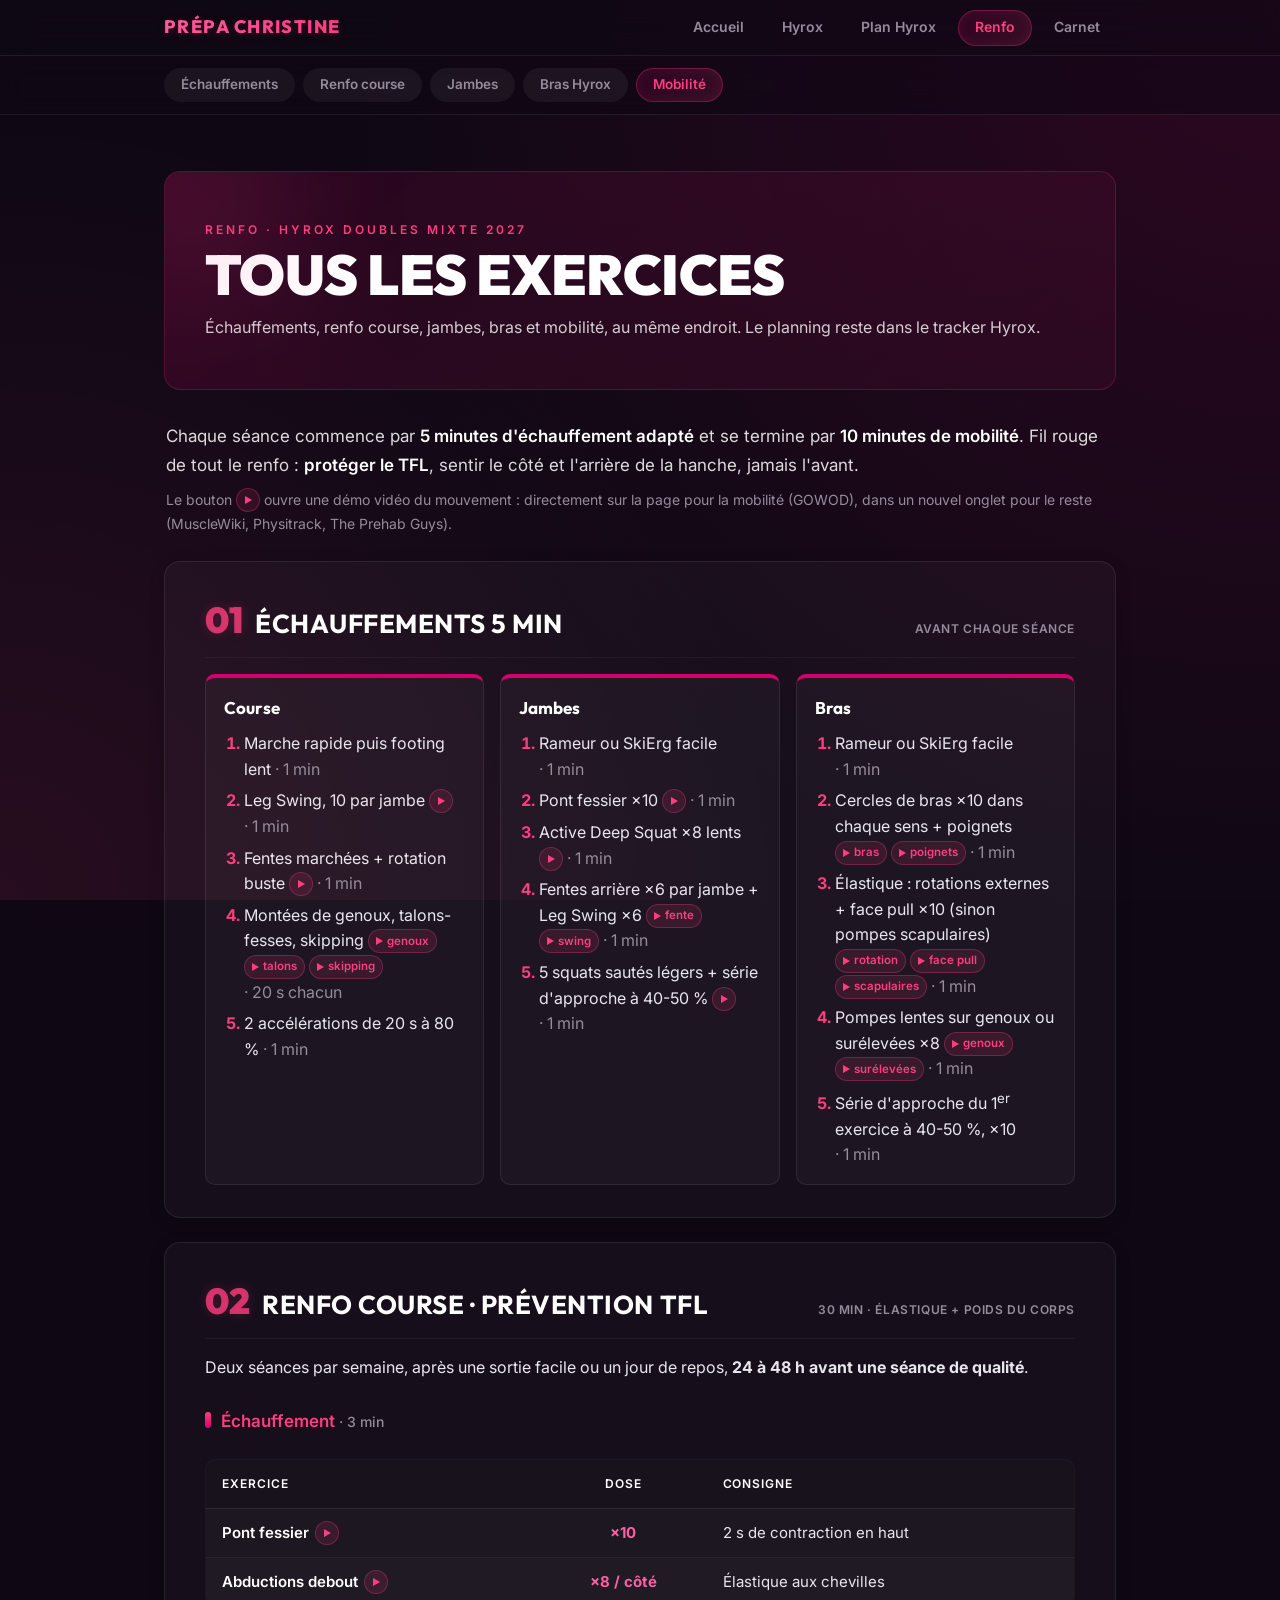
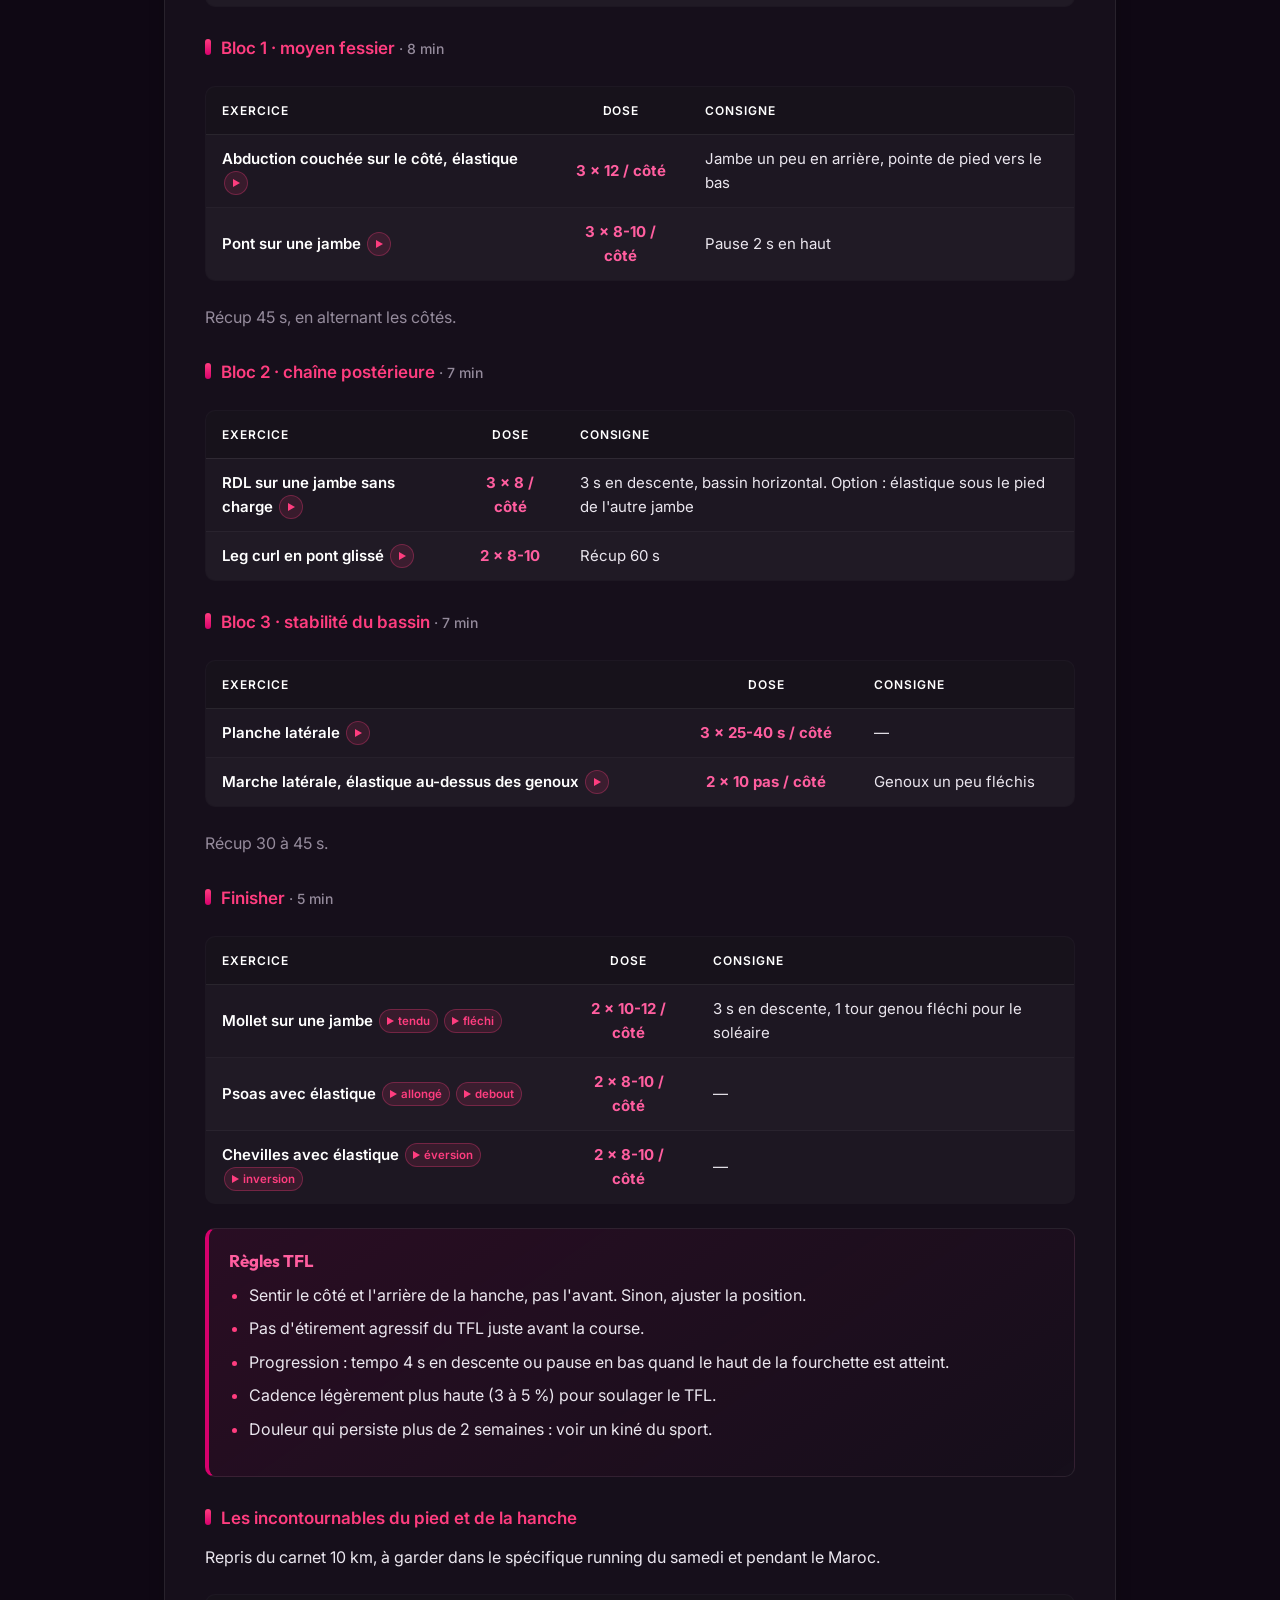
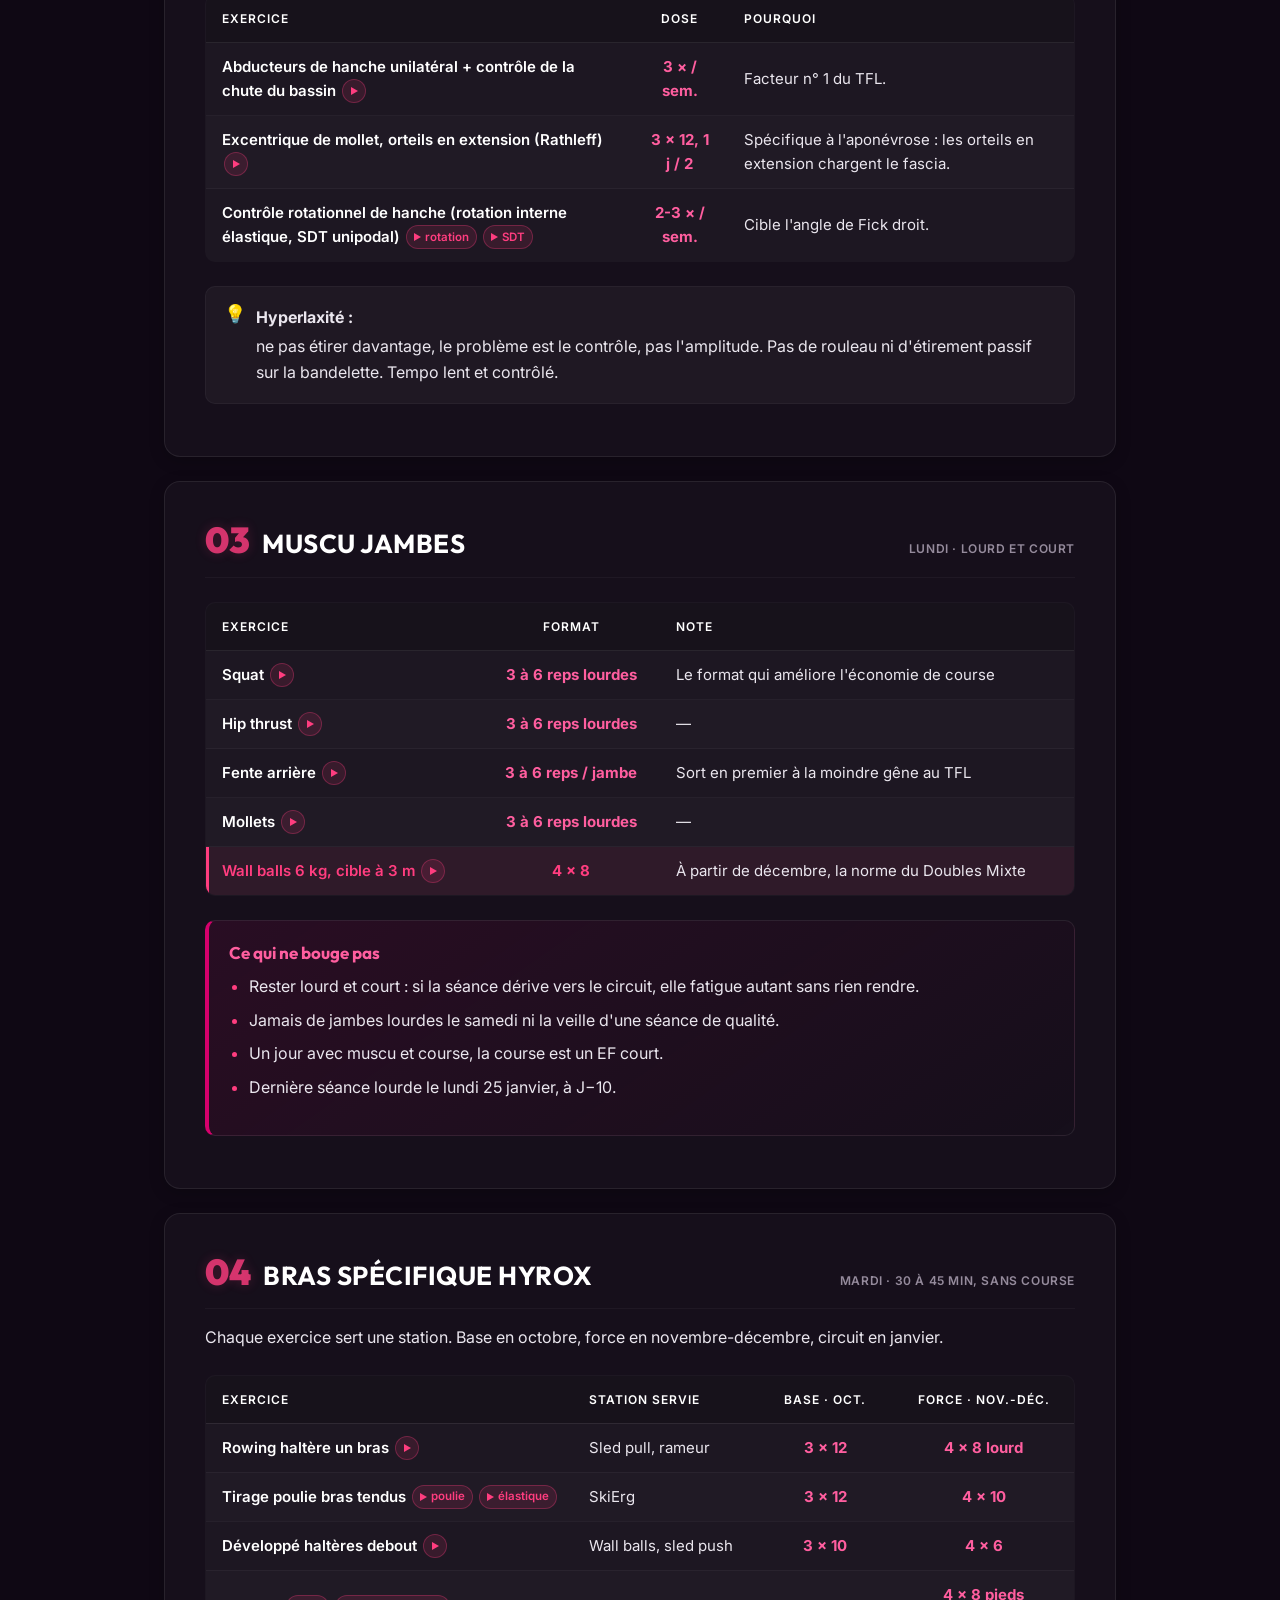
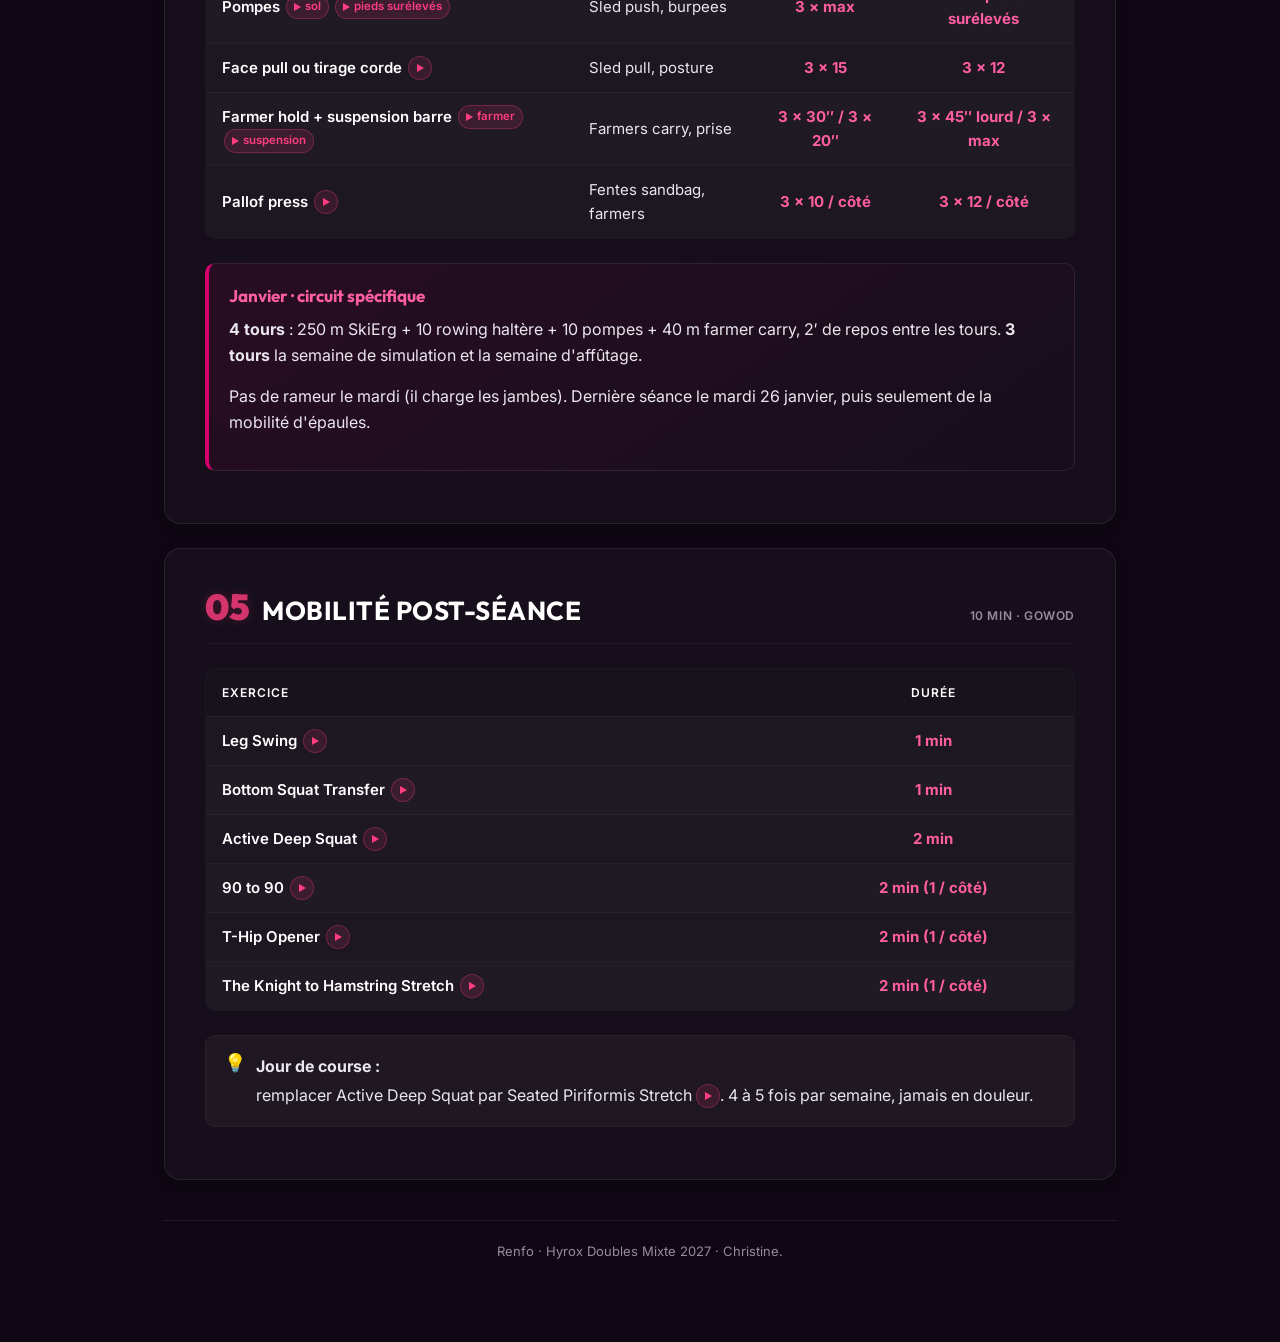
<file: Christine_Renfo.html>
<!DOCTYPE html>
<html lang="fr">
<head>
<meta charset="utf-8">
<meta name="viewport" content="width=device-width, initial-scale=1, viewport-fit=cover">
<meta name="theme-color" content="#0F0814">
<meta name="description" content="Tous les exercices de renfo de Christine : échauffements, renfo course et prévention TFL, muscu jambes, bras Hyrox, mobilité post-séance.">
<title>Renfo · Christine · Hyrox Doubles 2027</title>
<link rel="stylesheet" href="style.css">
<link rel="manifest" href="manifest.json">
<link rel="apple-touch-icon" href="apple-touch-icon.png">
<meta name="apple-mobile-web-app-title" content="Hyrox">
<link rel="icon" type="image/png" href="icon-192.png">
<!-- View Transitions API -->
<meta name="view-transition" content="same-origin">
<style>
  /* ===== TOC BAR (même barre d'ancres que le carnet) ===== */
  .toc-bar {
    position: sticky; top: var(--shell-h); z-index: 40;
    background: rgba(15, 8, 20, 0.6);
    backdrop-filter: blur(12px);
    -webkit-backdrop-filter: blur(12px);
    border-bottom: 1px solid var(--border);
  }
  .toc-nav {
    display: flex; gap: 8px; overflow-x: auto; padding: 12px 16px;
    scroll-snap-type: x proximity; -webkit-overflow-scrolling: touch;
    scrollbar-width: none; max-width: 1000px; margin: 0 auto;
  }
  .toc-nav::-webkit-scrollbar { display: none; }
  .toc-nav a {
    scroll-snap-align: start; flex: 0 0 auto;
    display: inline-flex; align-items: center; min-height: 34px;
    padding: 0 16px; border-radius: 20px;
    background: rgba(255,255,255,0.05); color: var(--muted);
    border: 1px solid transparent;
    text-decoration: none; font-size: 13.5px; font-weight: 600; white-space: nowrap;
    transition: all 0.2s cubic-bezier(0.4, 0, 0.2, 1);
  }
  .toc-nav a:hover { background: rgba(255,255,255,0.1); color: var(--txt); }
  .toc-nav a:active { transform: scale(0.96); }
  .toc-nav a.on {
    background: linear-gradient(120deg, rgba(214,0,108,0.15), rgba(255,61,127,0.15));
    color: var(--hot); border-color: rgba(255,61,127,0.3);
    box-shadow: 0 0 12px rgba(255,61,127,0.1) inset;
  }

  .lead { font-size: 17px; margin: 24px 2px; color: rgba(255,255,255,0.85); line-height: 1.7; }
  .lead b { color: #fff; font-weight: 600; }

  section {
    scroll-margin-top: calc(var(--shell-h) + 60px);
    background: var(--surface);
    border: 1px solid var(--border);
    border-radius: var(--radius);
    padding: 16px 20px 24px;
    margin: 24px 0;
    box-shadow: 0 4px 16px rgba(0,0,0,0.2);
  }
  .sech {
    display: flex; align-items: baseline; gap: 12px; flex-wrap: wrap;
    border-bottom: 1px solid var(--border-light);
    padding: 16px 0 12px; margin-bottom: 16px;
  }
  .sech .num {
    font-family: var(--font-disp); color: rgba(255,61,127,0.8);
    font-weight: 900; font-size: 32px; line-height: 1;
    text-shadow: 0 0 12px rgba(255,61,127,0.2);
  }
  .sech h2 {
    font-family: var(--font-disp); text-transform: uppercase;
    letter-spacing: .02em; color: #fff; font-size: 22px; margin: 0; font-weight: 700;
  }
  .sech .when {
    margin-left: auto; font-size: 12px; font-weight: 600; text-transform: uppercase;
    letter-spacing: .05em; color: var(--muted);
  }
  h3 { color: var(--hot); font-size: 17px; margin: 28px 0 12px; font-weight: 600; }
  h3::before {
    content: ""; display: inline-block; width: 6px; height: 16px;
    background: linear-gradient(180deg, var(--hot), var(--brand));
    margin-right: 10px; vertical-align: -1px; border-radius: 4px;
  }
  h3 .dur { color: var(--muted); font-weight: 500; font-size: 14px; }

  /* ===== ÉCHAUFFEMENTS : trois cartes ===== */
  .warm { display: grid; grid-template-columns: 1fr; gap: 16px; margin: 8px 0 0; }
  .warm-card {
    background: var(--surface); border: 1px solid var(--border);
    border-top: 4px solid var(--brand); border-radius: var(--radius-sm);
    padding: 16px 18px 6px;
  }
  .warm-card h4 { margin: 0 0 10px; font-family: var(--font-disp); color: #fff; font-size: 17px; }
  .warm-card ol { margin: 0 0 10px; padding-left: 20px; }
  .warm-card li { margin-bottom: 6px; }
  .warm-card li::marker { color: var(--hot); font-weight: 700; }
  .t { color: var(--muted); white-space: nowrap; }

  td .t { display: block; font-size: 13px; }

  /* ===== LIENS DÉMO (vidéos hébergées par les sources, ouvertes à part) ===== */
  .demo {
    display: inline-flex; align-items: center; gap: 4px; vertical-align: 1px;
    min-height: 24px; min-width: 24px; padding: 0 7px; border-radius: 12px;
    background: rgba(255,61,127,0.12); border: 1px solid rgba(255,61,127,0.3);
    color: var(--hot); font-size: 11.5px; font-weight: 600; line-height: 1; white-space: nowrap;
    text-decoration: none; justify-content: center;
  }
  .demo::before {
    content: ""; width: 0; height: 0;
    border-left: 7px solid currentColor; border-top: 4.5px solid transparent; border-bottom: 4.5px solid transparent;
  }
  .demo:hover { background: rgba(255,61,127,0.22); color: #fff; }
  .ex .demo { margin-left: 2px; }
  /* ===== LECTEUR VIDÉO (fenêtre sur la page) ===== */
  .vid { padding: 0; border: 1px solid var(--border); border-radius: var(--radius); background: #000;
         width: min(92vw, 860px); max-height: 92vh; color: var(--txt); }
  .vid::backdrop { background: rgba(8,4,12,0.8); backdrop-filter: blur(4px); -webkit-backdrop-filter: blur(4px); }
  .vid-bar { display: flex; align-items: center; gap: 12px; padding: 10px 12px 10px 16px; background: var(--bg); }
  .vid-bar b { flex: 1; font-size: 15px; font-family: var(--font-disp); min-width: 0; overflow: hidden; text-overflow: ellipsis; white-space: nowrap; }
  .vid-bar a { font-size: 13px; color: var(--muted); white-space: nowrap; }
  .vid-close { flex: none; width: 36px; height: 36px; border-radius: 50%; border: 1px solid var(--border);
               background: rgba(255,255,255,0.06); color: #fff; font-size: 20px; line-height: 1; cursor: pointer; }
  .vid-frame { position: relative; aspect-ratio: 16 / 9; }
  .vid-frame iframe { position: absolute; inset: 0; width: 100%; height: 100%; border: 0; }
  .demo-note { display: inline-block; margin-top: 8px; font-size: 14px; color: var(--muted); }
  @media (max-width: 719px) { td .ex { text-align: right; } }

  @media (min-width: 720px) {
    .toc-nav { padding: 12px 24px; }
    section { padding: 24px 40px 32px; }
    .sech h2 { font-size: 26px; } .sech .num { font-size: 36px; }
    .warm { grid-template-columns: repeat(3, 1fr); }
  }
  @media print {
    .toc-bar { display: none; } section { box-shadow: none; padding: 0 0 16px; border: none; }
  }
</style>
</head>
<body>

<header class="shell">
  <div class="shell-inner">
    <a class="shell-brand" href="index.html">Prépa Christine</a>
    <nav class="shell-nav" aria-label="Navigation">
      <a href="index.html" class="shell-tab">Accueil</a>
      <a href="Christine_Hyrox_Tracker.html" class="shell-tab">Hyrox</a>
      <a href="Christine_Hyrox_Fevrier.html" class="shell-tab"><span class="tab-long">Plan Hyrox</span><span class="tab-short">Plan</span></a>
      <a href="Christine_Renfo.html" class="shell-tab active" aria-current="page">Renfo</a>
      <a href="Christine_10K_Carnet.html" class="shell-tab">Carnet</a>
    </nav>
  </div>
</header>

<div class="toc-bar">
  <nav class="toc-nav" aria-label="Aller à une section">
    <a href="#echauffements">Échauffements</a><a href="#renfo-course">Renfo course</a>
    <a href="#jambes">Jambes</a><a href="#bras">Bras Hyrox</a><a href="#mobilite">Mobilité</a>
  </nav>
</div>

<div class="wrap">

  <div class="hero">
    <div class="k">Renfo · Hyrox Doubles Mixte 2027</div>
    <h1>Tous les exercices</h1>
    <p>Échauffements, renfo course, jambes, bras et mobilité, au même endroit. Le planning reste dans le tracker Hyrox.</p>
  </div>

  <p class="lead">Chaque séance commence par <b>5 minutes d'échauffement adapté</b> et se termine par <b>10 minutes de mobilité</b>. Fil rouge de tout le renfo&nbsp;: <b>protéger le TFL</b>, sentir le côté et l'arrière de la hanche, jamais l'avant.<br><span class="demo-note">Le bouton <span class="demo" aria-hidden="true"></span> ouvre une démo vidéo du mouvement&nbsp;: directement sur la page pour la mobilité (GOWOD), dans un nouvel onglet pour le reste (MuscleWiki, Physitrack, The Prehab Guys).</span></p>

  <!-- ===== 01 · ÉCHAUFFEMENTS ===== -->
  <section id="echauffements">
    <div class="sech"><span class="num disp">01</span><h2>Échauffements 5 min</h2><span class="when">Avant chaque séance</span></div>
    <div class="warm">
      <div class="warm-card">
        <h4>Course</h4>
        <ol>
          <li>Marche rapide puis footing lent <span class="t">· 1 min</span></li>
          <li>Leg Swing, 10 par jambe <a class="demo" data-yt="A2x0oG58nD8" data-name="Leg Swing" href="https://www.gowod.app/fr/mobility-exercises/leg-swing" target="_blank" rel="noopener" title="Lire la démo vidéo" aria-label="Lire la démo vidéo"></a> <span class="t">· 1 min</span></li>
          <li>Fentes marchées + rotation buste <a class="demo" href="https://us.physitrack.com/home-exercise-video/walking-lunge-with-a-twist" target="_blank" rel="noopener" title="Voir la démo (nouvel onglet)" aria-label="Voir la démo (nouvel onglet)"></a> <span class="t">· 1 min</span></li>
          <li>Montées de genoux, talons-fesses, skipping <a class="demo" href="https://us.physitrack.com/home-exercise-video/high-knees-jog" target="_blank" rel="noopener" title="Voir la démo : genoux (nouvel onglet)" aria-label="Voir la démo : genoux (nouvel onglet)"><span>genoux</span></a> <a class="demo" href="https://musclewiki.com/fr-fr/exercise/butt-kick" target="_blank" rel="noopener" title="Voir la démo : talons (nouvel onglet)" aria-label="Voir la démo : talons (nouvel onglet)"><span>talons</span></a> <a class="demo" href="https://au.physitrack.com/home-exercise-video/symmetrical-skipping-high-knee-march-%2528arm-swing%2529" target="_blank" rel="noopener" title="Voir la démo : skipping (nouvel onglet)" aria-label="Voir la démo : skipping (nouvel onglet)"><span>skipping</span></a> <span class="t">· 20 s chacun</span></li>
          <li>2 accélérations de 20 s à 80 % <span class="t">· 1 min</span></li>
        </ol>
      </div>
      <div class="warm-card">
        <h4>Jambes</h4>
        <ol>
          <li>Rameur ou SkiErg facile <span class="t">· 1 min</span></li>
          <li>Pont fessier ×10 <a class="demo" href="https://musclewiki.com/fr-fr/exercise/glute-bridge" target="_blank" rel="noopener" title="Voir la démo (nouvel onglet)" aria-label="Voir la démo (nouvel onglet)"></a> <span class="t">· 1 min</span></li>
          <li>Active Deep Squat ×8 lents <a class="demo" data-yt="_kTB1ilKMuA" data-name="Active Deep Squat" href="https://www.gowod.app/fr/mobility-exercises/active-deep-squat" target="_blank" rel="noopener" title="Lire la démo vidéo" aria-label="Lire la démo vidéo"></a> <span class="t">· 1 min</span></li>
          <li>Fentes arrière ×6 par jambe + Leg Swing ×6 <a class="demo" href="https://musclewiki.com/fr-fr/exercise/bodyweight-reverse-lunge" target="_blank" rel="noopener" title="Voir la démo : fente (nouvel onglet)" aria-label="Voir la démo : fente (nouvel onglet)"><span>fente</span></a> <a class="demo" data-yt="A2x0oG58nD8" data-name="Leg Swing" href="https://www.gowod.app/fr/mobility-exercises/leg-swing" target="_blank" rel="noopener" title="Lire la démo vidéo : swing" aria-label="Lire la démo vidéo : swing"><span>swing</span></a> <span class="t">· 1 min</span></li>
          <li>5 squats sautés légers + série d'approche à 40-50 % <a class="demo" href="https://musclewiki.com/fr-fr/exercise/jump-squats" target="_blank" rel="noopener" title="Voir la démo (nouvel onglet)" aria-label="Voir la démo (nouvel onglet)"></a> <span class="t">· 1 min</span></li>
        </ol>
      </div>
      <div class="warm-card">
        <h4>Bras</h4>
        <ol>
          <li>Rameur ou SkiErg facile <span class="t">· 1 min</span></li>
          <li>Cercles de bras ×10 dans chaque sens + poignets <a class="demo" href="https://musclewiki.com/fr-fr/exercise/forward-arm-circle" target="_blank" rel="noopener" title="Voir la démo : bras (nouvel onglet)" aria-label="Voir la démo : bras (nouvel onglet)"><span>bras</span></a> <a class="demo" href="https://us.physitrack.com/home-exercise-video/wrist-circles" target="_blank" rel="noopener" title="Voir la démo : poignets (nouvel onglet)" aria-label="Voir la démo : poignets (nouvel onglet)"><span>poignets</span></a> <span class="t">· 1 min</span></li>
          <li>Élastique&nbsp;: rotations externes + face pull ×10 (sinon pompes scapulaires) <a class="demo" href="https://musclewiki.com/fr-fr/exercise/mini-band-external-rotation" target="_blank" rel="noopener" title="Voir la démo : rotation (nouvel onglet)" aria-label="Voir la démo : rotation (nouvel onglet)"><span>rotation</span></a> <a class="demo" href="https://musclewiki.com/fr-fr/exercise/band-face-pull" target="_blank" rel="noopener" title="Voir la démo : face pull (nouvel onglet)" aria-label="Voir la démo : face pull (nouvel onglet)"><span>face pull</span></a> <a class="demo" href="https://us.physitrack.com/home-exercise-video/push-up-plus" target="_blank" rel="noopener" title="Voir la démo : scapulaires (nouvel onglet)" aria-label="Voir la démo : scapulaires (nouvel onglet)"><span>scapulaires</span></a> <span class="t">· 1 min</span></li>
          <li>Pompes lentes sur genoux ou surélevées ×8 <a class="demo" href="https://musclewiki.com/fr-fr/exercise/bodyweight-knee-push-ups" target="_blank" rel="noopener" title="Voir la démo : genoux (nouvel onglet)" aria-label="Voir la démo : genoux (nouvel onglet)"><span>genoux</span></a> <a class="demo" href="https://musclewiki.com/fr-fr/exercise/incline-push-up" target="_blank" rel="noopener" title="Voir la démo : surélevées (nouvel onglet)" aria-label="Voir la démo : surélevées (nouvel onglet)"><span>surélevées</span></a> <span class="t">· 1 min</span></li>
          <li>Série d'approche du 1<sup>er</sup> exercice à 40-50 %, ×10 <span class="t">· 1 min</span></li>
        </ol>
      </div>
    </div>
  </section>

  <!-- ===== 02 · RENFO COURSE / TFL ===== -->
  <section id="renfo-course">
    <div class="sech"><span class="num disp">02</span><h2>Renfo course · prévention TFL</h2><span class="when">30 min · élastique + poids du corps</span></div>
    <p>Deux séances par semaine, après une sortie facile ou un jour de repos, <b>24 à 48 h avant une séance de qualité</b>.</p>

    <h3>Échauffement <span class="dur">· 3 min</span></h3>
    <div class="tw"><table>
      <thead><tr><th>Exercice</th><th class="ctr">Dose</th><th>Consigne</th></tr></thead>
      <tbody>
        <tr><td class="l" data-label="Exercice"><span class="ex">Pont fessier <a class="demo" href="https://musclewiki.com/fr-fr/exercise/glute-bridge" target="_blank" rel="noopener" title="Voir la démo (nouvel onglet)" aria-label="Voir la démo (nouvel onglet)"></a></span></td><td class="ctr pk" data-label="Dose">×10</td><td data-label="Consigne">2 s de contraction en haut</td></tr>
        <tr><td class="l" data-label="Exercice"><span class="ex">Abductions debout <a class="demo" href="https://musclewiki.com/fr-fr/exercise/mini-band-standing-hip-abduction" target="_blank" rel="noopener" title="Voir la démo (nouvel onglet)" aria-label="Voir la démo (nouvel onglet)"></a></span></td><td class="ctr pk" data-label="Dose">×8 / côté</td><td data-label="Consigne">Élastique aux chevilles</td></tr>
      </tbody>
    </table></div>

    <h3>Bloc 1 · moyen fessier <span class="dur">· 8 min</span></h3>
    <div class="tw"><table>
      <thead><tr><th>Exercice</th><th class="ctr">Dose</th><th>Consigne</th></tr></thead>
      <tbody>
        <tr><td class="l" data-label="Exercice"><span class="ex">Abduction couchée sur le côté, élastique <a class="demo" href="https://musclewiki.com/fr-fr/exercise/mini-band-side-laying-hip-abduction" target="_blank" rel="noopener" title="Voir la démo (nouvel onglet)" aria-label="Voir la démo (nouvel onglet)"></a></span></td><td class="ctr pk" data-label="Dose">3 × 12 / côté</td><td data-label="Consigne">Jambe un peu en arrière, pointe de pied vers le bas</td></tr>
        <tr><td class="l" data-label="Exercice"><span class="ex">Pont sur une jambe <a class="demo" href="https://musclewiki.com/fr-fr/exercise/single-leg-glute-bridge" target="_blank" rel="noopener" title="Voir la démo (nouvel onglet)" aria-label="Voir la démo (nouvel onglet)"></a></span></td><td class="ctr pk" data-label="Dose">3 × 8-10 / côté</td><td data-label="Consigne">Pause 2 s en haut</td></tr>
      </tbody>
    </table></div>
    <p class="t">Récup 45 s, en alternant les côtés.</p>

    <h3>Bloc 2 · chaîne postérieure <span class="dur">· 7 min</span></h3>
    <div class="tw"><table>
      <thead><tr><th>Exercice</th><th class="ctr">Dose</th><th>Consigne</th></tr></thead>
      <tbody>
        <tr><td class="l" data-label="Exercice"><span class="ex">RDL sur une jambe sans charge <a class="demo" href="https://musclewiki.com/fr-fr/exercise/single-legged-romanian-deadlifts" target="_blank" rel="noopener" title="Voir la démo (nouvel onglet)" aria-label="Voir la démo (nouvel onglet)"></a></span></td><td class="ctr pk" data-label="Dose">3 × 8 / côté</td><td data-label="Consigne">3 s en descente, bassin horizontal. Option&nbsp;: élastique sous le pied de l'autre jambe</td></tr>
        <tr><td class="l" data-label="Exercice"><span class="ex">Leg curl en pont glissé <a class="demo" href="https://musclewiki.com/fr-fr/exercise/hamstring-curl-supine-bilateral-slider" target="_blank" rel="noopener" title="Voir la démo (nouvel onglet)" aria-label="Voir la démo (nouvel onglet)"></a></span></td><td class="ctr pk" data-label="Dose">2 × 8-10</td><td data-label="Consigne">Récup 60 s</td></tr>
      </tbody>
    </table></div>

    <h3>Bloc 3 · stabilité du bassin <span class="dur">· 7 min</span></h3>
    <div class="tw"><table>
      <thead><tr><th>Exercice</th><th class="ctr">Dose</th><th>Consigne</th></tr></thead>
      <tbody>
        <tr><td class="l" data-label="Exercice"><span class="ex">Planche latérale <a class="demo" href="https://musclewiki.com/fr-fr/exercise/elbow-side-plank" target="_blank" rel="noopener" title="Voir la démo (nouvel onglet)" aria-label="Voir la démo (nouvel onglet)"></a></span></td><td class="ctr pk" data-label="Dose">3 × 25-40 s / côté</td><td data-label="Consigne">—</td></tr>
        <tr><td class="l" data-label="Exercice"><span class="ex">Marche latérale, élastique au-dessus des genoux <a class="demo" href="https://musclewiki.com/fr-fr/exercise/mini-band-walking-side-to-side" target="_blank" rel="noopener" title="Voir la démo (nouvel onglet)" aria-label="Voir la démo (nouvel onglet)"></a></span></td><td class="ctr pk" data-label="Dose">2 × 10 pas / côté</td><td data-label="Consigne">Genoux un peu fléchis</td></tr>
      </tbody>
    </table></div>
    <p class="t">Récup 30 à 45 s.</p>

    <h3>Finisher <span class="dur">· 5 min</span></h3>
    <div class="tw"><table>
      <thead><tr><th>Exercice</th><th class="ctr">Dose</th><th>Consigne</th></tr></thead>
      <tbody>
        <tr><td class="l" data-label="Exercice"><span class="ex">Mollet sur une jambe <a class="demo" href="https://musclewiki.com/fr-fr/exercise/calf-raise-2b-unilateral-floor" target="_blank" rel="noopener" title="Voir la démo : tendu (nouvel onglet)" aria-label="Voir la démo : tendu (nouvel onglet)"><span>tendu</span></a> <a class="demo" href="https://musclewiki.com/fr-fr/exercise/calf-raise-3b-soleus-bias-unilateral" target="_blank" rel="noopener" title="Voir la démo : fléchi (nouvel onglet)" aria-label="Voir la démo : fléchi (nouvel onglet)"><span>fléchi</span></a></span></td><td class="ctr pk" data-label="Dose">2 × 10-12 / côté</td><td data-label="Consigne">3 s en descente, 1 tour genou fléchi pour le soléaire</td></tr>
        <tr><td class="l" data-label="Exercice"><span class="ex">Psoas avec élastique <a class="demo" href="https://theprehabguys.com/vimeo-video/psoas-march-band/" target="_blank" rel="noopener" title="Voir la démo : allongé (nouvel onglet)" aria-label="Voir la démo : allongé (nouvel onglet)"><span>allongé</span></a> <a class="demo" href="https://theprehabguys.com/vimeo-video/standing-psoas-march-band-2/" target="_blank" rel="noopener" title="Voir la démo : debout (nouvel onglet)" aria-label="Voir la démo : debout (nouvel onglet)"><span>debout</span></a></span></td><td class="ctr pk" data-label="Dose">2 × 8-10 / côté</td><td data-label="Consigne">—</td></tr>
        <tr><td class="l" data-label="Exercice"><span class="ex">Chevilles avec élastique <a class="demo" href="https://theprehabguys.com/vimeo-video/ankle-eversion-band/" target="_blank" rel="noopener" title="Voir la démo : éversion (nouvel onglet)" aria-label="Voir la démo : éversion (nouvel onglet)"><span>éversion</span></a> <a class="demo" href="https://musclewiki.com/fr-fr/exercise/band-seated-inversions" target="_blank" rel="noopener" title="Voir la démo : inversion (nouvel onglet)" aria-label="Voir la démo : inversion (nouvel onglet)"><span>inversion</span></a></span></td><td class="ctr pk" data-label="Dose">2 × 8-10 / côté</td><td data-label="Consigne">—</td></tr>
      </tbody>
    </table></div>

    <div class="co">
      <h4>Règles TFL</h4>
      <ul>
        <li>Sentir le côté et l'arrière de la hanche, pas l'avant. Sinon, ajuster la position.</li>
        <li>Pas d'étirement agressif du TFL juste avant la course.</li>
        <li>Progression&nbsp;: tempo 4 s en descente ou pause en bas quand le haut de la fourchette est atteint.</li>
        <li>Cadence légèrement plus haute (3 à 5 %) pour soulager le TFL.</li>
        <li>Douleur qui persiste plus de 2 semaines&nbsp;: voir un kiné du sport.</li>
      </ul>
    </div>

    <h3>Les incontournables du pied et de la hanche</h3>
    <p>Repris du carnet 10 km, à garder dans le spécifique running du samedi et pendant le Maroc.</p>
    <div class="tw"><table>
      <thead><tr><th>Exercice</th><th class="ctr">Dose</th><th>Pourquoi</th></tr></thead>
      <tbody>
        <tr><td class="l" data-label="Exercice"><span class="ex">Abducteurs de hanche unilatéral + contrôle de la chute du bassin <a class="demo" href="https://musclewiki.com/fr-fr/exercise/mini-band-standing-hip-abduction" target="_blank" rel="noopener" title="Voir la démo (nouvel onglet)" aria-label="Voir la démo (nouvel onglet)"></a></span></td><td class="ctr pk" data-label="Dose">3 × / sem.</td><td data-label="Pourquoi">Facteur n° 1 du TFL.</td></tr>
        <tr><td class="l" data-label="Exercice"><span class="ex">Excentrique de mollet, orteils en extension (Rathleff) <a class="demo" href="https://us.physitrack.com/home-exercise-video/single-leg-heel-raise-with-plantar-fascia-stretch" target="_blank" rel="noopener" title="Voir la démo (nouvel onglet)" aria-label="Voir la démo (nouvel onglet)"></a></span></td><td class="ctr pk" data-label="Dose">3 × 12, 1 j / 2</td><td data-label="Pourquoi">Spécifique à l'aponévrose&nbsp;: les orteils en extension chargent le fascia.</td></tr>
        <tr><td class="l" data-label="Exercice"><span class="ex">Contrôle rotationnel de hanche (rotation interne élastique, SDT unipodal) <a class="demo" href="https://us.physitrack.com/home-exercise-video/resisted-hip-internal-rotation-in-sitting" target="_blank" rel="noopener" title="Voir la démo : rotation (nouvel onglet)" aria-label="Voir la démo : rotation (nouvel onglet)"><span>rotation</span></a> <a class="demo" href="https://us.physitrack.com/home-exercise-video/single-leg-deadlift" target="_blank" rel="noopener" title="Voir la démo : SDT (nouvel onglet)" aria-label="Voir la démo : SDT (nouvel onglet)"><span>SDT</span></a></span></td><td class="ctr pk" data-label="Dose">2-3 × / sem.</td><td data-label="Pourquoi">Cible l'angle de Fick droit.</td></tr>
      </tbody>
    </table></div>
    <div class="tip"><b>Hyperlaxité&nbsp;:</b> ne pas étirer davantage, le problème est le contrôle, pas l'amplitude. Pas de rouleau ni d'étirement passif sur la bandelette. Tempo lent et contrôlé.</div>
  </section>

  <!-- ===== 03 · JAMBES ===== -->
  <section id="jambes">
    <div class="sech"><span class="num disp">03</span><h2>Muscu jambes</h2><span class="when">Lundi · lourd et court</span></div>
    <div class="tw"><table>
      <thead><tr><th>Exercice</th><th class="ctr">Format</th><th>Note</th></tr></thead>
      <tbody>
        <tr><td class="l" data-label="Exercice"><span class="ex">Squat <a class="demo" href="https://musclewiki.com/fr-fr/exercise/barbell-squat" target="_blank" rel="noopener" title="Voir la démo (nouvel onglet)" aria-label="Voir la démo (nouvel onglet)"></a></span></td><td class="ctr pk" data-label="Format">3 à 6 reps lourdes</td><td data-label="Note">Le format qui améliore l'économie de course</td></tr>
        <tr><td class="l" data-label="Exercice"><span class="ex">Hip thrust <a class="demo" href="https://musclewiki.com/fr-fr/exercise/barbell-hip-thrust" target="_blank" rel="noopener" title="Voir la démo (nouvel onglet)" aria-label="Voir la démo (nouvel onglet)"></a></span></td><td class="ctr pk" data-label="Format">3 à 6 reps lourdes</td><td data-label="Note">—</td></tr>
        <tr><td class="l" data-label="Exercice"><span class="ex">Fente arrière <a class="demo" href="https://musclewiki.com/fr-fr/exercise/dumbbell-reverse-lunge" target="_blank" rel="noopener" title="Voir la démo (nouvel onglet)" aria-label="Voir la démo (nouvel onglet)"></a></span></td><td class="ctr pk" data-label="Format">3 à 6 reps / jambe</td><td data-label="Note">Sort en premier à la moindre gêne au TFL</td></tr>
        <tr><td class="l" data-label="Exercice"><span class="ex">Mollets <a class="demo" href="https://musclewiki.com/fr-fr/exercise/calf-raises" target="_blank" rel="noopener" title="Voir la démo (nouvel onglet)" aria-label="Voir la démo (nouvel onglet)"></a></span></td><td class="ctr pk" data-label="Format">3 à 6 reps lourdes</td><td data-label="Note">—</td></tr>
        <tr class="hi"><td class="l" data-label="Exercice"><span class="ex">Wall balls 6 kg, cible à 3 m <a class="demo" href="https://musclewiki.com/fr-fr/exercise/wall-ball" target="_blank" rel="noopener" title="Voir la démo (nouvel onglet)" aria-label="Voir la démo (nouvel onglet)"></a></span></td><td class="ctr pk" data-label="Format">4 × 8</td><td data-label="Note">À partir de décembre, la norme du Doubles Mixte</td></tr>
      </tbody>
    </table></div>
    <div class="co">
      <h4>Ce qui ne bouge pas</h4>
      <ul>
        <li>Rester lourd et court&nbsp;: si la séance dérive vers le circuit, elle fatigue autant sans rien rendre.</li>
        <li>Jamais de jambes lourdes le samedi ni la veille d'une séance de qualité.</li>
        <li>Un jour avec muscu et course, la course est un EF court.</li>
        <li>Dernière séance lourde le lundi 25 janvier, à J−10.</li>
      </ul>
    </div>
  </section>

  <!-- ===== 04 · BRAS HYROX ===== -->
  <section id="bras">
    <div class="sech"><span class="num disp">04</span><h2>Bras spécifique Hyrox</h2><span class="when">Mardi · 30 à 45 min, sans course</span></div>
    <p>Chaque exercice sert une station. Base en octobre, force en novembre-décembre, circuit en janvier.</p>
    <div class="tw"><table>
      <thead><tr><th>Exercice</th><th>Station servie</th><th class="ctr">Base · oct.</th><th class="ctr">Force · nov.-déc.</th></tr></thead>
      <tbody>
        <tr><td class="l" data-label="Exercice"><span class="ex">Rowing haltère un bras <a class="demo" href="https://musclewiki.com/fr-fr/exercise/dumbbell-single-arm-row" target="_blank" rel="noopener" title="Voir la démo (nouvel onglet)" aria-label="Voir la démo (nouvel onglet)"></a></span></td><td data-label="Station">Sled pull, rameur</td><td class="ctr pk" data-label="Base">3 × 12</td><td class="ctr pk" data-label="Force">4 × 8 lourd</td></tr>
        <tr><td class="l" data-label="Exercice"><span class="ex">Tirage poulie bras tendus <a class="demo" href="https://musclewiki.com/fr-fr/exercise/cable-standing-bilateral-straight-arm-pull-in" target="_blank" rel="noopener" title="Voir la démo : poulie (nouvel onglet)" aria-label="Voir la démo : poulie (nouvel onglet)"><span>poulie</span></a> <a class="demo" href="https://ie.physitrack.com/home-exercise-video/resisted-bent-over-straight-arm-pull-down" target="_blank" rel="noopener" title="Voir la démo : élastique (nouvel onglet)" aria-label="Voir la démo : élastique (nouvel onglet)"><span>élastique</span></a></span></td><td data-label="Station">SkiErg</td><td class="ctr pk" data-label="Base">3 × 12</td><td class="ctr pk" data-label="Force">4 × 10</td></tr>
        <tr><td class="l" data-label="Exercice"><span class="ex">Développé haltères debout <a class="demo" href="https://musclewiki.com/fr-fr/exercise/dumbbell-overhead-press" target="_blank" rel="noopener" title="Voir la démo (nouvel onglet)" aria-label="Voir la démo (nouvel onglet)"></a></span></td><td data-label="Station">Wall balls, sled push</td><td class="ctr pk" data-label="Base">3 × 10</td><td class="ctr pk" data-label="Force">4 × 6</td></tr>
        <tr><td class="l" data-label="Exercice"><span class="ex">Pompes <a class="demo" href="https://musclewiki.com/fr-fr/exercise/push-up" target="_blank" rel="noopener" title="Voir la démo : sol (nouvel onglet)" aria-label="Voir la démo : sol (nouvel onglet)"><span>sol</span></a> <a class="demo" href="https://musclewiki.com/fr-fr/exercise/decline-push-up" target="_blank" rel="noopener" title="Voir la démo : pieds surélevés (nouvel onglet)" aria-label="Voir la démo : pieds surélevés (nouvel onglet)"><span>pieds surélevés</span></a></span></td><td data-label="Station">Sled push, burpees</td><td class="ctr pk" data-label="Base">3 × max</td><td class="ctr pk" data-label="Force">4 × 8 pieds surélevés</td></tr>
        <tr><td class="l" data-label="Exercice"><span class="ex">Face pull ou tirage corde <a class="demo" href="https://musclewiki.com/fr-fr/exercise/band-face-pull" target="_blank" rel="noopener" title="Voir la démo (nouvel onglet)" aria-label="Voir la démo (nouvel onglet)"></a></span></td><td data-label="Station">Sled pull, posture</td><td class="ctr pk" data-label="Base">3 × 15</td><td class="ctr pk" data-label="Force">3 × 12</td></tr>
        <tr><td class="l" data-label="Exercice"><span class="ex">Farmer hold + suspension barre <a class="demo" href="https://musclewiki.com/fr-fr/exercise/dumbbell-farmer-walk" target="_blank" rel="noopener" title="Voir la démo : farmer (nouvel onglet)" aria-label="Voir la démo : farmer (nouvel onglet)"><span>farmer</span></a> <a class="demo" href="https://musclewiki.com/fr-fr/exercise/dead-hang" target="_blank" rel="noopener" title="Voir la démo : suspension (nouvel onglet)" aria-label="Voir la démo : suspension (nouvel onglet)"><span>suspension</span></a></span></td><td data-label="Station">Farmers carry, prise</td><td class="ctr pk" data-label="Base">3 × 30″ / 3 × 20″</td><td class="ctr pk" data-label="Force">3 × 45″ lourd / 3 × max</td></tr>
        <tr><td class="l" data-label="Exercice"><span class="ex">Pallof press <a class="demo" href="https://musclewiki.com/fr-fr/exercise/band-pallof-press" target="_blank" rel="noopener" title="Voir la démo (nouvel onglet)" aria-label="Voir la démo (nouvel onglet)"></a></span></td><td data-label="Station">Fentes sandbag, farmers</td><td class="ctr pk" data-label="Base">3 × 10 / côté</td><td class="ctr pk" data-label="Force">3 × 12 / côté</td></tr>
      </tbody>
    </table></div>
    <div class="co">
      <h4>Janvier · circuit spécifique</h4>
      <p><b>4 tours</b>&nbsp;: 250 m SkiErg + 10 rowing haltère + 10 pompes + 40 m farmer carry, 2′ de repos entre les tours. <b>3 tours</b> la semaine de simulation et la semaine d'affûtage.</p>
      <p>Pas de rameur le mardi (il charge les jambes). Dernière séance le mardi 26 janvier, puis seulement de la mobilité d'épaules.</p>
    </div>
  </section>

  <!-- ===== 05 · MOBILITÉ ===== -->
  <section id="mobilite">
    <div class="sech"><span class="num disp">05</span><h2>Mobilité post-séance</h2><span class="when">10 min · Gowod</span></div>
    <div class="tw"><table>
      <thead><tr><th>Exercice</th><th class="ctr">Durée</th></tr></thead>
      <tbody>
        <tr><td class="l" data-label="Exercice"><span class="ex">Leg Swing <a class="demo" data-yt="A2x0oG58nD8" data-name="Leg Swing" href="https://www.gowod.app/fr/mobility-exercises/leg-swing" target="_blank" rel="noopener" title="Lire la démo vidéo" aria-label="Lire la démo vidéo"></a></span></td><td class="ctr pk" data-label="Durée">1 min</td></tr>
        <tr><td class="l" data-label="Exercice"><span class="ex">Bottom Squat Transfer <a class="demo" data-yt="wDs--jm2jho" data-name="Bottom Squat Transfer" href="https://www.gowod.app/fr/mobility-exercises/bottom-squat-transfer" target="_blank" rel="noopener" title="Lire la démo vidéo" aria-label="Lire la démo vidéo"></a></span></td><td class="ctr pk" data-label="Durée">1 min</td></tr>
        <tr><td class="l" data-label="Exercice"><span class="ex">Active Deep Squat <a class="demo" data-yt="_kTB1ilKMuA" data-name="Active Deep Squat" href="https://www.gowod.app/fr/mobility-exercises/active-deep-squat" target="_blank" rel="noopener" title="Lire la démo vidéo" aria-label="Lire la démo vidéo"></a></span></td><td class="ctr pk" data-label="Durée">2 min</td></tr>
        <tr><td class="l" data-label="Exercice"><span class="ex">90 to 90 <a class="demo" data-yt="_I6vFSlcyPY" data-name="90 to 90" href="https://www.gowod.app/fr/mobility-exercises/90-to-90" target="_blank" rel="noopener" title="Lire la démo vidéo" aria-label="Lire la démo vidéo"></a></span></td><td class="ctr pk" data-label="Durée">2 min (1 / côté)</td></tr>
        <tr><td class="l" data-label="Exercice"><span class="ex">T-Hip Opener <a class="demo" data-yt="CKj_0TdVcsQ" data-name="T-Hip Opener" href="https://www.gowod.app/fr/mobility-exercises/t-hip-opener" target="_blank" rel="noopener" title="Lire la démo vidéo" aria-label="Lire la démo vidéo"></a></span></td><td class="ctr pk" data-label="Durée">2 min (1 / côté)</td></tr>
        <tr><td class="l" data-label="Exercice"><span class="ex">The Knight to Hamstring Stretch <a class="demo" data-yt="lpBEzFQlpYo" data-name="The Knight to Hamstring Stretch" href="https://www.gowod.app/fr/mobility-exercises/the-knight-to-hamstring-stretch" target="_blank" rel="noopener" title="Lire la démo vidéo" aria-label="Lire la démo vidéo"></a></span></td><td class="ctr pk" data-label="Durée">2 min (1 / côté)</td></tr>
      </tbody>
    </table></div>
    <div class="tip"><b>Jour de course&nbsp;:</b> remplacer Active Deep Squat par Seated Piriformis Stretch <a class="demo" data-yt="6sx9hFoP1lg" data-name="Seated Piriformis Stretch" href="https://www.gowod.app/fr/mobility-exercises/seated-piriformis-stretch" target="_blank" rel="noopener" title="Lire la démo vidéo" aria-label="Lire la démo vidéo"></a>. 4 à 5 fois par semaine, jamais en douleur.</div>
  </section>

  <footer class="site-footer">Renfo · Hyrox Doubles Mixte 2027 · Christine.</footer>

</div>

<dialog class="vid" id="vid" aria-label="Démo vidéo">
  <div class="vid-bar"><b id="vid-title"></b><a id="vid-src" href="#" target="_blank" rel="noopener">Voir sur GOWOD</a><button class="vid-close" id="vid-close" aria-label="Fermer la vidéo" autofocus>×</button></div>
  <div class="vid-frame" id="vid-frame"></div>
</dialog>

<button id="top-btn" aria-label="Revenir en haut">
  <svg width="24" height="24" viewBox="0 0 24 24" fill="none" stroke="currentColor" stroke-width="2" stroke-linecap="round" stroke-linejoin="round"><path d="m18 15-6-6-6 6"/></svg>
</button>

<script>
  /* Anchor nav: highlight current section */
  var links = {};
  document.querySelectorAll('.toc-nav a').forEach(function(a) {
    links[a.getAttribute('href').slice(1)] = a;
  });

  if ('IntersectionObserver' in window) {
    var io = new IntersectionObserver(function(es) {
      es.forEach(function(e) {
        if (e.isIntersecting) {
          Object.keys(links).forEach(function(k) { links[k].classList.remove('on'); });
          var l = links[e.target.id];
          if (l) {
            l.classList.add('on');
            l.scrollIntoView({ inline: 'center', block: 'nearest' });
          }
        }
      });
    }, { rootMargin: '-45% 0px -50% 0px' });
    document.querySelectorAll('section[id]').forEach(function(s) { io.observe(s); });
  }

  /* Back-to-top button */
  var topBtn = document.getElementById('top-btn');
  window.addEventListener('scroll', function() {
    topBtn.classList.toggle('show', window.scrollY > 500);
  }, { passive: true });
  topBtn.addEventListener('click', function() {
    window.scrollTo({ top: 0, behavior: 'smooth' });
  });

  /* Démos YouTube (GOWOD) : lecture dans une fenêtre sur la page.
     Sans <dialog> ou sans JS, le lien ouvre simplement la page source. */
  var vid = document.getElementById('vid');
  if (vid && typeof vid.showModal === 'function') {
    var frame = document.getElementById('vid-frame');
    var stop = function () { frame.innerHTML = ''; };
    document.addEventListener('click', function (e) {
      var a = e.target.closest('a.demo[data-yt]');
      if (!a) return;
      e.preventDefault();
      var id = a.getAttribute('data-yt');
      document.getElementById('vid-title').textContent = a.getAttribute('data-name') || 'Démo';
      document.getElementById('vid-src').href = a.href;
      frame.innerHTML = '<iframe src="https://www.youtube-nocookie.com/embed/' + encodeURIComponent(id) +
        '?autoplay=1&mute=1&loop=1&playlist=' + encodeURIComponent(id) + '&playsinline=1&rel=0"' +
        ' title="Démo vidéo" allow="autoplay; encrypted-media; picture-in-picture; fullscreen" allowfullscreen></iframe>';
      vid.showModal();
    });
    document.getElementById('vid-close').addEventListener('click', function () { vid.close(); });
    vid.addEventListener('click', function (e) { if (e.target === vid) vid.close(); });
    vid.addEventListener('close', stop);
  }

  if ('serviceWorker' in navigator) {
    window.addEventListener('load', function () {
      navigator.serviceWorker.register('sw.js').catch(function () { /* pas bloquant */ });
    });
  }
</script>
</body>
</html>
</file>
<file: style.css>
/* ==========================================================================
   STYLE.CSS — Premium Dark Mode, Glassmorphism & Animations
   Prépa 10 km · Christine · Octobre Rose 2026
   ========================================================================== */

/* ===== FONTS ===== */
@import url('https://fonts.googleapis.com/css2?family=Inter:wght@400;500;600;700&family=Outfit:wght@400;600;700;800;900&display=swap');

/* ===== DESIGN TOKENS ===== */
:root {
  /* Dark Mode Palette */
  --bg: #0F0814;
  --bg-glow: radial-gradient(circle at top right, rgba(214,0,108,0.15) 0%, rgba(15,8,20,0) 60%),
             radial-gradient(circle at bottom left, rgba(255,61,127,0.1) 0%, rgba(15,8,20,0) 50%);
  --surface: rgba(255, 255, 255, 0.03);
  --surface-hover: rgba(255, 255, 255, 0.06);
  --surface-active: rgba(255, 255, 255, 0.1);
  --border: rgba(255, 255, 255, 0.08);
  --border-light: rgba(255, 255, 255, 0.04);

  /* Brand Colors */
  --brand: #D6006C;
  --brand-dk: #FF5E9F; /* Lightened for dark mode readability */
  --hot: #FF3D7F;
  --glow-pink: rgba(255, 61, 127, 0.4);

  /* Typography Colors */
  --txt: #EAE6EE;
  --muted: #958B9C;
  --txt-dark: #1E1022; /* For buttons on light backgrounds */

  /* Dimensions */
  --shell-h: 56px;
  --radius: 16px;
  --radius-sm: 10px;

  /* Typography Stacks */
  --font-body: 'Inter', -apple-system, BlinkMacSystemFont, sans-serif;
  --font-disp: 'Outfit', -apple-system, sans-serif;
}

/* ===== RESET & BASE ===== */
*, *::before, *::after { box-sizing: border-box; }

html { scroll-behavior: smooth; }

body {
  margin: 0;
  background-color: var(--bg);
  background-image: var(--bg-glow);
  background-attachment: fixed;
  color: var(--txt);
  font-family: var(--font-body);
  font-size: 15px;
  line-height: 1.6;
  -webkit-font-smoothing: antialiased;
  -moz-osx-font-smoothing: grayscale;
}

.disp { font-family: var(--font-disp); font-weight: 700; }

a { color: var(--brand-dk); text-decoration: none; transition: color 0.2s; }
a:hover { color: var(--hot); }
p { margin: 0 0 16px; }
ul { margin: 0 0 16px; padding-left: 20px; }
li { margin-bottom: 8px; }
li::marker { color: var(--hot); }

/* ===== SHELL NAVIGATION (Glassmorphism) ===== */
.shell {
  position: sticky;
  top: 0;
  z-index: 50;
  background: rgba(15, 8, 20, 0.7);
  backdrop-filter: blur(16px);
  -webkit-backdrop-filter: blur(16px);
  border-bottom: 1px solid var(--border);
  padding-top: env(safe-area-inset-top);
}

/* La hauteur est contrainte au lieu d'être déduite du contenu : sinon la
   variable ment — l'en-tête mesurait 61 px pour 56 déclarés — et la barre de
   progression collante, calée dessus, passait sous l'en-tête.

   L'encoche s'ajoute à cette hauteur, elle ne s'y retranche pas. Avec
   `box-sizing: border-box`, une hauteur nue absorberait `padding-top` dans les
   56 px : sur un iPhone à encoche la zone de contenu tombait à 8 px et
   l'en-tête était écrasé. */
.shell { height: calc(var(--shell-h) + env(safe-area-inset-top)); }
.shell-inner {
  display: flex;
  align-items: center;
  gap: 12px;
  height: 100%;
  padding: 0 16px;
  max-width: 1000px;
  margin: 0 auto;
}

.shell-brand {
  font-family: var(--font-disp);
  font-weight: 800;
  text-transform: uppercase;
  letter-spacing: .08em;
  font-size: 18px;
  background: linear-gradient(120deg, var(--brand-dk), var(--hot));
  -webkit-background-clip: text;
  -webkit-text-fill-color: transparent;
  text-shadow: 0 2px 10px rgba(255, 61, 127, 0.2);
}
.shell-brand:hover { -webkit-text-fill-color: transparent; } /* Override default link hover */

.shell-nav {
  display: flex;
  gap: 6px;
  margin-left: auto;
}

.shell-tab {
  display: inline-flex;
  align-items: center;
  height: 36px;
  padding: 0 16px;
  border-radius: 20px;
  color: var(--muted);
  font-size: 14px;
  font-weight: 600;
  transition: all 0.2s cubic-bezier(0.4, 0, 0.2, 1);
}

.shell-tab:hover {
  background: var(--surface-hover);
  color: var(--txt);
}

.shell-tab.active {
  background: linear-gradient(120deg, rgba(214,0,108,0.15), rgba(255,61,127,0.15));
  color: var(--hot);
  border: 1px solid rgba(255,61,127,0.3);
  box-shadow: 0 0 12px rgba(255,61,127,0.1) inset;
  pointer-events: none;
}

/* Libellé long / court d'un onglet (« Plan Hyrox » / « Plan ») : un seul des
   deux est affiché, l'autre est en display:none, donc ignoré des lecteurs
   d'écran aussi. */
.shell-tab .tab-short { display: none; }

/* ===== WRAP ===== */
.wrap {
  max-width: 1000px;
  margin: 0 auto;
  padding: 24px 16px calc(60px + env(safe-area-inset-bottom));
}

/* ===== HERO (Neon / Glow) ===== */
.hero {
  position: relative;
  background: linear-gradient(135deg, rgba(214,0,108,0.15), rgba(255,61,127,0.05));
  border: 1px solid rgba(255,61,127,0.2);
  border-radius: var(--radius);
  padding: 32px 24px;
  margin: 16px 0 24px;
  overflow: hidden;
}

.hero::before {
  content: '';
  position: absolute;
  top: -50px; left: -50px;
  width: 150px; height: 150px;
  background: var(--hot);
  filter: blur(80px);
  opacity: 0.3;
  border-radius: 50%;
}

.hero .k {
  font-family: var(--font-body);
  text-transform: uppercase;
  letter-spacing: .25em;
  font-size: 12px;
  font-weight: 600;
  color: var(--hot);
  margin-bottom: 8px;
}

.hero h1 {
  font-family: var(--font-disp);
  text-transform: uppercase;
  font-weight: 900;
  font-size: clamp(32px, 8vw, 56px);
  line-height: 1;
  margin: 0 0 12px;
  color: #fff;
  letter-spacing: -0.01em;
}

.hero p { margin: 0; font-size: 16px; color: rgba(255,255,255,0.8); }

/* ===== DASHBOARD CARDS / BENTO ===== */
.cards {
  display: grid;
  grid-template-columns: 1fr 1fr;
  gap: 16px;
  margin-top: 24px;
}

a.card {
  display: block;
  background: var(--surface);
  border: 1px solid var(--border);
  border-radius: var(--radius);
  padding: 24px;
  text-decoration: none;
  transition: all 0.3s cubic-bezier(0.25, 0.8, 0.25, 1);
  position: relative;
  overflow: hidden;
}

a.card::after {
  content: '';
  position: absolute;
  top: 0; left: 0; right: 0; bottom: 0;
  border-radius: inherit;
  box-shadow: 0 8px 24px rgba(0,0,0,0.4);
  opacity: 0;
  transition: opacity 0.3s;
  z-index: -1;
}

a.card:hover {
  transform: translateY(-4px);
  background: var(--surface-hover);
  border-color: rgba(255,61,127,0.4);
}
a.card:hover::after { opacity: 1; }

a.card b {
  display: block;
  font-family: var(--font-disp);
  font-weight: 700;
  font-size: 20px;
  color: #fff;
  margin-bottom: 8px;
}

a.card span { font-size: 14px; color: var(--muted); }

/* ===== TABLES ===== */
.tw { margin: 24px 0; overflow-x: auto; -webkit-overflow-scrolling: touch; }

table {
  border-collapse: collapse;
  width: 100%;
  font-size: 15px;
  background: var(--surface);
  border-radius: var(--radius-sm);
  overflow: hidden;
  border: 1px solid var(--border);
}

th {
  background: rgba(0,0,0,0.2);
  color: #fff;
  text-align: left;
  padding: 14px 16px;
  font-family: var(--font-body);
  text-transform: uppercase;
  letter-spacing: .08em;
  font-size: 12px;
  font-weight: 600;
  border-bottom: 1px solid var(--border);
}

td {
  padding: 12px 16px;
  border-bottom: 1px solid var(--border-light);
  vertical-align: middle;
}

tr:last-child td { border-bottom: none; }
tr:nth-child(even) td { background: rgba(255,255,255,0.01); }

td.l { font-weight: 600; color: #fff; }
.ctr { text-align: center; }
.pk { color: var(--brand-dk); font-weight: 700; }

tr.hi td { background: rgba(255,61,127,0.08); }
tr.hi td:first-child { box-shadow: inset 3px 0 0 var(--hot); }
tr.hi td.l, tr.hi .pk { color: var(--hot); }

/* ===== TABLES → CARTES SUR MOBILE ===== */
@media (max-width: 719px) {
  /* En-tête élastique plutôt que calibré à une largeur.
     Sous ~400 px, « 10K CHRISTINE » passait sur deux lignes : l'en-tête montait
     à 83 px pour 56 déclarés, et la barre collante se retrouvait masquée sur
     27 px. La marque tient donc sur une ligne — et c'est elle qui cède la place
     quand l'écran rétrécit, les onglets restant intégralement atteignables
     jusqu'à 320 px. */
  .shell-brand {
    white-space: nowrap;
    font-size: 16px;
    letter-spacing: .05em;
    min-width: 0;
    overflow: hidden;
    text-overflow: clip;
  }

  /* Onglets resserrés et insécables : la cible tactile reste à 36 px de haut. */
  .shell-nav { margin-left: auto; gap: 2px; flex: none; }
  .shell-tab { padding: 0 11px; font-size: 13.5px; white-space: nowrap; }
  .shell-tab .tab-long { display: none; }
  .shell-tab .tab-short { display: inline; }
}

/* Cinq onglets depuis l'arrivée du Hyrox (Accueil · Hyrox · Plan · 10 km ·
   Carnet) : ils réclament à eux seuls ~330 px. Marque et onglets ne tiennent
   plus ensemble sous 600 px ; plutôt qu'une signature tronquée, on escamote la
   marque — l'onglet actif dit déjà où l'on est, et « Accueil » remplace le
   lien de la marque. Les onglets restent intégralement atteignables jusqu'à
   320 px. */
@media (max-width: 599px) {
  .shell-brand { display: none; }
  .shell-nav { margin: 0 auto; }
}

@media (max-width: 419px) {
  .shell-nav { gap: 1px; }
  .shell-tab { padding: 0 9px; font-size: 13px; }
}

/* Sous 340 px (anciens iPhone SE à 320 px), on gagne encore quelques pixels
   sur les onglets ; la cible tactile garde ses 36 px de haut. */
@media (max-width: 339px) {
  .shell-tab { padding: 0 7px; font-size: 12.5px; }
}

@media (max-width: 719px) {

  .tw { overflow-x: visible; background: transparent; border: none; }
  table { background: transparent; border: none; overflow: visible; }
  table thead { position: absolute; left: -9999px; clip: rect(0 0 0 0); }
  
  table tbody tr {
    display: block;
    background: var(--surface);
    border: 1px solid var(--border);
    border-radius: var(--radius-sm);
    padding: 16px;
    margin-bottom: 16px;
  }
  
  table tbody tr.hi {
    background: rgba(255,61,127,0.05);
    border-color: rgba(255,61,127,0.3);
  }
  table tbody tr.hi td:first-child { box-shadow: none; }

  table td {
    display: flex;
    justify-content: space-between;
    align-items: center;
    padding: 6px 0;
    border: none;
    text-align: right;
  }

  table td::before {
    content: attr(data-label);
    display: block;
    font-family: var(--font-body);
    font-weight: 600;
    font-size: 12px;
    text-transform: uppercase;
    letter-spacing: .05em;
    color: var(--muted);
    text-align: left;
    margin-right: 12px;
  }
  table td.ctr { text-align: right; }
}
@media (min-width: 720px) { table td::before { display: none; } }

/* ===== CALLOUTS ===== */
.co, .co-dark, .tip {
  border-radius: var(--radius-sm);
  padding: 18px 20px;
  margin: 20px 0;
  border: 1px solid var(--border);
}

.co {
  background: linear-gradient(145deg, rgba(214,0,108,0.1), transparent);
  border-left: 4px solid var(--brand);
}
.co h4 { margin: 0 0 8px; color: var(--brand-dk); font-size: 17px; font-family: var(--font-disp); }

.co-dark {
  background: linear-gradient(145deg, rgba(255,255,255,0.05), transparent);
  border-left: 4px solid #fff;
}
.co-dark h4 { margin: 0 0 8px; color: #fff; font-size: 17px; font-family: var(--font-disp); }

.tip {
  background: rgba(255,255,255,0.04);
  border-color: var(--border-light);
  position: relative;
  padding-left: 50px;
}
.tip::before {
  content: '💡';
  font-size: 18px;
  line-height: 1;
  position: absolute;
  left: 18px;
  top: 18px;
}
.tip b {
  display: block;
  margin-bottom: 3px;
}

/* ===== SITE FOOTER ===== */
.site-footer {
  color: var(--muted);
  font-size: 13px;
  text-align: center;
  margin-top: 40px;
  padding-top: 20px;
  border-top: 1px solid var(--border);
}

/* ===== ACCESSIBILITY ===== */
:focus-visible {
  outline: 2px solid var(--hot);
  outline-offset: 3px;
  border-radius: 4px;
}

@media (prefers-reduced-motion: reduce) {
  *, *::before, *::after {
    animation-duration: 0.01ms !important;
    animation-iteration-count: 1 !important;
    transition-duration: 0.01ms !important;
  }
  html { scroll-behavior: auto; }
}

/* ===== BOUTON "HAUT" FLOTTANT ===== */
#top-btn {
  position: fixed;
  right: 20px;
  bottom: calc(20px + env(safe-area-inset-bottom));
  z-index: 30;
  width: 48px;
  height: 48px;
  border-radius: 50%;
  border: 1px solid rgba(255,255,255,0.1);
  cursor: pointer;
  background: rgba(15,8,20,0.8);
  backdrop-filter: blur(8px);
  color: #fff;
  font-size: 20px;
  box-shadow: 0 4px 16px rgba(0,0,0,0.5);
  opacity: 0;
  pointer-events: none;
  transition: all .3s cubic-bezier(0.4, 0, 0.2, 1);
}
#top-btn:hover { background: var(--surface-hover); transform: translateY(-4px); }
#top-btn.show { opacity: 1; pointer-events: auto; }

/* ===== DESKTOP ENRICHMENT ===== */
@media (min-width: 720px) {
  body { font-size: 16px; }
  /* Horizontal seulement : un padding vertical réintroduirait l'écart entre la
     hauteur réelle de l'en-tête et --shell-h. */
  .shell-inner { padding: 0 24px; }
  .wrap { padding: 32px 24px 80px; }
  .hero { padding: 48px 40px; margin: 24px 0 32px; }
  .cards { gap: 24px; }
  a.card { padding: 32px; }
}

/* ===== PRINT ===== */
@media print {
  .shell, #top-btn { display: none; }
  body { background: #fff; color: #000; }
  a { color: #000; }
  .hero { border: 1px solid #ccc; background: none; color: #000; }
  .hero h1, .hero .k { color: #000; }
  .hero p { color: #333; }
  table, .card, section { border: 1px solid #ccc; background: none; }
  th { background: #eee; color: #000; }
  td.l, .pk { color: #000; font-weight: bold; }
}
</file>
